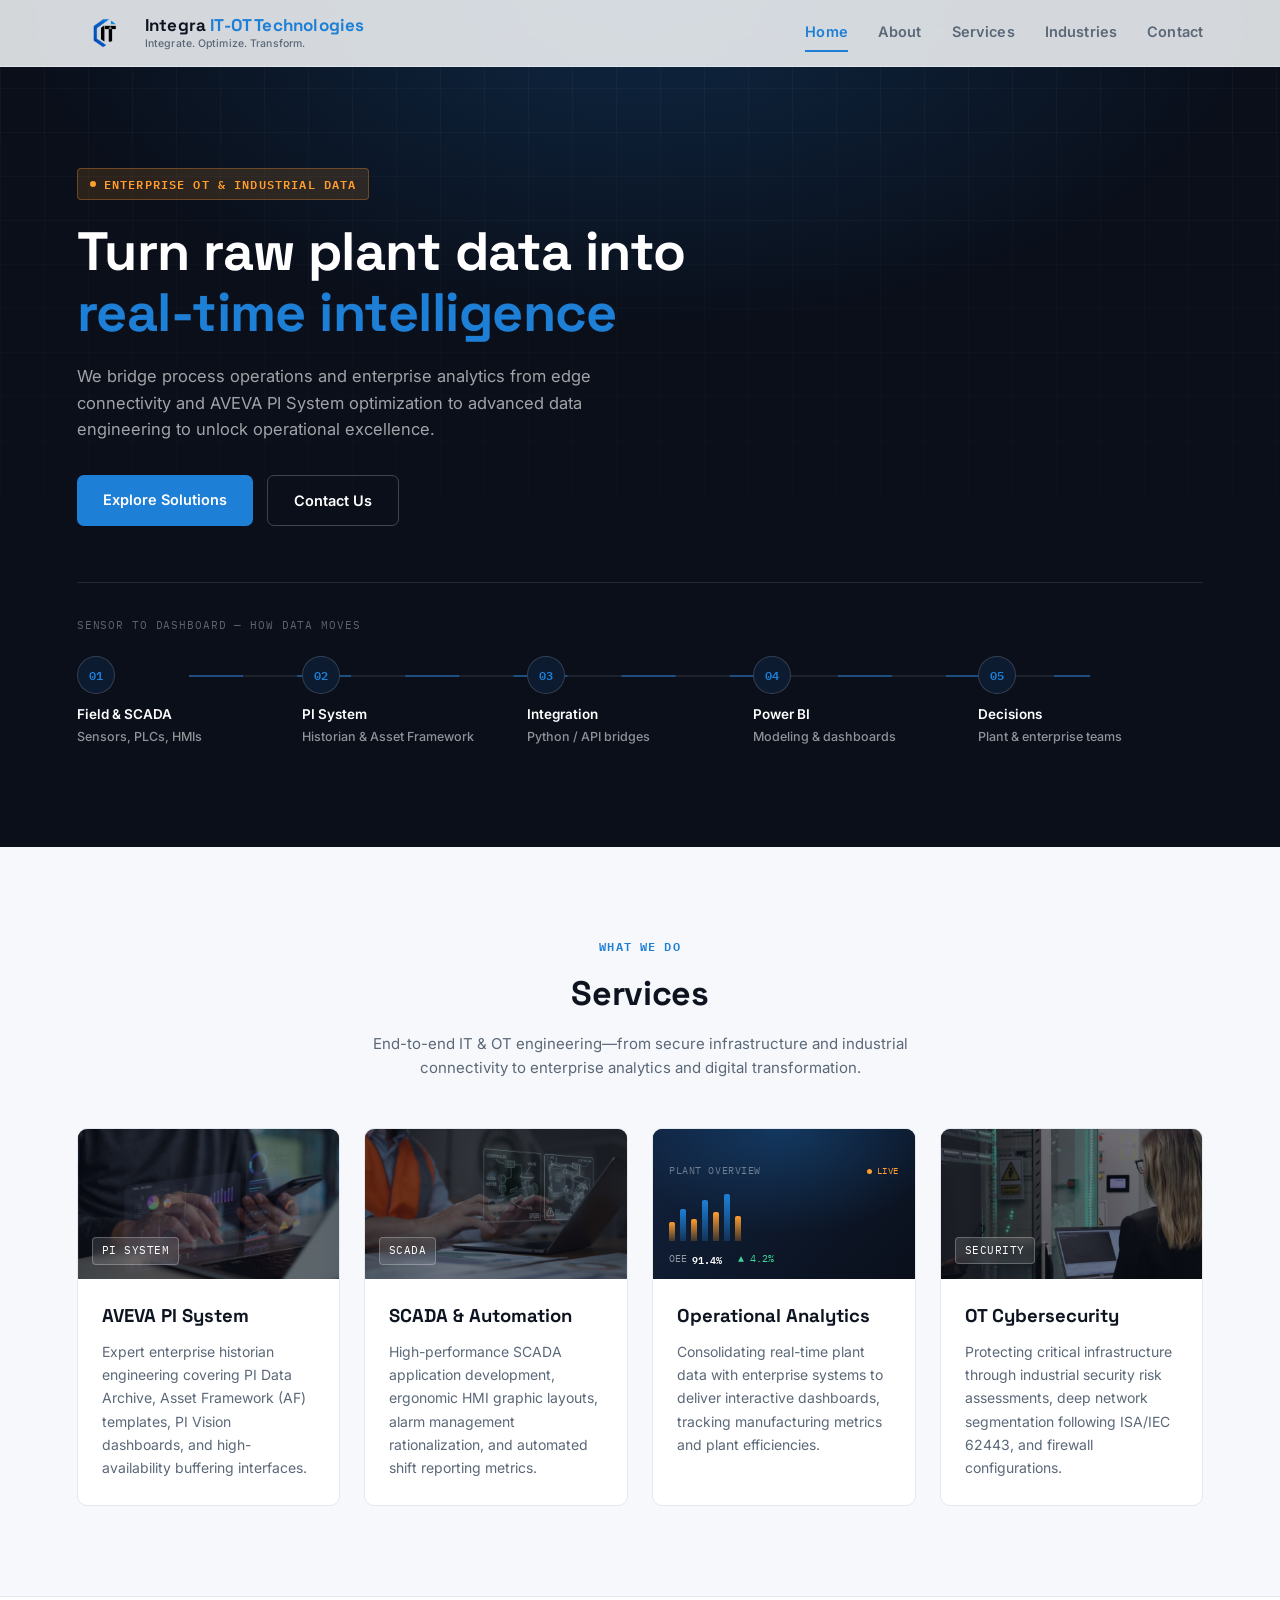
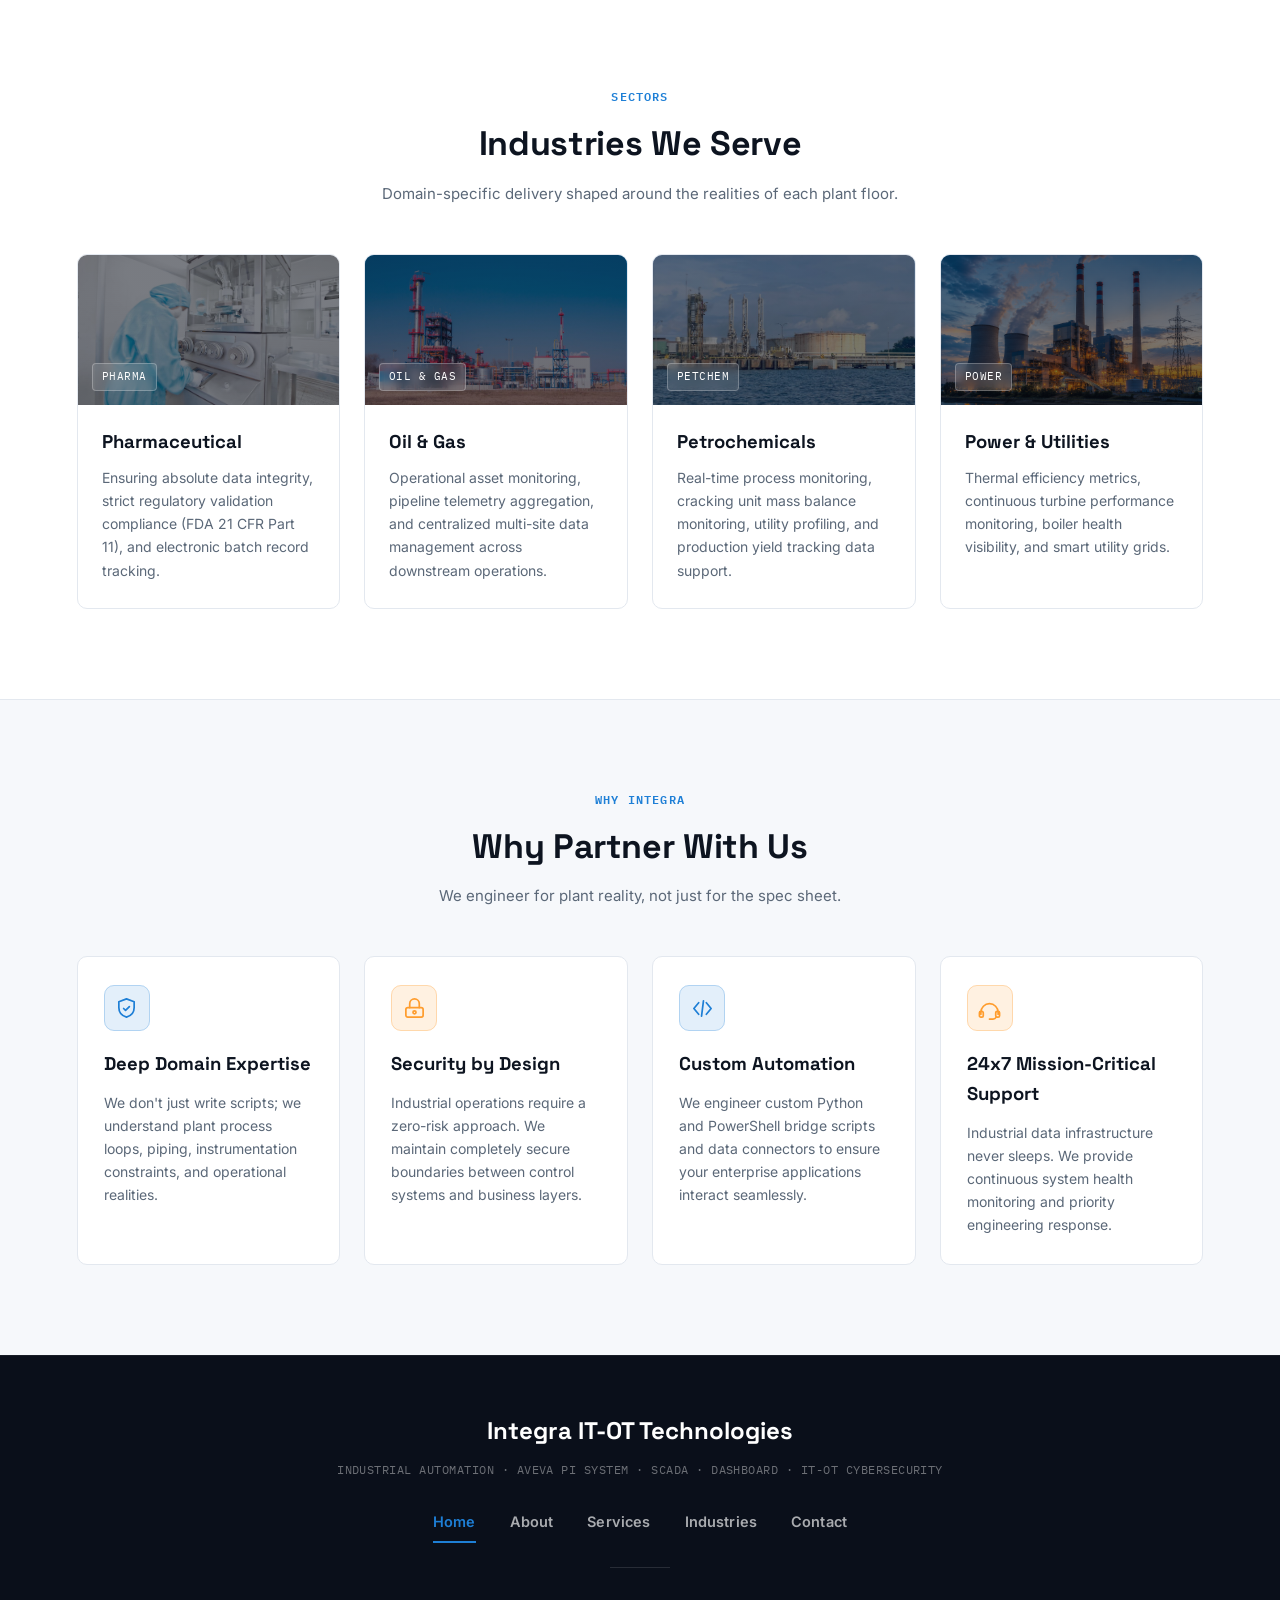
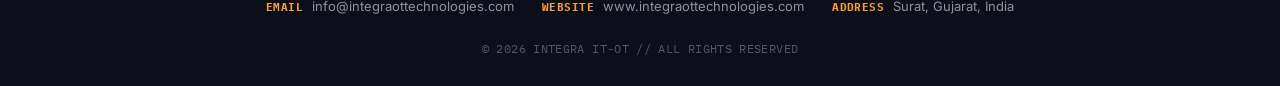
<file: index.html>
<!DOCTYPE html>
<html lang="en">
<head>
<meta charset="UTF-8">
<meta name="viewport" content="width=device-width, initial-scale=1.0">
<title>Integra OT Technologies | Industrial Intelligence &amp; Digital Transformation</title>
<meta name="description" content="Integra OT Technologies provides Industrial Automation, AVEVA PI System, SCADA, Power BI, OT Cybersecurity and Digital Transformation solutions.">

<!-- Favicon & Site Icons -->
<link rel="icon" type="image/png" sizes="180x180" href="https://integraottechnologies.com/images/favicon.png">
<link rel="icon" type="image/png" sizes="32x32" href="https://integraottechnologies.com/images/favicon.png">
<link rel="icon" type="image/png" sizes="48x48" href="https://integraottechnologies.com/images/favicon.png">
<link rel="icon" type="image/png" sizes="192x192" href="https://integraottechnologies.com/images/favicon.png">
<link rel="apple-touch-icon" sizes="180x180" href="https://integraottechnologies.com/images/favicon.png">
<link rel="icon" href="https://integraottechnologies.com/favicon.ico" sizes="any">

<link rel="preconnect" href="https://fonts.googleapis.com">
<link rel="preconnect" href="https://fonts.gstatic.com" crossorigin>
<link href="https://fonts.googleapis.com/css2?family=Space+Grotesk:wght@500;600;700&family=Inter:wght@400;500;600&family=IBM+Plex+Mono:wght@500;600&display=swap" rel="stylesheet">
<style>
/* ==========================================================================
   TOKENS
   ========================================================================== */
:root{
    --ink: #0d1420;
    --mist: #5b6878;
    --line: #e3e8ef;
    --paper: #f6f8fb;
    --deep: #0a0f1a;
    --deep-2: #0d1b30;
    --signal: #1e7fd6;
    --signal-soft: rgba(30,127,214,0.12);
    --amber: #ff9d2e;
    --amber-soft: rgba(255,157,46,0.14);
    --radius: 10px;
    --font-display: 'Space Grotesk', sans-serif;
    --font-body: 'Inter', sans-serif;
    --font-mono: 'IBM Plex Mono', monospace;
}
*{ margin:0; padding:0; box-sizing:border-box; }
html{ scroll-behavior:smooth; }
body{
    font-family: var(--font-body);
    background: var(--paper);
    color: var(--ink);
    line-height: 1.6;
    overflow-x: hidden;
}
img{ display:block; max-width:100%; }
a{ color:inherit; text-decoration:none; }

/* ==========================================================================
   HEADER
   ========================================================================== */
header{
    position: fixed; top:0; left:0; width:100%;
    padding: 16px 6%;
    display:flex; justify-content:space-between; align-items:center;
    background: rgba(246,248,251,0.86);
    backdrop-filter: blur(14px);
    border-bottom: 1px solid var(--line);
    z-index: 1000;
}
.logo{ display:flex; align-items:center; gap:11px; cursor: pointer; }
.logo img{ height: 34px; width:auto; border-radius: 7px; }
.logo .mark{
    width: 34px; height: 34px; border-radius: 7px;
    background: var(--deep);
    display:flex; align-items:center; justify-content:center;
    font-family: var(--font-mono); font-weight:600; font-size:13px; color: var(--amber);
    flex-shrink:0;
}
.logo-text{ display:flex; flex-direction:column; line-height:1.15; }
.logo-text .logo-main{
    font-family: var(--font-display); font-size:17px; font-weight:700;
    letter-spacing:0.01em; color: var(--ink);
}
.logo-text .logo-main .accent{ color: var(--signal); }
.logo-text .logo-tagline{
    font-family: var(--font-body); font-size:10.5px; font-weight:500;
    letter-spacing:0.01em; color: var(--mist); margin-top:2px;
}
nav{ display:flex; align-items:center; gap:30px; }
nav a{
    color: var(--mist); font-size:14.5px; font-weight:600; letter-spacing:0.01em;
    transition: color .2s ease, background-color .2s ease; position: relative; padding-bottom: 2px;
}
nav a:hover{ color: var(--ink); }
nav a.active{ color: var(--signal); }
nav a.active:hover{ color: var(--ink); }
nav a.active::after{
    content:''; position:absolute; left:0; right:0; bottom:-6px; height:2px; background: var(--signal);
}
.menu-toggle{
    display:none; background:none; border:none; font-size:24px; cursor:pointer; color: var(--ink);
}

/* ==========================================================================
   HERO
   ========================================================================== */
.hero{
    padding: 168px 6% 100px;
    background: var(--deep);
    background-image: radial-gradient(ellipse 70% 55% at 50% 0%, rgba(30,127,214,0.22) 0%, transparent 70%);
    position: relative;
    overflow: hidden;
    color: #fff;
}
.hero::before{
    content:''; position:absolute; inset:0;
    background-image:
        linear-gradient(rgba(255,255,255,0.035) 1px, transparent 1px),
        linear-gradient(90deg, rgba(255,255,255,0.035) 1px, transparent 1px);
    background-size: 44px 44px;
    mask-image: linear-gradient(180deg, rgba(0,0,0,0.9), transparent 85%);
    pointer-events:none;
}
.hero-inner{ position:relative; z-index:2; max-width: 1180px; margin:0 auto; }
.hero-top{ max-width: 720px; }
.eyebrow{
    display:inline-flex; align-items:center; gap:8px;
    font-family: var(--font-mono); font-size:11.5px; font-weight:600; letter-spacing:0.1em;
    text-transform:uppercase; color: var(--amber);
    background: var(--amber-soft); border:1px solid rgba(255,157,46,0.3);
    border-radius: 4px; padding:6px 12px; margin-bottom:22px;
}
.eyebrow .dot{ width:6px; height:6px; border-radius:50%; background: var(--amber); }
.hero h1{
    font-family: var(--font-display);
    font-size: clamp(32px, 4.6vw, 54px);
    font-weight:700; line-height:1.12; letter-spacing:-0.01em;
    margin-bottom:20px;
}
.hero h1 em{ font-style:normal; color: var(--signal); }
.hero p{
    font-size:16.5px; color: rgba(255,255,255,0.62); max-width:560px; margin-bottom:32px;
}
.hero-btn-group{ display:flex; gap:14px; flex-wrap:wrap; margin-bottom: 56px; }
.btn{
    padding:13px 26px; border-radius:7px; font-size:14.5px; font-weight:600;
    transition: all .2s ease; display:inline-block;
}
.btn-primary{ background: var(--signal); color:#fff; }
.btn-primary:hover{ background:#1a6fbb; transform: translateY(-1px); }
.btn-outline{ background:transparent; color:#fff; border:1px solid rgba(255,255,255,0.22); }
.btn-outline:hover{ border-color: rgba(255,255,255,0.5); }

/* pipeline schematic - Data stream logic aligned center-to-center */
.pipeline{
    border-top: 1px solid rgba(255,255,255,0.1);
    padding-top: 34px;
}
.pipeline-label{
    font-family: var(--font-mono); font-size:11px; letter-spacing:0.08em; text-transform:uppercase;
    color: rgba(255,255,255,0.35); margin-bottom:22px;
}
.pipeline-row{
    display:grid; grid-template-columns: repeat(5, 1fr);
    position: relative;
}
.pipeline-row svg.connector{
    position:absolute; top:19px; left:10%; width:80%; height:2px; z-index:0;
}

/* base wire - static, subtle */
.pipeline-row svg.connector .flow-line{
    stroke-dasharray: 6 6;
    animation: dashMove 1.4s linear infinite;
}
@keyframes dashMove{
    from{ stroke-dashoffset: 24; }
    to{ stroke-dashoffset: 0; }
}

/* ==========================================================================
   RELAY DATA FLOW — packet travels node-to-node, not straight across
   Total cycle: 4s. Each hop (01→02, 02→03, 03→04, 04→05) gets a ~1s window.
   ========================================================================== */
.data-flow{
    position:absolute; top:19px; height:0; z-index:1; pointer-events:none; width:20%;
}
.data-flow.seg1{ left:10%; }
.data-flow.seg2{ left:30%; }
.data-flow.seg3{ left:50%; }
.data-flow.seg4{ left:70%; }

.data-flow .packet{
    position:absolute;
    top:0;
    left:0;
    width:9px;
    height:9px;
    margin-left:-4.5px;
    margin-top:-4.5px;
    border-radius:50%;
    opacity:0;
}

.seg1 .packet{
    background: var(--signal);
    box-shadow: 0 0 8px 2px rgba(30,127,214,0.9), 0 0 20px 6px rgba(30,127,214,0.35);
    animation: flowSeg1 4s linear infinite;
}
.seg2 .packet{
    background: var(--amber);
    box-shadow: 0 0 8px 2px rgba(255,157,46,0.9), 0 0 20px 6px rgba(255,157,46,0.35);
    animation: flowSeg2 4s linear infinite;
}
.seg3 .packet{
    background: var(--signal);
    box-shadow: 0 0 8px 2px rgba(30,127,214,0.9), 0 0 20px 6px rgba(30,127,214,0.35);
    animation: flowSeg3 4s linear infinite;
}
.seg4 .packet{
    background: var(--amber);
    box-shadow: 0 0 8px 2px rgba(255,157,46,0.9), 0 0 20px 6px rgba(255,157,46,0.35);
    animation: flowSeg4 4s linear infinite;
}

@keyframes flowSeg1{
    0%{ left:0%; opacity:0; }
    2%{ opacity:1; }
    20%{ left:100%; opacity:1; }
    23%{ opacity:0; }
    100%{ opacity:0; }
}
@keyframes flowSeg2{
    0%, 24%{ left:0%; opacity:0; }
    27%{ opacity:1; }
    45%{ left:100%; opacity:1; }
    48%{ opacity:0; }
    100%{ opacity:0; }
}
@keyframes flowSeg3{
    0%, 49%{ left:0%; opacity:0; }
    52%{ opacity:1; }
    70%{ left:100%; opacity:1; }
    73%{ opacity:0; }
    100%{ opacity:0; }
}
@keyframes flowSeg4{
    0%, 74%{ left:0%; opacity:0; }
    77%{ opacity:1; }
    95%{ left:100%; opacity:1; }
    98%{ opacity:0; }
    100%{ opacity:0; }
}

.pipeline-node{ position:relative; z-index:1; display:flex; flex-direction:column; gap:10px; align-items:flex-start; }
.pipeline-node .node-dot{
    width:38px; height:38px; border-radius:50%; background: var(--deep-2);
    border:1px solid rgba(255,255,255,0.16);
    display:flex; align-items:center; justify-content:center;
    font-family: var(--font-mono); font-size:12px; color: var(--signal); font-weight:600;
    animation: nodePulse 4s ease-out infinite;
}

/* Node flashes are timed to match packet ARRIVAL from the relay animation above */
.pipeline-node:nth-child(3) .node-dot{ animation-delay: 0s;   } /* 01 — source */
.pipeline-node:nth-child(4) .node-dot{ animation-delay: 0.8s; } /* 02 — packet arrives at 20% of 4s */
.pipeline-node:nth-child(5) .node-dot{ animation-delay: 1.8s; } /* 03 — arrives at 45% of 4s */
.pipeline-node:nth-child(6) .node-dot{ animation-delay: 2.8s; } /* 04 — arrives at 70% of 4s */
.pipeline-node:nth-child(7) .node-dot{ animation-delay: 3.8s; } /* 05 — arrives at 95% of 4s */

@keyframes nodePulse{
    0%{
        border-color: rgba(30,127,214,0.9);
        box-shadow: 0 0 0 6px rgba(30,127,214,0.18), 0 0 16px 4px rgba(30,127,214,0.5);
        color:#fff;
    }
    12%, 100%{
        border-color: rgba(255,255,255,0.16);
        box-shadow: 0 0 0 0 rgba(30,127,214,0);
        color: var(--signal);
    }
}

.pipeline-node .node-label{ font-size:12.5px; color: rgba(255,255,255,0.55); font-weight:500; }
.pipeline-node .node-label b{ display:block; color:#fff; font-size:13.5px; font-weight:600; margin-bottom:1px; }

@media (prefers-reduced-motion: reduce){
    .data-flow .packet,
    .pipeline-row svg.connector .flow-line,
    .pipeline-node .node-dot{ animation: none !important; opacity:1; }
}

/* ==========================================================================
   SECTION SHELLS
   ========================================================================== */
.section{ padding: 90px 6%; }
.section-head{ max-width: 620px; margin: 0 auto 48px; text-align:center; }
.section-eyebrow{
    font-family: var(--font-mono); font-size:11.5px; font-weight:600; letter-spacing:0.1em;
    text-transform:uppercase; color: var(--signal); margin-bottom:12px;
}
.section h2{
    font-family: var(--font-display); font-size: clamp(26px, 3vw, 34px);
    font-weight:700; letter-spacing:-0.01em; color: var(--ink); margin-bottom:10px;
}
.section-head p{ color: var(--mist); font-size:15px; }

.cards{ display:grid; grid-template-columns: repeat(auto-fit, minmax(250px, 1fr)); gap:24px; max-width:1180px; margin:0 auto; }
.card{
    background:#fff; border:1px solid var(--line); border-radius: var(--radius);
    overflow: hidden; text-align:left; transition: border-color .2s ease, transform .2s ease;
    position: relative;
}
/* Gradient top accent line — matches About page's val-card hover treatment */
.card::before{
    content:''; position:absolute; top:0; left:0; right:0; height:3px;
    background: linear-gradient(90deg, var(--signal), var(--amber));
    transform: scaleX(0); transform-origin:left; transition: transform .3s ease;
    z-index: 2;
}
.card:hover{ border-color: rgba(30,127,214,0.3); transform: translateY(-2px); }
.card:hover::before{ transform: scaleX(1); }
.card .card-media{
    position: relative; height:150px; width:100%;
    background-color: var(--deep);
    background-image:
        linear-gradient(rgba(10,15,26,0.55), rgba(10,15,26,0.55)),
        var(--card-img),
        linear-gradient(135deg, #11223d 0%, #0a0f1a 100%);
    background-size: cover; background-position: center;
}
.card .card-media .tag{
    position:absolute; left:14px; bottom:14px;
    font-family: var(--font-mono); font-size:11px; color:#fff;
    background: rgba(255,255,255,0.12); backdrop-filter: blur(4px);
    border: 1px solid rgba(255,255,255,0.25);
    display:inline-block; padding:4px 9px; border-radius:4px; letter-spacing:0.04em;
}
.card .card-body{ padding:22px 24px 26px; }
.card.no-media .card-body{ padding:28px 26px; }
.card h3{ font-family: var(--font-display); font-size:18.5px; font-weight:700; margin-bottom:10px; color: var(--ink); }
.card p{ font-size:14px; color: var(--mist); line-height:1.65; }

.section.alt{ background:#fff; border-top:1px solid var(--line); border-bottom:1px solid var(--line); }

/* ==========================================================================
   LIVE DASHBOARD MOCKUP (Operational Analytics card)
   ========================================================================== */
.card-media.dashboard-media{
    background-color: var(--deep);
    background-image:
        radial-gradient(ellipse 90% 100% at 50% 0%, rgba(30,127,214,0.28) 0%, transparent 70%),
        linear-gradient(135deg, #11223d 0%, #0a0f1a 100%);
    display:flex; align-items:flex-end; padding:14px 16px 12px;
    overflow:hidden;
}
.dash-mock{ width:100%; }
.dash-mock-top{ display:flex; justify-content:space-between; align-items:center; margin-bottom:10px; }
.dash-mock-title{ font-family: var(--font-mono); font-size:9.5px; letter-spacing:0.06em; color: rgba(255,255,255,0.4); text-transform:uppercase; }
.dash-mock-live{ display:flex; align-items:center; gap:5px; font-family: var(--font-mono); font-size:9px; color: var(--amber); letter-spacing:0.05em; }
.dash-mock-live .live-dot{ width:5px; height:5px; border-radius:50%; background: var(--amber); animation: livePulse 1.6s ease-in-out infinite; }
@keyframes livePulse{
    0%, 100%{ opacity:1; box-shadow: 0 0 0 0 rgba(255,157,46,0.5); }
    50%{ opacity:0.5; box-shadow: 0 0 0 4px rgba(255,157,46,0); }
}
.dash-mock-body{ display:flex; align-items:flex-end; gap:14px; }
.dash-bars{ display:flex; align-items:flex-end; gap:5px; height:52px; flex-shrink:0; }
.dash-bars i{
    display:block; width:6px; border-radius:2px 2px 0 0;
    background: linear-gradient(180deg, var(--signal), rgba(30,127,214,0.25));
    animation: barGrow 3.2s ease-in-out infinite;
    transform-origin: bottom;
}
.dash-bars i:nth-child(odd){ background: linear-gradient(180deg, var(--amber), rgba(255,157,46,0.2)); }
.dash-bars i:nth-child(1){ height:35%; animation-delay:0s; }
.dash-bars i:nth-child(2){ height:60%; animation-delay:.2s; }
.dash-bars i:nth-child(3){ height:42%; animation-delay:.4s; }
.dash-bars i:nth-child(4){ height:78%; animation-delay:.6s; }
.dash-bars i:nth-child(5){ height:55%; animation-delay:.8s; }
.dash-bars i:nth-child(6){ height:90%; animation-delay:1s; }
.dash-bars i:nth-child(7){ height:48%; animation-delay:1.2s; }
@keyframes barGrow{
    0%, 100%{ transform: scaleY(1); }
    50%{ transform: scaleY(1.28); }
}
.dash-line{ flex:1; height:52px; }
.dash-line path.line-path{
    fill:none; stroke: var(--signal); stroke-width:1.6;
    stroke-dasharray: 220; stroke-dashoffset: 220;
    animation: lineDraw 3.2s ease-in-out infinite;
}
.dash-line path.line-fill{ fill: url(#lineGradient); opacity:0; animation: fillIn 3.2s ease-in-out infinite; }
@keyframes lineDraw{
    0%{ stroke-dashoffset: 220; }
    55%, 100%{ stroke-dashoffset: 0; }
}
@keyframes fillIn{
    0%, 40%{ opacity:0; }
    60%, 100%{ opacity:1; }
}
.dash-mock-stats{ display:flex; gap:16px; margin-top:10px; }
.dash-mock-stats span{ font-family: var(--font-mono); font-size:10px; color: rgba(255,255,255,0.55); display:flex; align-items:center; gap:5px; }
.dash-mock-stats b{ color:#fff; font-weight:600; }
.dash-mock-stats .up{ color:#3ed598; }

/* ==========================================================================
   WHY PARTNER — icon badges with motion
   ========================================================================== */
.card.no-media .card-body{ display:flex; flex-direction:column; gap:2px; }
.why-icon{
    width:46px; height:46px; border-radius:10px;
    background: var(--signal-soft);
    display:flex; align-items:center; justify-content:center;
    margin-bottom:16px;
    position:relative;
    transition: transform .3s ease, background .3s ease;
}
.why-icon svg{ width:23px; height:23px; stroke: var(--signal); fill:none; stroke-width:1.8; stroke-linecap:round; stroke-linejoin:round; position:relative; z-index:1; }
.why-icon::before{
    content:''; position:absolute; inset:0; border-radius:10px;
    border:1px solid rgba(30,127,214,0.25);
    animation: iconRing 2.6s ease-out infinite;
}
.card.no-media:nth-child(2) .why-icon{ background: var(--amber-soft); }
.card.no-media:nth-child(2) .why-icon svg{ stroke: var(--amber); }
.card.no-media:nth-child(2) .why-icon::before{ border-color: rgba(255,157,46,0.3); animation-delay:.6s; }
.card.no-media:nth-child(3) .why-icon::before{ animation-delay:1.2s; }
.card.no-media:nth-child(4) .why-icon{ background: var(--amber-soft); }
.card.no-media:nth-child(4) .why-icon svg{ stroke: var(--amber); }
.card.no-media:nth-child(4) .why-icon::before{ border-color: rgba(255,157,46,0.3); animation-delay:1.8s; }

@keyframes iconRing{
    0%{ transform: scale(1); opacity:0.9; }
    100%{ transform: scale(1.55); opacity:0; }
}
.card.no-media:hover .why-icon{ transform: translateY(-3px) rotate(-4deg); }
.card.no-media:hover .why-icon svg{ animation: iconWiggle .5s ease; }
@keyframes iconWiggle{
    0%, 100%{ transform: rotate(0deg); }
    50%{ transform: rotate(8deg); }
}
@media (prefers-reduced-motion: reduce){
    .why-icon::before, .dash-bars i, .dash-mock-live .live-dot, .dash-line path{ animation:none !important; }
}

/* ==========================================================================
   FOOTER STRUCTURE
   ========================================================================== */
footer{ background: var(--deep); padding:56px 6% 28px; text-align:center; border-top:1px solid rgba(255,255,255,0.06); }
.footer-brand{ font-family: var(--font-display); font-size:24px; font-weight:700; color:#fff; margin-bottom:10px; }
.footer-tagline{ font-family: var(--font-mono); font-size:12px; color: rgba(255,255,255,0.4); letter-spacing:0.04em; margin-bottom:30px; }
.footer-nav{ display:flex; gap:34px; justify-content:center; flex-wrap:wrap; margin-bottom:30px; }
.footer-nav a{
    color: rgba(255,255,255,0.65); font-size:14.5px; font-weight:600; transition: color .2s ease;
    position: relative; padding-bottom:4px;
}
.footer-nav a:hover{ color: var(--signal); }
.footer-nav a.active{ color: var(--signal); }
.footer-nav a.active:hover{ color: var(--signal); }
.footer-nav a.active::after{
    content:''; position:absolute; left:0; right:0; bottom:-6px; height:2px; background: var(--signal);
}
.footer-divider{ width:60px; height:1px; background: rgba(255,255,255,0.12); margin:0 auto 28px; }
.footer-details{ display:flex; gap:28px; justify-content:center; flex-wrap:wrap; margin-bottom:22px; }
.footer-details p{ color: rgba(255,255,255,0.55); font-size:13px; }
.footer-details strong{ color: var(--amber); margin-right:5px; font-family: var(--font-mono); font-size:11px; letter-spacing:0.04em; text-transform:uppercase; }
footer .copyright{ color: rgba(255,255,255,0.3); font-size:12px; font-family: var(--font-mono); letter-spacing:0.03em; }

footer a {
    visibility: visible !important;
    opacity: 1 !important;
    pointer-events: auto !important;
}

/* ==========================================================================
   SCROLL REVEAL
   ========================================================================== */
.reveal{ opacity:0; transform: translateY(24px); transition: opacity .7s ease, transform .7s ease; }
.reveal.is-visible{ opacity:1; transform: translateY(0); }
@media (prefers-reduced-motion: reduce){
    .reveal{ opacity:1; transform:none; transition:none; }
    html{ scroll-behavior:auto; }
}

/* ==========================================================================
   RESPONSIVE
   ========================================================================== */
@media(max-width:900px){
    .pipeline-row{ grid-template-columns: repeat(3, 1fr); row-gap:28px; }
    .pipeline-row svg.connector, .data-flow { display:none; }
}
@media(max-width:768px){
    header{ padding:14px 5%; }
    .menu-toggle{ display:block; }

    header nav{
        display:flex; visibility:hidden; opacity:0; pointer-events:none;
        position:absolute; top:100%; left:0; width:100%;
        flex-direction:column; align-items:flex-start; gap:0;
        background:#fff; border-top:1px solid var(--line);
        box-shadow: 0 16px 30px rgba(0,0,0,0.08);
        padding:10px 0; transform: translateY(-8px);
        transition: all .25s ease;
    }
    header nav.active{ visibility:visible; opacity:1; pointer-events:auto; transform: translateY(0); }
    header nav a{ width:100%; padding:13px 6%; border-bottom:1px solid var(--line); color: var(--mist); }
    header nav a:last-child{ border-bottom:none; }
    header nav a.active::after{ display:none; }

    /* FIX: active page link now stays highlighted inside the mobile menu */
    header nav a.active{
        color: var(--signal) !important;
        background: var(--signal-soft);
        font-weight: 700;
    }

    .hero{ padding:120px 6% 64px; }
    .hero-btn-group{ flex-direction:column; }
    .pipeline-row{ grid-template-columns: repeat(2, 1fr); }
    .footer-details{ flex-direction:column; gap:8px; }
    .footer-nav{ gap:18px; }
}
</style>
</head>

<body>

<header>
    <a href="./index.html" class="logo">
        <img src="images/logo.png" alt="Integra OT Technologies" onerror="this.replaceWith(Object.assign(document.createElement('div'),{className:'mark',textContent:'OT'}))">
        <div class="logo-text">
            <span class="logo-main">Integra <span class="accent">IT-OT Technologies</span></span>
            <span class="logo-tagline">Integrate. Optimize. Transform.</span>
        </div>
    </a>
    <button class="menu-toggle" id="mobile-menu" aria-label="Toggle navigation" aria-expanded="false">&#9776;</button>
    <nav id="navbar">
        <a href="./index.html" class="active">Home</a>
        <a href="about.html">About</a>
        <a href="services.html">Services</a>
        <a href="industries.html">Industries</a>
        <a href="contact.html">Contact</a>
    </nav>
</header>

<section class="hero">
    <div class="hero-inner">
        <div class="hero-top">
            <div class="eyebrow"><span class="dot"></span>Enterprise OT &amp; Industrial Data</div>
            <h1>Turn raw plant data into <em>real‑time intelligence</em></h1>
            <p>We bridge process operations and enterprise analytics from edge connectivity and AVEVA&nbsp;PI&nbsp;System optimization to advanced data engineering  to unlock operational excellence.</p>
            <div class="hero-btn-group">
                <a href="services.html" class="btn btn-primary">Explore Solutions</a>
                <a href="contact.html" class="btn btn-outline">Contact Us</a>
            </div>
        </div>

        <div class="pipeline">
            <div class="pipeline-label">Sensor to dashboard — how data moves</div>
            <div class="pipeline-row">

                <svg class="connector" preserveAspectRatio="none" viewBox="0 0 100 2">
                    <line x1="0" y1="1" x2="100" y2="1" stroke="rgba(255,255,255,0.16)" stroke-width="1"/>
                    <line class="flow-line" x1="0" y1="1" x2="100" y2="1" stroke="rgba(30,127,214,0.65)" stroke-width="1.4"/>
                </svg>

                <div class="data-flow seg1" aria-hidden="true"><span class="packet"></span></div>
                <div class="data-flow seg2" aria-hidden="true"><span class="packet"></span></div>
                <div class="data-flow seg3" aria-hidden="true"><span class="packet"></span></div>
                <div class="data-flow seg4" aria-hidden="true"><span class="packet"></span></div>

                <div class="pipeline-node"><div class="node-dot">01</div><div class="node-label"><b>Field &amp; SCADA</b>Sensors, PLCs, HMIs</div></div>
                <div class="pipeline-node"><div class="node-dot">02</div><div class="node-label"><b>PI System</b>Historian &amp; Asset Framework</div></div>
                <div class="pipeline-node"><div class="node-dot">03</div><div class="node-label"><b>Integration</b>Python / API bridges</div></div>
                <div class="pipeline-node"><div class="node-dot">04</div><div class="node-label"><b>Power BI</b>Modeling &amp; dashboards</div></div>
                <div class="pipeline-node"><div class="node-dot">05</div><div class="node-label"><b>Decisions</b>Plant &amp; enterprise teams</div></div>
            </div>
        </div>
    </div>
</section>

<section class="section reveal">
    <div class="section-head">
        <div class="section-eyebrow">What We Do</div>
        <h2>Services</h2>
        <p>End-to-end IT & OT engineering—from secure infrastructure and industrial connectivity to enterprise analytics and digital transformation.</p>
    </div>
    <div class="cards">
        <div class="card">
            <div class="card-media" style="--card-img:url('images/pi-system.jpg')"><span class="tag">PI SYSTEM</span></div>
            <div class="card-body">
                <h3>AVEVA PI System</h3>
                <p>Expert enterprise historian engineering covering PI Data Archive, Asset Framework (AF) templates, PI Vision dashboards, and high-availability buffering interfaces.</p>
            </div>
        </div>
        <div class="card">
            <div class="card-media" style="--card-img:url('images/scada.jpg')"><span class="tag">SCADA</span></div>
            <div class="card-body">
                <h3>SCADA &amp; Automation</h3>
                <p>High-performance SCADA application development, ergonomic HMI graphic layouts, alarm management rationalization, and automated shift reporting metrics.</p>
            </div>
        </div>
        <div class="card">
            <div class="card-media dashboard-media">
                <div class="dash-mock">
                    <div class="dash-mock-top">
                        <span class="dash-mock-title">Plant Overview</span>
                        <span class="dash-mock-live"><span class="live-dot"></span>LIVE</span>
                    </div>
                    <div class="dash-mock-body">
                        <div class="dash-bars">
                            <i></i><i></i><i></i><i></i><i></i><i></i><i></i>
                        </div>
                        <svg class="dash-line" viewBox="0 0 120 52" preserveAspectRatio="none">
                            <defs>
                                <linearGradient id="lineGradient" x1="0" y1="0" x2="0" y2="1">
                                    <stop offset="0%" stop-color="rgba(30,127,214,0.35)"/>
                                    <stop offset="100%" stop-color="rgba(30,127,214,0)"/>
                                </linearGradient>
                            </defs>
                            <path class="line-fill" d="M0,40 L15,28 L32,34 L48,14 L65,22 L82,8 L100,18 L120,10 L120,52 L0,52 Z"/>
                            <path class="line-path" d="M0,40 L15,28 L32,34 L48,14 L65,22 L82,8 L100,18 L120,10"/>
                        </svg>
                    </div>
                    <div class="dash-mock-stats">
                        <span>OEE <b>91.4%</b></span>
                        <span class="up">▲ 4.2%</span>
                    </div>
                </div>
            </div>
            <div class="card-body">
                <h3>Operational Analytics</h3>
                <p>Consolidating real-time plant data with enterprise systems to deliver interactive dashboards, tracking manufacturing metrics and plant efficiencies.</p>
            </div>
        </div>
        <div class="card">
            <div class="card-media" style="--card-img:url('images/cybersecurity.jpg')"><span class="tag">SECURITY</span></div>
            <div class="card-body">
                <h3>OT Cybersecurity</h3>
                <p>Protecting critical infrastructure through industrial security risk assessments, deep network segmentation following ISA/IEC 62443, and firewall configurations.</p>
            </div>
        </div>
    </div>
</section>

<section class="section alt reveal" id="industries-section">
    <div class="section-head">
        <div class="section-eyebrow">Sectors</div>
        <h2>Industries We Serve</h2>
        <p>Domain-specific delivery shaped around the realities of each plant floor.</p>
    </div>
    <div class="cards">
        <div class="card">
            <div class="card-media" style="--card-img:url('images/pharma.jpg')"><span class="tag">PHARMA</span></div>
            <div class="card-body">
                <h3>Pharmaceutical</h3>
                <p>Ensuring absolute data integrity, strict regulatory validation compliance (FDA 21 CFR Part 11), and electronic batch record tracking.</p>
            </div>
        </div>
        <div class="card">
            <div class="card-media" style="--card-img:url('images/oilgas.jpg')"><span class="tag">OIL &amp; GAS</span></div>
            <div class="card-body">
                <h3>Oil &amp; Gas</h3>
                <p>Operational asset monitoring, pipeline telemetry aggregation, and centralized multi-site data management across downstream operations.</p>
            </div>
        </div>
        <div class="card">
            <div class="card-media" style="--card-img:url('images/Petrochemicals.jpg')"><span class="tag">PETCHEM</span></div>
            <div class="card-body">
                <h3>Petrochemicals</h3>
                <p>Real-time process monitoring, cracking unit mass balance monitoring, utility profiling, and production yield tracking data support.</p>
            </div>
        </div>
        <div class="card">
            <div class="card-media" style="--card-img:url('images/power.jpg')"><span class="tag">POWER</span></div>
            <div class="card-body">
                <h3>Power &amp; Utilities</h3>
                <p>Thermal efficiency metrics, continuous turbine performance monitoring, boiler health visibility, and smart utility grids.</p>
            </div>
        </div>
    </div>
</section>

<section class="section reveal">
    <div class="section-head">
        <div class="section-eyebrow">Why Integra</div>
        <h2>Why Partner With Us</h2>
        <p>We engineer for plant reality, not just for the spec sheet.</p>
    </div>
    <div class="cards">
        <div class="card no-media">
            <div class="card-body">
            <div class="why-icon">
                <svg viewBox="0 0 24 24"><path d="M12 2 4 5v6c0 5 3.4 8.7 8 10 4.6-1.3 8-5 8-10V5l-8-3Z"/><path d="m9 12 2 2 4-4"/></svg>
            </div>
            <h3>Deep Domain Expertise</h3>
            <p>We don't just write scripts; we understand plant process loops, piping, instrumentation constraints, and operational realities.</p>
            </div>
        </div>
        <div class="card no-media">
            <div class="card-body">
            <div class="why-icon">
                <svg viewBox="0 0 24 24"><rect x="3" y="11" width="18" height="10" rx="2"/><path d="M7 11V7a5 5 0 0 1 10 0v4"/><circle cx="12" cy="16" r="1.6"/></svg>
            </div>
            <h3>Security by Design</h3>
            <p>Industrial operations require a zero-risk approach. We maintain completely secure boundaries between control systems and business layers.</p>
            </div>
        </div>
        <div class="card no-media">
            <div class="card-body">
            <div class="why-icon">
                <svg viewBox="0 0 24 24"><path d="m8 6-5 6 5 6"/><path d="m16 6 5 6-5 6"/><path d="m13 4-2 16"/></svg>
            </div>
            <h3>Custom Automation</h3>
            <p>We engineer custom Python and PowerShell bridge scripts and data connectors to ensure your enterprise applications interact seamlessly.</p>
            </div>
        </div>
        <div class="card no-media">
            <div class="card-body">
            <div class="why-icon">
                <svg viewBox="0 0 24 24"><path d="M3 18v-2a9 9 0 0 1 18 0v2"/><rect x="1.5" y="15" width="4" height="6" rx="1.5"/><rect x="18.5" y="15" width="4" height="6" rx="1.5"/><path d="M19 21a4 4 0 0 1-4 2h-3"/></svg>
            </div>
            <h3>24x7 Mission-Critical Support</h3>
            <p>Industrial data infrastructure never sleeps. We provide continuous system health monitoring and priority engineering response.</p>
            </div>
        </div>
    </div>
</section>
<footer>
    <div class="footer-brand">Integra IT-OT Technologies</div>
    <div class="footer-tagline">INDUSTRIAL AUTOMATION · AVEVA PI SYSTEM · SCADA · DASHBOARD · IT-OT CYBERSECURITY</div>
    <nav class="footer-nav">
        <a href="./index.html" class="active">Home</a>
        <a href="about.html">About</a>
        <a href="services.html">Services</a>
        <a href="industries.html">Industries</a>
        <a href="contact.html">Contact</a>
    </nav>
    <div class="footer-divider"></div>
    <div class="footer-details">
        <p><strong>Email</strong> info@integraottechnologies.com</p>
        <p><strong>Website</strong> www.integraottechnologies.com</p>
        <p><strong>Address</strong> Surat, Gujarat, India</p>
    </div>
    <p class="copyright">&copy; 2026 INTEGRA IT-OT // ALL RIGHTS RESERVED</p>
</footer>

<script>
(function(){
    var mobileMenu = document.getElementById('mobile-menu');
    var navbar = document.getElementById('navbar');

    mobileMenu.addEventListener('click', function(){
        var open = navbar.classList.toggle('active');
        mobileMenu.innerHTML = open ? '&times;' : '&#9776;';
        mobileMenu.setAttribute('aria-expanded', open);
    });

    navbar.querySelectorAll('a').forEach(function(link){
        link.addEventListener('click', function(){
            navbar.classList.remove('active');
            mobileMenu.innerHTML = '&#9776;';
            mobileMenu.setAttribute('aria-expanded', 'false');
        });
    });

    var revealEls = document.querySelectorAll('.reveal');
    if('IntersectionObserver' in window){
        var io = new IntersectionObserver(function(entries){
            entries.forEach(function(entry){
                if(entry.isIntersecting){
                    entry.target.classList.add('is-visible');
                    io.unobserve(entry.target);
                }
            });
        }, { threshold: 0.12 });
        revealEls.forEach(function(el){ io.observe(el); });
    } else {
        revealEls.forEach(function(el){ el.classList.add('is-visible'); });
    }
})();
</script>

</body>
</html>
</file>
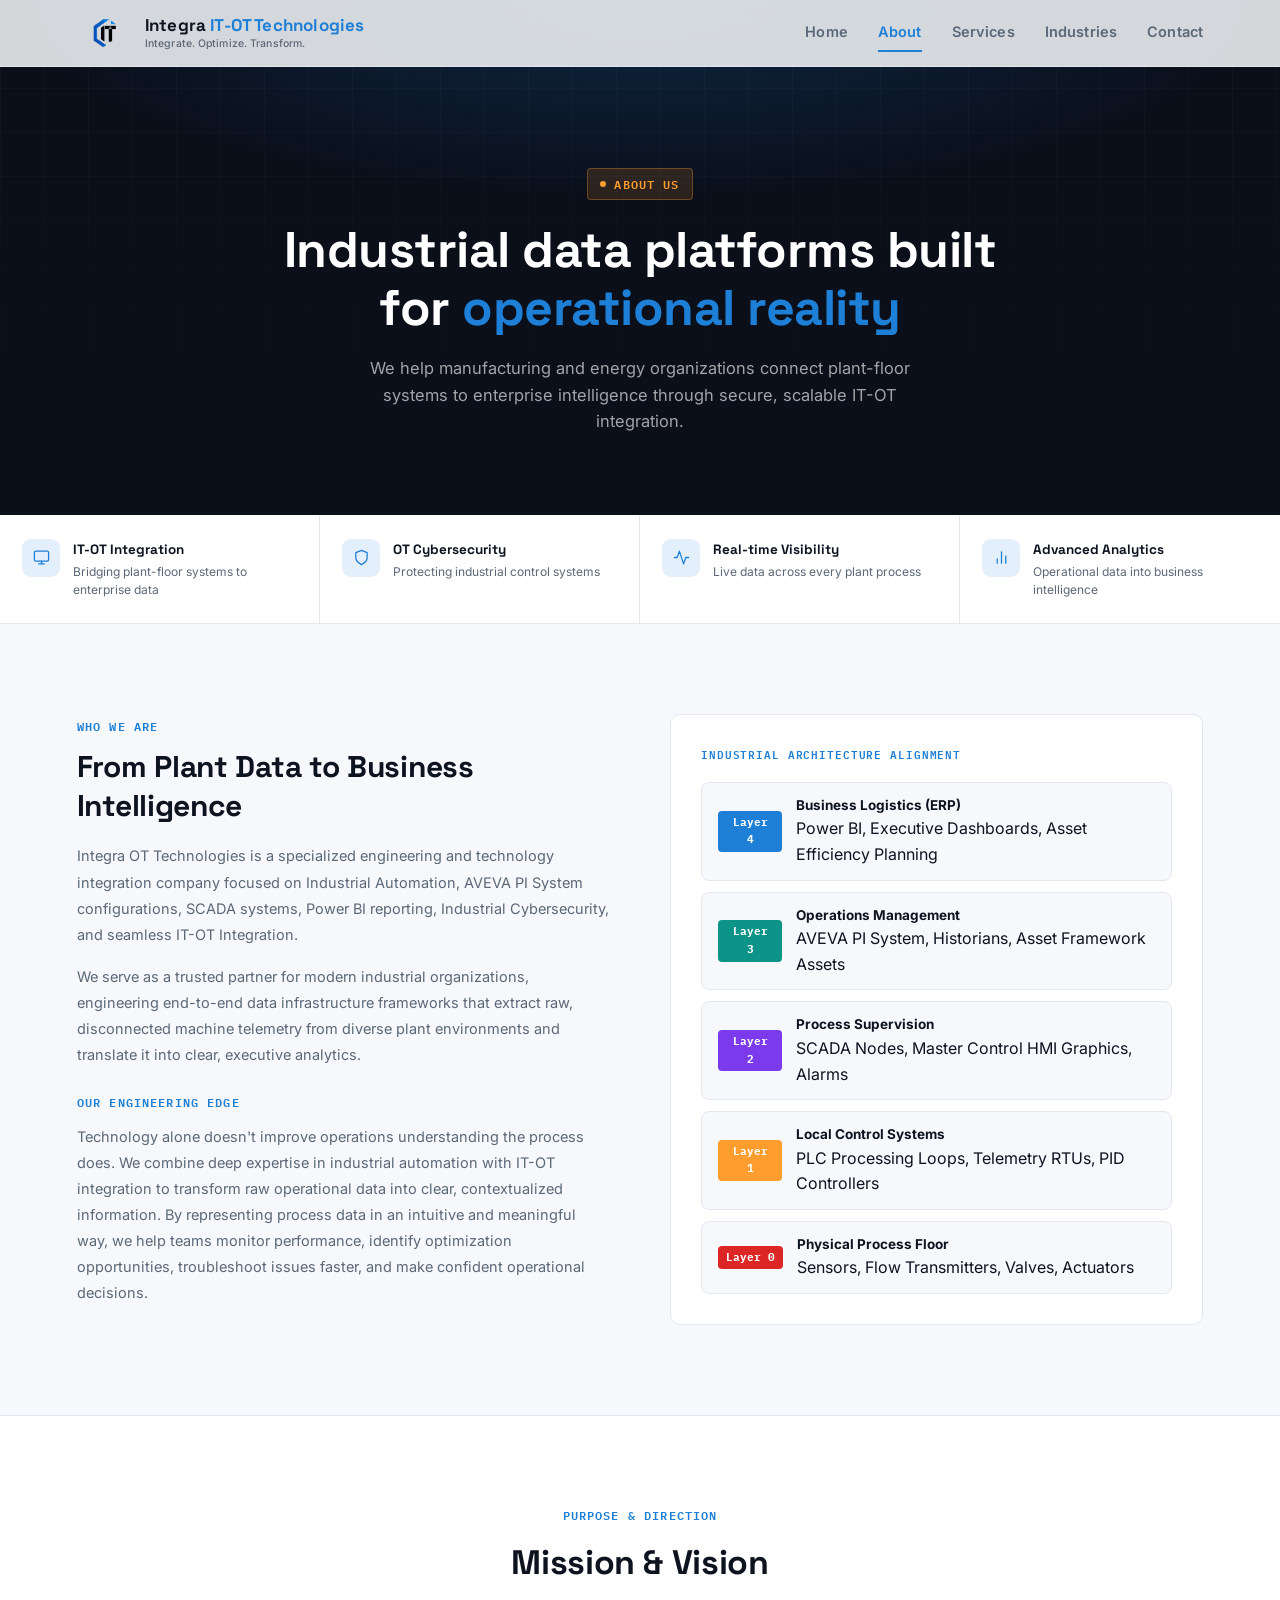
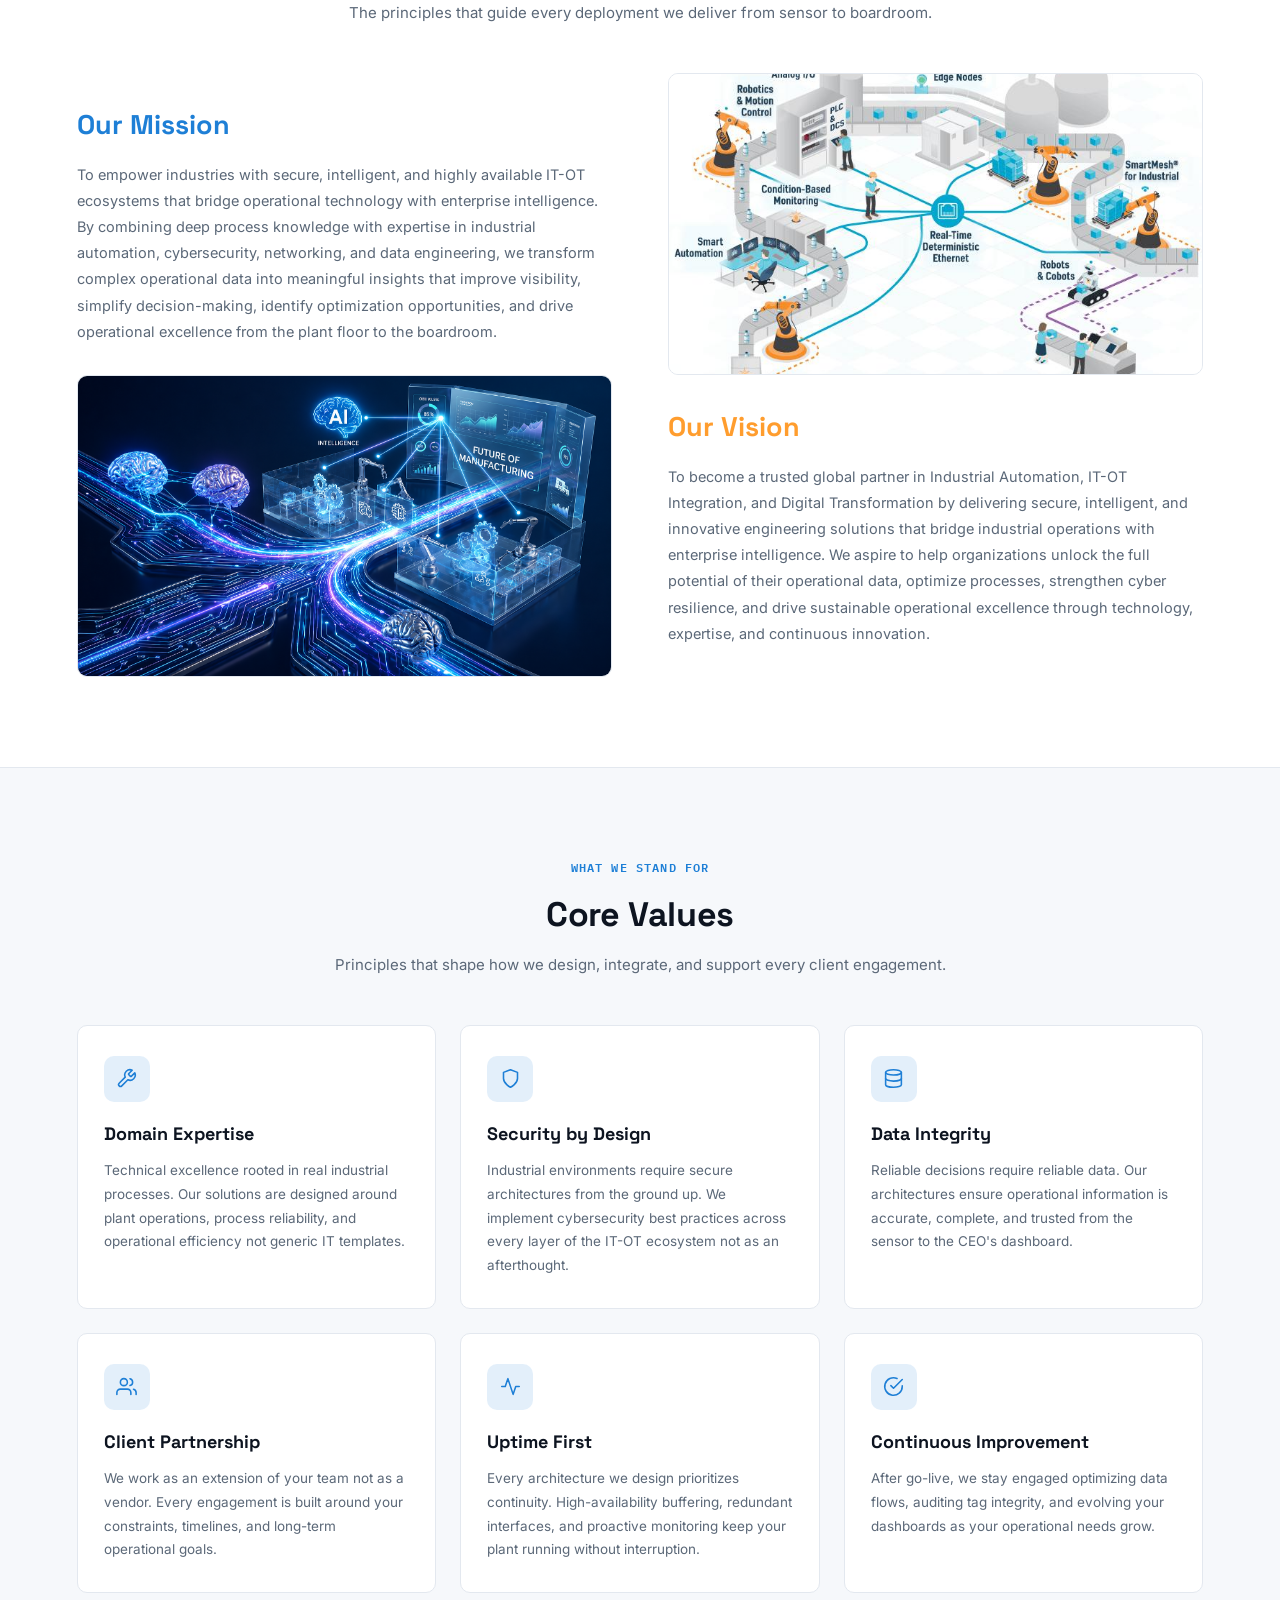
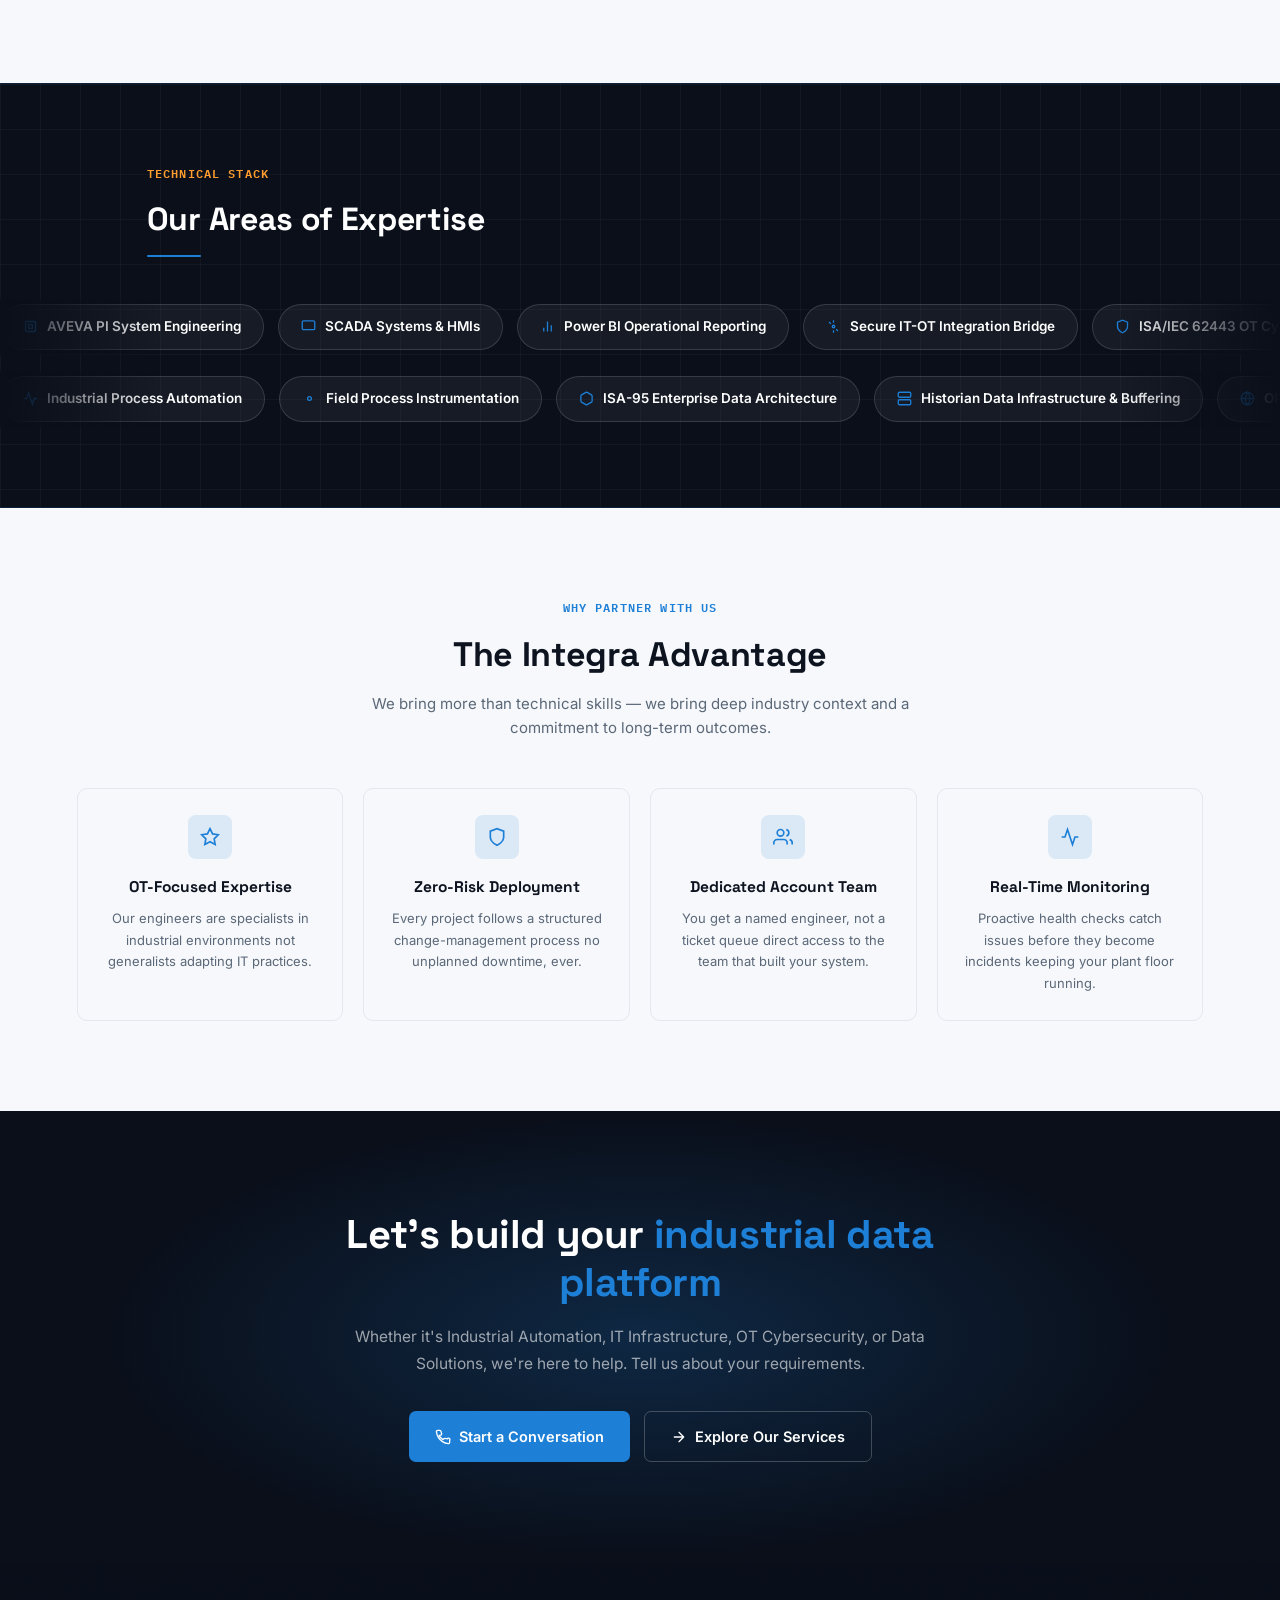
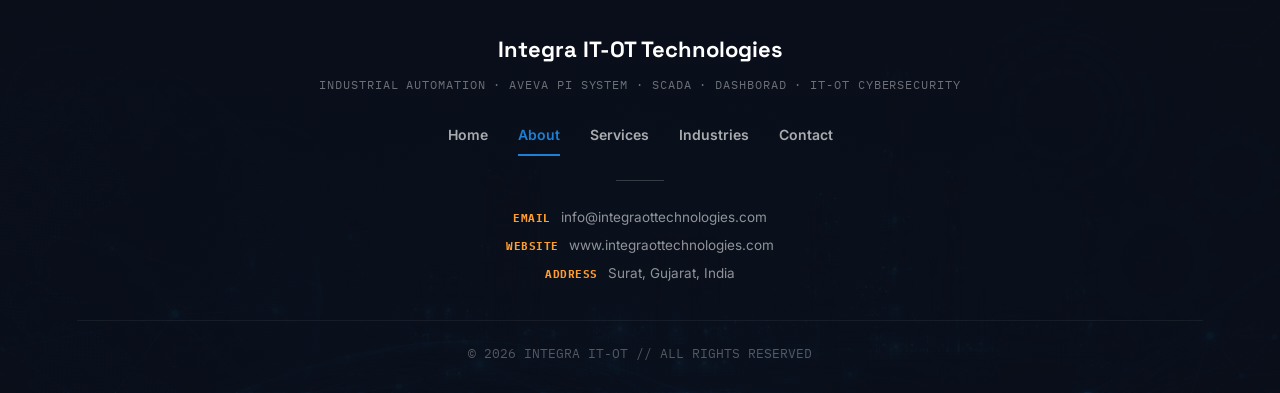
<file: about.html>
<!DOCTYPE html>
<html lang="en">
<head>
<meta charset="UTF-8">
<meta name="viewport" content="width=device-width, initial-scale=1.0">
<title>About Us | Integra OT Technologies</title>
<meta name="description" content="Discover our specialized engineering background in AVEVA PI System infrastructure, SCADA frameworks, and secure industrial IT-OT data integration.">

<link rel="icon" type="image/png" sizes="180x180" href="https://integraottechnologies.com/images/favicon.png">
<link rel="icon" type="image/png" sizes="32x32" href="https://integraottechnologies.com/images/favicon.png">
<link rel="icon" type="image/png" sizes="48x48" href="https://integraottechnologies.com/images/favicon.png">
<link rel="icon" type="image/png" sizes="192x192" href="https://integraottechnologies.com/images/favicon.png">
<link rel="apple-touch-icon" sizes="180x180" href="https://integraottechnologies.com/images/favicon.png">
<link rel="icon" href="https://integraottechnologies.com/favicon.ico" sizes="any">

<link rel="preconnect" href="https://fonts.googleapis.com">
<link rel="preconnect" href="https://fonts.gstatic.com" crossorigin>
<link href="https://fonts.googleapis.com/css2?family=Space+Grotesk:wght@500;600;700&family=Inter:wght@400;500;600&family=IBM+Plex+Mono:wght@500;600&display=swap" rel="stylesheet">
<style>
/* ==========================================================================
   TOKENS (shared with index.html / services.html)
   ========================================================================== */
:root{
    --ink: #0d1420;
    --mist: #5b6878;
    --line: #e3e8ef;
    --paper: #f6f8fb;
    --deep: #0a0f1a;
    --deep-2: #0d1b30;
    --signal: #1e7fd6;
    --signal-soft: rgba(30,127,214,0.12);
    --amber: #ff9d2e;
    --amber-soft: rgba(255,157,46,0.14);
    --radius: 10px;
    --font-display: 'Space Grotesk', sans-serif;
    --font-body: 'Inter', sans-serif;
    --font-mono: 'IBM Plex Mono', monospace;
}
*{ margin:0; padding:0; box-sizing:border-box; }
html{ scroll-behavior:smooth; }
body{
    font-family: var(--font-body);
    background: var(--paper);
    color: var(--ink);
    line-height: 1.6;
    overflow-x: hidden;
}
img{ display:block; max-width:100%; }
a{ text-decoration:none; color:inherit; }

/* ==========================================================================
   HEADER
   ========================================================================== */
header{
    position: fixed; top:0; left:0; width:100%;
    padding: 16px 6%;
    display:flex; justify-content:space-between; align-items:center;
    background: rgba(246,248,251,0.86);
    backdrop-filter: blur(14px);
    border-bottom: 1px solid var(--line);
    z-index: 1000;
}
.logo{ display:flex; align-items:center; gap:11px; cursor: pointer; }
.logo img{ height: 34px; width:auto; border-radius: 7px; }
.logo .mark{
    width: 34px; height: 34px; border-radius: 7px;
    background: var(--deep);
    display:flex; align-items:center; justify-content:center;
    font-family: var(--font-mono); font-weight:600; font-size:13px; color: var(--amber);
    flex-shrink:0;
}
.logo-text{ display:flex; flex-direction:column; line-height:1.15; }
.logo-text .logo-main{
    font-family: var(--font-display); font-size:17px; font-weight:700;
    letter-spacing:0.01em; color: var(--ink);
}
.logo-text .logo-main .accent{ color: var(--signal); }
.logo-text .logo-tagline{
    font-family: var(--font-body); font-size:10.5px; font-weight:500;
    letter-spacing:0.01em; color: var(--mist); margin-top:2px;
}
nav{ display:flex; align-items:center; gap:30px; }
nav a{
    color: var(--mist); font-size:14.5px; font-weight:600; letter-spacing:0.01em;
    transition: color .2s ease, background-color .2s ease; position: relative; padding-bottom: 2px;
}
nav a:hover{ color: var(--ink); }
nav a.active{ color: var(--signal); }
nav a.active::after{
    content:''; position:absolute; left:0; right:0; bottom:-6px; height:2px; background: var(--signal);
}
.menu-toggle{
    display:none; background:none; border:none; font-size:24px; cursor:pointer; color: var(--ink);
}

/* ==========================================================================
   HERO
   ========================================================================== */
.hero{
    padding: 168px 6% 80px;
    background: var(--deep);
    background-image: radial-gradient(ellipse 70% 55% at 50% 0%, rgba(30,127,214,0.22) 0%, transparent 70%);
    position: relative;
    overflow: hidden;
    color: #fff;
    text-align: center;
}
.hero::before{
    content:''; position:absolute; inset:0;
    background-image:
        linear-gradient(rgba(255,255,255,0.035) 1px, transparent 1px),
        linear-gradient(90deg, rgba(255,255,255,0.035) 1px, transparent 1px);
    background-size: 44px 44px;
    mask-image: linear-gradient(180deg, rgba(0,0,0,0.9), transparent 85%);
    pointer-events:none;
}
.hero-inner{ position:relative; z-index:2; max-width: 780px; margin:0 auto; }
.eyebrow{
    display:inline-flex; align-items:center; gap:8px;
    font-family: var(--font-mono); font-size:11.5px; font-weight:600; letter-spacing:0.1em;
    text-transform:uppercase; color: var(--amber);
    background: var(--amber-soft); border:1px solid rgba(255,157,46,0.3);
    border-radius: 4px; padding:6px 12px; margin-bottom:22px;
}
.eyebrow .dot{ width:6px; height:6px; border-radius:50%; background: var(--amber); }
.hero h1{
    font-family: var(--font-display);
    font-size: clamp(32px, 4.6vw, 50px);
    font-weight:700; line-height:1.15; letter-spacing:-0.01em;
    margin-bottom:18px;
}
.hero h1 em{ font-style:normal; color: var(--signal); }
.hero p{
    font-size:16.5px; color: rgba(255,255,255,0.62); max-width:600px; margin:0 auto;
}

/* ==========================================================================
   CAPABILITY STRIP
   ========================================================================== */
.capability-strip{ display:grid; grid-template-columns: repeat(4, 1fr); background:#fff; border-bottom:1px solid var(--line); }
.cap-item{ padding:24px 22px; border-right:1px solid var(--line); display:flex; align-items:flex-start; gap:13px; transition: background .2s ease; }
.cap-item:hover{ background: var(--paper); }
.cap-item:last-child{ border-right:none; }
.cap-icon{
    width:38px; height:38px; min-width:38px; border-radius:9px; background: var(--signal-soft);
    display:flex; align-items:center; justify-content:center;
}
.cap-icon svg{ width:17px; height:17px; stroke: var(--signal); fill:none; stroke-width:1.8; stroke-linecap:round; stroke-linejoin:round; }
.cap-text h4{ font-family: var(--font-display); font-size:13.5px; font-weight:700; color: var(--ink); margin-bottom:3px; }
.cap-text p{ font-size:12px; color: var(--mist); line-height:1.5; }

/* ==========================================================================
   SECTION SHELLS
   ========================================================================== */
.section{ padding: 90px 6%; }
.section-head{ max-width: 620px; margin: 0 auto 48px; text-align:center; }
.section-eyebrow{
    font-family: var(--font-mono); font-size:11.5px; font-weight:600; letter-spacing:0.1em;
    text-transform:uppercase; color: var(--signal); margin-bottom:12px; display:block;
}
.section h2{
    font-family: var(--font-display); font-size: clamp(26px, 3vw, 34px);
    font-weight:700; letter-spacing:-0.01em; color: var(--ink); margin-bottom:10px;
}
.section-head p{ color: var(--mist); font-size:15px; }
.section.alt{ background:#fff; border-top:1px solid var(--line); border-bottom:1px solid var(--line); }

/* ==========================================================================
   OVERVIEW & ARCHITECTURE STACK
   ========================================================================== */
.overview-grid{ display:grid; grid-template-columns: 1fr 1fr; gap:60px; align-items:center; max-width:1140px; margin:0 auto; }
.overview-text h2{
    font-family: var(--font-display); font-size: clamp(24px, 3vw, 30px); font-weight:700;
    color: var(--ink); line-height:1.3; margin-bottom:18px;
}
.overview-text p{ font-size:14.5px; color: var(--mist); line-height:1.8; margin-bottom:16px; }

.arch-visual{
    background:#fff; border:1px solid var(--line); border-radius: var(--radius);
    padding:30px; display:flex; flex-direction:column; gap:11px;
}
.arch-visual-label{
    font-family: var(--font-mono); font-size:11px; font-weight:600; letter-spacing:0.08em; text-transform:uppercase;
    color: var(--signal); margin-bottom:8px; display:block;
}
.arch-stack-layer{
    display:flex; align-items:center; gap:14px; background: var(--paper); 
    border:1px solid var(--line); border-radius:8px; padding:12px 16px;
    transition: all .2s ease;
}
.arch-stack-layer:hover{
    border-color: rgba(30,127,214,0.25);
    background: #fff;
    box-shadow: 0 4px 12px rgba(13,20,32,0.03);
}
.arch-level{
    font-family: var(--font-mono); font-size:11px; font-weight:700; color: #fff;
    padding:3px 8px; border-radius:4px; min-width:64px; text-align:center;
}
.arch-meta{ display:flex; flex-direction:column; }
.arch-title{ font-size:13.5px; font-weight:700; color: var(--ink); }
.arch-desc( font-size:11.5px; color: var(--mist); margin-top:1px; )

/* ==========================================================================
   MISSION & VISION
   ========================================================================== */
.mv-container{ max-width:1140px; margin:0 auto; display:flex; flex-direction:column; gap:60px; }
.mv-row{ display:grid; grid-template-columns: 1fr 1fr; gap:56px; align-items:center; }
.mv-row.reverse{ direction:rtl; }
.mv-row.reverse .mv-card{ direction:ltr; }
.mv-card h3{ font-family: var(--font-display); font-size: clamp(22px, 2.6vw, 27px); font-weight:700; margin-bottom:16px; }
.mv-card.mission h3{ color: var(--signal); }
.mv-card.vision h3{ color: var(--amber); }
.mv-card p{ font-size:14.5px; color: var(--mist); line-height:1.8; }
.mv-image-box{
    width:100%; display:flex; align-items:center; justify-content:center;
    background: var(--paper); border:1px solid var(--line); border-radius: var(--radius);
    min-height: 220px; overflow:hidden;
}
.mv-image-box img{ width:100%; height:auto; max-height:300px; object-fit:cover; }

/* ==========================================================================
   CORE VALUES
   ========================================================================== */
.values-grid{ display:grid; grid-template-columns: repeat(3, 1fr); gap:24px; max-width:1140px; margin:0 auto; }
.val-card{
    background:#fff; border:1px solid var(--line); border-radius: var(--radius);
    padding:30px 26px; position:relative; overflow:hidden; transition: border-color .2s ease, transform .2s ease;
}
.val-card::before{
    content:''; position:absolute; top:0; left:0; right:0; height:3px;
    background: linear-gradient(90deg, var(--signal), var(--amber));
    transform: scaleX(0); transform-origin:left; transition: transform .3s ease;
}
.val-card:hover{ transform: translateY(-3px); border-color: rgba(30,127,214,0.3); }
.val-card:hover::before{ transform: scaleX(1); }
.val-icon{
    width:46px; height:46px; background: var(--signal-soft); border-radius:10px;
    display:flex; align-items:center; justify-content:center; margin-bottom:18px; transition: background .2s ease;
}
.val-card:hover .val-icon{ background: var(--signal); }
.val-icon svg{ width:21px; height:21px; stroke: var(--signal); fill:none; stroke-width:1.8; stroke-linecap:round; stroke-linejoin:round; transition: stroke .2s ease; }
.val-card:hover .val-icon svg{ stroke:#fff; }
.val-card h3{ font-family: var(--font-display); font-size:18px; font-weight:700; color: var(--ink); margin-bottom:11px; }
.val-card p{ font-size:13.5px; color: var(--mist); line-height:1.75; }

/* ==========================================================================
   ANIMATED EXPERTISE TICKER
   ========================================================================== */
.expertise-section{
    padding: 80px 0; background: var(--deep); position:relative; overflow:hidden;
    border-top:1px solid rgba(30,127,214,0.18); border-bottom:1px solid rgba(30,127,214,0.18);
}
.expertise-section::before{
    content:''; position:absolute; inset:0;
    background-image:
        linear-gradient(rgba(255,255,255,0.03) 1px, transparent 1px),
        linear-gradient(90deg, rgba(255,255,255,0.03) 1px, transparent 1px);
    background-size: 40px 45px; pointer-events:none; z-index:1;
}
.expertise-header-box{ padding:0 6%; max-width:1140px; margin:0 auto 42px; text-align:left; position:relative; z-index:2; }
.expertise-section .section-eyebrow{ color: var(--amber); }
.expertise-section h2{
    font-family: var(--font-display); font-size: clamp(24px, 3vw, 32px); font-weight:700;
    color:#fff; letter-spacing:-0.01em; position:relative; display:inline-block; padding-bottom:12px;
}
.expertise-section h2::after{ content:''; position:absolute; left:0; bottom:0; width:54px; height:2px; background: var(--signal); border-radius:2px; }

.ticker-container{ display:flex; flex-direction:column; gap:16px; width:100%; position:relative; z-index:2; }
.ticker-wrapper{ width:100%; overflow:hidden; position:relative; padding:5px 0; }
.ticker-wrapper::before, .ticker-wrapper::after{ content:''; position:absolute; top:0; bottom:0; width:160px; z-index:3; pointer-events:none; }
.ticker-wrapper::before{ left:0; background: linear-gradient(90deg, var(--deep) 0%, transparent 100%); }
.ticker-wrapper::after{ right:0; background: linear-gradient(-90deg, var(--deep) 0%, transparent 100%); }

@keyframes scrollLeft{ 0%{ transform:translateX(0); } 100%{ transform:translateX(-50%); } }
@keyframes scrollRight{ 0%{ transform:translateX(-50%); } 100%{ transform:translateX(0); } }

.exp-ticker-track{ display:flex; width:max-content; gap:14px; will-change: transform; }
.track-left{ animation: scrollLeft 32s linear infinite; }
.track-right{ animation: scrollRight 32s linear infinite; }
.ticker-wrapper:hover .exp-ticker-track{ animation-play-state: paused; }

.exp-pill{
    display:inline-flex; align-items:center; gap:9px; font-size:13.5px; font-weight:600; color:#fff;
    background: rgba(255,255,255,0.05); border:1px solid rgba(255,255,255,0.14);
    border-radius: 30px; padding:11px 22px; white-space:nowrap; transition: all .25s ease;
    flex-shrink: 0;
}
.exp-pill:hover{ background: var(--signal); border-color: var(--signal); transform: translateY(-2px); }
.exp-pill svg{ width:15px; height:15px; stroke: var(--signal); fill:none; stroke-width:2.1; transition: stroke .2s ease; }
.exp-pill:hover svg{ stroke:#fff; }

@media (prefers-reduced-motion: reduce){
    .exp-ticker-track{ animation-duration: 90s; }
}

/* ==========================================================================
   TRUST GRID
   ========================================================================== */
.trust-grid{ display:grid; grid-template-columns: repeat(4, 1fr); gap:20px; max-width:1140px; margin:0 auto; }
.trust-card{
    background: var(--paper); border:1px solid var(--line); border-radius: var(--radius);
    padding:26px 22px; text-align:center; transition: all .2s ease;
}
.trust-card:hover{ background:#fff; border-color: rgba(30,127,214,0.3); transform: translateY(-3px); }
.trust-icon{
    width:50px; height:50px; background: var(--signal-soft); border-radius:11px;
    display:flex; align-items:center; justify-content:center; margin:0 auto 16px;
}
.trust-icon svg{ width:24px; height:24px; stroke: var(--signal); fill:none; stroke-width:1.8; stroke-linecap:round; stroke-linejoin:round; }
.trust-card h4{ font-family: var(--font-display); font-size:15.5px; font-weight:700; color: var(--ink); margin-bottom:8px; }
.trust-card p{ font-size:13px; color: var(--mist); line-height:1.65; }

/* ==========================================================================
   CTA
   ========================================================================== */
.cta-section{
    padding: 100px 6%;
    background-color: var(--deep);
    background-image: radial-gradient(ellipse 60% 70% at 50% 50%, rgba(30,127,214,0.22) 0%, transparent 70%);
    text-align:center; position:relative; overflow:hidden;
}
.cta-inner{ position:relative; z-index:1; max-width:640px; margin:0 auto; }
.cta-section h2{
    font-family: var(--font-display); font-size: clamp(26px, 4vw, 40px);
    font-weight:700; color:#fff; line-height:1.2; margin-bottom:16px; letter-spacing:-0.01em;
}
.cta-section h2 em{ font-style:normal; color: var(--signal); }
.cta-section p{ font-size:15.5px; color: rgba(255,255,255,0.6); line-height:1.75; margin-bottom:34px; }
.cta-buttons{ display:flex; gap:14px; justify-content:center; flex-wrap:wrap; }
.btn{
    padding:13px 26px; border-radius:7px; font-size:14.5px; font-weight:600;
    transition: all .2s ease; display:inline-flex; align-items:center; gap:8px;
}
.btn-primary{ background: var(--signal); color:#fff; }
.btn-primary:hover{ background:#1a6fbb; transform: translateY(-1px); }
.btn-outline{ background:transparent; color:#fff; border:1px solid rgba(255,255,255,0.22); }
.btn-outline:hover{ border-color: rgba(255,255,255,0.5); }

/* ==========================================================================
   FOOTER
   ========================================================================== */
footer{
    position:relative; padding: 70px 6% 30px;
    background-color: var(--deep);
    background-image: linear-gradient(rgba(10,15,26,0.92), rgba(10,15,26,0.92)), url('images/industrial-bg.jpg');
    background-size: cover; background-position: center;
    text-align:center;
}
.footer-logo{ font-family: var(--font-display); font-size:22px; font-weight:700; color:#fff; margin-bottom:8px; }
.footer-tagline{
    font-family: var(--font-mono); font-size:11.5px; color: rgba(255,255,255,0.4);
    letter-spacing:0.08em; text-transform:uppercase; margin-bottom:30px;
}
.footer-links{ display:flex; justify-content:center; gap:30px; margin-bottom:30px; flex-wrap:wrap; }
.footer-links a{
    color: rgba(255,255,255,0.65); font-size:14px; font-weight:600; transition: color .2s ease;
    position: relative; padding-bottom:4px;
}
.footer-links a:hover{ color: var(--signal); }
.footer-links a.active{ color: var(--signal); }
.footer-links a.active::after{
    content:''; position:absolute; left:0; right:0; bottom:-6px; height:2px; background: var(--signal);
}
.footer-divider{ width:48px; height:1px; background: rgba(255,255,255,0.18); margin:0 auto 26px; }
.footer-details p{ color: rgba(255,255,255,0.55); font-size:13.5px; margin:6px 0; }
.footer-details strong{ font-family: var(--font-mono); font-size:11px; letter-spacing:0.04em; text-transform:uppercase; color: var(--amber); margin-right:6px; }
.footer-base{ margin-top:36px; padding-top:22px; border-top:1px solid rgba(255,255,255,0.06); }
.footer-base p{ color: rgba(255,255,255,0.3); font-size:12.5px; font-family: var(--font-mono); }

footer a {
    visibility: visible !important;
    opacity: 1 !important;
    pointer-events: auto !important;
}

/* ==========================================================================
   SCROLL REVEAL
   ========================================================================== */
.reveal{ opacity:0; transform: translateY(24px); transition: opacity .7s ease, transform .7s ease; }
.reveal.is-visible{ opacity:1; transform: translateY(0); }
@media (prefers-reduced-motion: reduce){
    .reveal{ opacity:1; transform:none; transition:none; }
    html{ scroll-behavior:auto; }
}

/* ==========================================================================
   RESPONSIVE
   ========================================================================== */
@media(max-width:900px){
    .trust-grid{ grid-template-columns: 1fr 1fr; }
}
@media(max-width:768px){
    header{ padding:14px 5%; }
    .menu-toggle{ display:block; }

    header nav{
        display:flex; visibility:hidden; opacity:0; pointer-events:none;
        position:absolute; top:100%; left:0; width:100%;
        flex-direction:column; align-items:flex-start; gap:0;
        background:#fff; border-top:1px solid var(--line);
        box-shadow: 0 16px 30px rgba(0,0,0,0.08);
        padding:10px 0; transform: translateY(-8px);
        transition: all .25s ease;
    }
    header nav.active{ visibility:visible; opacity:1; pointer-events:auto; transform: translateY(0); }
    header nav a{ width:100%; padding:13px 6%; border-bottom:1px solid var(--line); color: var(--mist); }
    header nav a:last-child{ border-bottom:none; }
    header nav a.active::after{ display:none; }

    header nav a.active{
        color: var(--signal) !important;
        background: var(--signal-soft);
        font-weight: 700;
    }

    .hero{ padding:120px 6% 56px; }
    .capability-strip{ grid-template-columns: 1fr 1fr; }
    .cap-item{ border-right:none; border-bottom:1px solid var(--line); }
    .overview-grid{ grid-template-columns:1fr; gap:36px; }
    .mv-row, .mv-row.reverse{ grid-template-columns:1fr; direction:ltr; gap:22px; }
    .values-grid{ grid-template-columns:1fr; }
    .trust-grid{ grid-template-columns: 1fr 1fr; }
    .expertise-header-box{ text-align:center; }
    .expertise-section h2::after{ left:50%; transform:translateX(-50%); }
    .ticker-wrapper::before, .ticker-wrapper::after{ width:60px; }
    .section{ padding: 60px 5%; }
    .cta-section{ padding: 64px 5%; }
    footer{ padding: 56px 5% 26px; }
    .footer-links{ gap:18px; }
}
@media(max-width:480px){
    .capability-strip{ grid-template-columns: 1fr; }
    .cap-item:last-child{ border-bottom:none; }
    .trust-grid{ grid-template-columns: 1fr; }
}
</style>
</head>

<body>

<header>
    <a href="./index.html" class="logo">
        <img src="images/logo.png" alt="Integra OT Technologies" onerror="this.replaceWith(Object.assign(document.createElement('div'),{className:'mark',textContent:'OT'}))">
        <div class="logo-text">
            <span class="logo-main">Integra <span class="accent">IT-OT Technologies</span></span>
            <span class="logo-tagline">Integrate. Optimize. Transform.</span>
        </div>
    </a>
    <button class="menu-toggle" id="mobile-menu" aria-label="Toggle navigation" aria-expanded="false">&#9776;</button>
    <nav id="navbar">
        <a href="./index.html">Home</a>
        <a href="about.html" class="active">About</a>
        <a href="services.html">Services</a>
        <a href="industries.html">Industries</a>
        <a href="contact.html">Contact</a>
    </nav>
</header>

<section class="hero">
    <div class="hero-inner">
        <div class="eyebrow"><span class="dot"></span>About Us</div>
        <h1>Industrial data platforms built for <em>operational reality</em></h1>
        <p>We help manufacturing and energy organizations connect plant-floor systems to enterprise intelligence through secure, scalable IT-OT integration.</p>
    </div>
</section>

<div class="capability-strip reveal">
    <div class="cap-item">
        <div class="cap-icon"><svg viewBox="0 0 24 24"><rect x="2" y="3" width="20" height="14" rx="2"/><path d="M8 21h8M12 17v4"/></svg></div>
        <div class="cap-item-content">
            <div class="cap-text"><h4>IT-OT Integration</h4><p>Bridging plant-floor systems to enterprise data</p></div>
        </div>
    </div>
    <div class="cap-item">
        <div class="cap-icon"><svg viewBox="0 0 24 24"><path d="M12 22s8-4 8-10V5l-8-3-8 3v7c0 6 8 10 8 10z"/></svg></div>
        <div class="cap-item-content">
            <div class="cap-text"><h4>OT Cybersecurity</h4><p>Protecting industrial control systems</p></div>
        </div>
    </div>
    <div class="cap-item">
        <div class="cap-icon"><svg viewBox="0 0 24 24"><polyline points="22 12 18 12 15 21 9 3 6 12 2 12"/></svg></div>
        <div class="cap-item-content">
            <div class="cap-text"><h4>Real-time Visibility</h4><p>Live data across every plant process</p></div>
        </div>
    </div>
    <div class="cap-item">
        <div class="cap-icon"><svg viewBox="0 0 24 24"><line x1="18" y1="20" x2="18" y2="10"/><line x1="12" y1="20" x2="12" y2="4"/><line x1="6" y1="20" x2="6" y2="14"/></svg></div>
        <div class="cap-item-content">
            <div class="cap-text"><h4>Advanced Analytics</h4><p>Operational data into business intelligence</p></div>
        </div>
    </div>
</div>

<section class="section reveal">
    <div class="overview-grid">
        <div class="overview-text">
            <span class="section-eyebrow">Who We Are</span>
            <h2>From Plant Data to Business Intelligence</h2>
            <p>Integra OT Technologies is a specialized engineering and technology integration company focused on Industrial Automation, AVEVA PI System configurations, SCADA systems, Power BI reporting, Industrial Cybersecurity, and seamless IT-OT Integration.</p>
            <p>We serve as a trusted partner for modern industrial organizations, engineering end-to-end data infrastructure frameworks that extract raw, disconnected machine telemetry from diverse plant environments and translate it into clear, executive analytics.</p>
            <span class="section-eyebrow" style="margin-top:25px;">Our Engineering Edge</span>
            <p>Technology alone doesn't improve operations understanding the process does. We combine deep expertise in industrial automation with IT-OT integration to transform raw operational data into clear, contextualized information. By representing process data in an intuitive and meaningful way, we help teams monitor performance, identify optimization opportunities, troubleshoot issues faster, and make confident operational decisions.</p>
        </div>
        
        <div class="arch-visual">
            <span class="arch-visual-label">Industrial Architecture Alignment</span>
            
            <div class="arch-stack-layer">
                <span class="arch-level" style="background: #1e7fd6;">Layer 4</span>
                <div class="arch-meta">
                    <span class="arch-title">Business Logistics (ERP)</span>
                    <span class="arch-desc">Power BI, Executive Dashboards, Asset Efficiency Planning</span>
                </div>
            </div>
            
            <div class="arch-stack-layer">
                <span class="arch-level" style="background: #0d9488;">Layer 3</span>
                <div class="arch-meta">
                    <span class="arch-title">Operations Management</span>
                    <span class="arch-desc">AVEVA PI System, Historians, Asset Framework Assets</span>
                </div>
            </div>
            
            <div class="arch-stack-layer">
                <span class="arch-level" style="background: #7c3aed;">Layer 2</span>
                <div class="arch-meta">
                    <span class="arch-title">Process Supervision</span>
                    <span class="arch-desc">SCADA Nodes, Master Control HMI Graphics, Alarms</span>
                </div>
            </div>
            
            <div class="arch-stack-layer">
                <span class="arch-level" style="background: #ff9d2e;">Layer 1</span>
                <div class="arch-meta">
                    <span class="arch-title">Local Control Systems</span>
                    <span class="arch-desc">PLC Processing Loops, Telemetry RTUs, PID Controllers</span>
                </div>
            </div>
            
            <div class="arch-stack-layer">
                <span class="arch-level" style="background: #dc2626;">Layer 0</span>
                <div class="arch-meta">
                    <span class="arch-title">Physical Process Floor</span>
                    <span class="arch-desc">Sensors, Flow Transmitters, Valves, Actuators</span>
                </div>
            </div>
        </div>
    </div>
</section>

<section class="section alt reveal">
    <div class="section-head">
        <span class="section-eyebrow">Purpose &amp; Direction</span>
        <h2>Mission &amp; Vision</h2>
        <p>The principles that guide every deployment we deliver  from sensor to boardroom.</p>
    </div>
    <div class="mv-container">
        <div class="mv-row">
            <div class="mv-card mission">
                <h3>Our Mission</h3>
                <p>To empower industries with secure, intelligent, and highly available IT-OT ecosystems that bridge operational technology with enterprise intelligence. By combining deep process knowledge with expertise in industrial automation, cybersecurity, networking, and data engineering, we transform complex operational data into meaningful insights that improve visibility, simplify decision-making, identify optimization opportunities, and drive operational excellence from the plant floor to the boardroom.</p>
            </div>
            <div class="mv-image-box">
                <img src="images/mission-bg.png" alt="Mission Ecosystem Diagram" onerror="this.parentElement.style.display='none'">
            </div>
        </div>
        <div class="mv-row reverse">
            <div class="mv-card vision">
                <h3>Our Vision</h3>
                <p>To become a trusted global partner in Industrial Automation, IT-OT Integration, and Digital Transformation by delivering secure, intelligent, and innovative engineering solutions that bridge industrial operations with enterprise intelligence. We aspire to help organizations unlock the full potential of their operational data, optimize processes, strengthen cyber resilience, and drive sustainable operational excellence through technology, expertise, and continuous innovation.</p>
            </div>
            <div class="mv-image-box">
                <img src="images/vision-bg.png" alt="Vision Dashboard Preview" onerror="this.parentElement.style.display='none'">
            </div>
        </div>
    </div>
</section>

<section class="section reveal">
    <div class="section-head">
        <span class="section-eyebrow">What We Stand For</span>
        <h2>Core Values</h2>
        <p>Principles that shape how we design, integrate, and support every client engagement.</p>
    </div>
    <div class="values-grid">
        <div class="val-card">
            <div class="val-icon"><svg viewBox="0 0 24 24"><path d="M14.7 6.3a1 1 0 0 0 0 1.4l1.6 1.6a1 1 0 0 0 1.4 0l3.77-3.77a6 6 0 0 1-7.94 7.94l-6.91 6.91a2.12 2.12 0 0 1-3-3l6.91-6.91a6 6 0 0 1 7.94-7.94l-3.76 3.76z"/></svg></div>
            <h3>Domain Expertise</h3>
            <p>Technical excellence rooted in real industrial processes. Our solutions are designed around plant operations, process reliability, and operational efficiency not generic IT templates.</p>
        </div>
        <div class="val-card">
            <div class="val-icon"><svg viewBox="0 0 24 24"><path d="M12 22s8-4 8-10V5l-8-3-8 3v7c0 6 8 10 8 10z"/></svg></div>
            <h3>Security by Design</h3>
            <p>Industrial environments require secure architectures from the ground up. We implement cybersecurity best practices across every layer of the IT-OT ecosystem not as an afterthought.</p>
        </div>
        <div class="val-card">
            <div class="val-icon"><svg viewBox="0 0 24 24"><ellipse cx="12" cy="5" rx="9" ry="3"/><path d="M21 12c0 1.66-4 3-9 3s-9-1.34-9-3"/><path d="M3 5v14c0 1.66 4 3 9 3s9-1.34 9-3V5"/></svg></div>
            <h3>Data Integrity</h3>
            <p>Reliable decisions require reliable data. Our architectures ensure operational information is accurate, complete, and trusted  from the sensor to the CEO's dashboard.</p>
        </div>
        <div class="val-card">
            <div class="val-icon"><svg viewBox="0 0 24 24"><path d="M17 21v-2a4 4 0 00-4-4H5a4 4 0 00-4 4v2"/><circle cx="9" cy="7" r="4"/><path d="M23 21v-2a4 4 0 00-3-3.87M16 3.13a4 4 0 010 7.75"/></svg></div>
            <h3>Client Partnership</h3>
            <p>We work as an extension of your team not as a vendor. Every engagement is built around your constraints, timelines, and long-term operational goals.</p>
        </div>
        <div class="val-card">
            <div class="val-icon"><svg viewBox="0 0 24 24"><polyline points="22 12 18 12 15 21 9 3 6 12 2 12"/></svg></div>
            <h3>Uptime First</h3>
            <p>Every architecture we design prioritizes continuity. High-availability buffering, redundant interfaces, and proactive monitoring keep your plant running without interruption.</p>
        </div>
        <div class="val-card">
            <div class="val-icon"><svg viewBox="0 0 24 24"><path d="M22 11.08V12a10 10 0 1 1-5.93-9.14"/><polyline points="22 4 12 14.01 9 11.01"/></svg></div>
            <h3>Continuous Improvement</h3>
            <p>After go-live, we stay engaged optimizing data flows, auditing tag integrity, and evolving your dashboards as your operational needs grow.</p>
        </div>
    </div>
</section>

<section class="expertise-section reveal">
    <div class="expertise-header-box">
        <span class="section-eyebrow">Technical Stack</span>
        <h2>Our Areas of Expertise</h2>
    </div>
    <div class="ticker-container">
        <div class="ticker-wrapper">
            <div class="exp-ticker-track track-left">
                <span class="exp-pill"><svg viewBox="0 0 24 24"><rect x="4" y="4" width="16" height="16" rx="2"/><rect x="9" y="9" width="6" height="6"/></svg>AVEVA PI System Engineering</span>
                <span class="exp-pill"><svg viewBox="0 0 24 24"><rect x="2" y="3" width="20" height="14" rx="2"/></svg>SCADA Systems &amp; HMIs</span>
                <span class="exp-pill"><svg viewBox="0 0 24 24"><line x1="18" y1="20" x2="18" y2="10"/><line x1="12" y1="20" x2="12" y2="4"/><line x1="6" y1="20" x2="6" y2="14"/></svg>Power BI Operational Reporting</span>
                <span class="exp-pill"><svg viewBox="0 0 24 24"><circle cx="12" cy="12" r="2"/><path d="M12 2v4M12 18v4M4.93 4.93l2.83 2.83M16.24 16.24l2.83 2.83"/></svg>Secure IT-OT Integration Bridge</span>
                <span class="exp-pill"><svg viewBox="0 0 24 24"><path d="M12 22s8-4 8-10V5l-8-3-8 3v7c0 6 8 10 8 10z"/></svg>ISA/IEC 62443 OT Cybersecurity</span>

                <span class="exp-pill"><svg viewBox="0 0 24 24"><rect x="4" y="4" width="16" height="16" rx="2"/><rect x="9" y="9" width="6" height="6"/></svg>AVEVA PI System Engineering</span>
                <span class="exp-pill"><svg viewBox="0 0 24 24"><rect x="2" y="3" width="20" height="14" rx="2"/></svg>SCADA Systems &amp; HMIs</span>
                <span class="exp-pill"><svg viewBox="0 0 24 24"><line x1="18" y1="20" x2="18" y2="10"/><line x1="12" y1="20" x2="12" y2="4"/><line x1="6" y1="20" x2="6" y2="14"/></svg>Power BI Operational Reporting</span>
                <span class="exp-pill"><svg viewBox="0 0 24 24"><circle cx="12" cy="12" r="2"/><path d="M12 2v4M12 18v4M4.93 4.93l2.83 2.83M16.24 16.24l2.83 2.83"/></svg>Secure IT-OT Integration Bridge</span>
                <span class="exp-pill"><svg viewBox="0 0 24 24"><path d="M12 22s8-4 8-10V5l-8-3-8 3v7c0 6 8 10 8 10z"/></svg>ISA/IEC 62443 OT Cybersecurity</span>
            </div>
        </div>

        <div class="ticker-wrapper">
            <div class="exp-ticker-track track-right">
                <span class="exp-pill"><svg viewBox="0 0 24 24"><polyline points="22 12 18 12 15 21 9 3 6 12 2 12"/></svg>Industrial Process Automation</span>
                <span class="exp-pill"><svg viewBox="0 0 24 24"><circle cx="12" cy="12" r="3"/></svg>Field Process Instrumentation</span>
                <span class="exp-pill"><svg viewBox="0 0 24 24"><path d="M21 16V8a2 2 0 0 0-1-1.73l-7-4a2 2 0 0 0-2 0l-7 4A2 2 0 0 0 3 8v8a2 2 0 0 0 1 1.73l7 4a2 2 0 0 0 2 0l7-4A2 2 0 0 0 21 16z"/></svg>ISA-95 Enterprise Data Architecture</span>
                <span class="exp-pill"><svg viewBox="0 0 24 24"><rect x="2" y="2" width="20" height="8" rx="2"/><rect x="2" y="14" width="20" height="8" rx="2"/></svg>Historian Data Infrastructure &amp; Buffering</span>
                <span class="exp-pill"><svg viewBox="0 0 24 24"><circle cx="12" cy="12" r="10"/><line x1="2" y1="12" x2="22" y2="12"/><path d="M12 2a15.3 15.3 0 0 1 4 10 15.3 15.3 0 0 1-4 10 15.3 15.3 0 0 1-4-10z"/></svg>OPC UA / DA Interface Connectivity</span>

                <span class="exp-pill"><svg viewBox="0 0 24 24"><polyline points="22 12 18 12 15 21 9 3 6 12 2 12"/></svg>Industrial Process Automation</span>
                <span class="exp-pill"><svg viewBox="0 0 24 24"><circle cx="12" cy="12" r="3"/></svg>Field Process Instrumentation</span>
                <span class="exp-pill"><svg viewBox="0 0 24 24"><path d="M21 16V8a2 2 0 0 0-1-1.73l-7-4a2 2 0 0 0-2 0l-7 4A2 2 0 0 0 3 8v8a2 2 0 0 0 1 1.73l7 4a2 2 0 0 0 2 0l7-4A2 2 0 0 0 21 16z"/></svg>ISA-95 Enterprise Data Architecture</span>
                <span class="exp-pill"><svg viewBox="0 0 24 24"><rect x="2" y="2" width="20" height="8" rx="2"/></svg>Historian Data Infrastructure &amp; Buffering</span>
                <span class="exp-pill"><svg viewBox="0 0 24 24"><circle cx="12" cy="12" r="10"/></svg>OPC UA / DA Interface Connectivity</span>
            </div>
        </div>
    </div>
</section>

<section class="section reveal">
    <div class="section-head">
        <span class="section-eyebrow">Why Partner With Us</span>
        <h2>The Integra Advantage</h2>
        <p>We bring more than technical skills — we bring deep industry context and a commitment to long-term outcomes.</p>
    </div>
    <div class="trust-grid">
        <div class="trust-card">
            <div class="info-icon-box" style="margin:0 auto 16px; background:var(--signal-soft); width:44px; height:44px; border-radius:8px; display:flex; align-items:center; justify-content:center;">
                <svg viewBox="0 0 24 24" style="width:20px; height:20px; stroke:var(--signal); fill:none; stroke-width:2;"><polygon points="12 2 15.09 8.26 22 9.27 17 14.14 18.18 21.02 12 17.77 5.82 21.02 7 14.14 2 9.27 8.91 8.26 12 2"/></svg>
            </div>
            <h4>OT-Focused Expertise</h4>
            <p>Our engineers are specialists in industrial environments not generalists adapting IT practices.</p>
        </div>
        <div class="trust-card">
            <div class="info-icon-box" style="margin:0 auto 16px; background:var(--signal-soft); width:44px; height:44px; border-radius:8px; display:flex; align-items:center; justify-content:center;">
                <svg viewBox="0 0 24 24" style="width:20px; height:20px; stroke:var(--signal); fill:none; stroke-width:2;"><path d="M12 22s8-4 8-10V5l-8-3-8 3v7c0 6 8 10 8 10z"/></svg>
            </div>
            <h4>Zero-Risk Deployment</h4>
            <p>Every project follows a structured change-management process no unplanned downtime, ever.</p>
        </div>
        <div class="trust-card">
            <div class="info-icon-box" style="margin:0 auto 16px; background:var(--signal-soft); width:44px; height:44px; border-radius:8px; display:flex; align-items:center; justify-content:center;">
                <svg viewBox="0 0 24 24" style="width:20px; height:20px; stroke:var(--signal); fill:none; stroke-width:2;"><path d="M17 21v-2a4 4 0 00-4-4H5a4 4 0 00-4 4v2"/><circle cx="9" cy="7" r="4"/><path d="M23 21v-2a4 4 0 00-3-3.87M16 3.13a4 4 0 010 7.75"/></svg>
            </div>
            <h4>Dedicated Account Team</h4>
            <p>You get a named engineer, not a ticket queue direct access to the team that built your system.</p>
        </div>
        <div class="trust-card">
            <div class="info-icon-box" style="margin:0 auto 16px; background:var(--signal-soft); width:44px; height:44px; border-radius:8px; display:flex; align-items:center; justify-content:center;">
                <svg viewBox="0 0 24 24" style="width:20px; height:20px; stroke:var(--signal); fill:none; stroke-width:2;"><polyline points="22 12 18 12 15 21 9 3 6 12 2 12"/></svg>
            </div>
            <h4>Real-Time Monitoring</h4>
            <p>Proactive health checks catch issues before they become incidents keeping your plant floor running.</p>
        </div>
    </div>
</section>

<section class="cta-section reveal">
    <div class="cta-inner">
        <h2>Let's build your <em>industrial data platform</em></h2>
        <p>Whether it's Industrial Automation, IT Infrastructure, OT Cybersecurity, or Data Solutions, we're here to help. Tell us about your requirements.</p>
        <div class="cta-buttons">
            <a href="contact.html" class="btn btn-primary">
                <svg width="16" height="16" viewBox="0 0 24 24" fill="none" stroke="currentColor" stroke-width="2" stroke-linecap="round" stroke-linejoin="round"><path d="M22 16.92v3a2 2 0 0 1-2.18 2 19.79 19.79 0 0 1-8.63-3.07 19.5 19.5 0 0 1-6-6 19.79 19.79 0 0 1-3.07-8.67A2 2 0 0 1 4.11 2h3a2 2 0 0 1 2 1.72c.127.96.361 1.903.7 2.81a2 2 0 0 1-.45 2.11L6.09 9.91a16 16 0 0 0 6 6l1.27-1.27a2 2 0 0 1 2.11-.45c.907.339 1.85.573 2.81.7A2 2 0 0 1 22 16.92z"/></svg>
                Start a Conversation
            </a>
            <a href="services.html" class="btn btn-outline">
                <svg width="16" height="16" viewBox="0 0 24 24" fill="none" stroke="currentColor" stroke-width="2" stroke-linecap="round" stroke-linejoin="round"><path d="M5 12h14M12 5l7 7-7 7"/></svg>
                Explore Our Services
            </a>
        </div>
    </div>
</section>

<footer>
    <div class="footer-logo">Integra IT-OT Technologies</div>
    <div class="footer-tagline">Industrial Automation · AVEVA PI System · SCADA · DASHBORAD · IT-OT Cybersecurity</div>
    <div class="footer-links">
        <a href="./index.html">Home</a>
        <a href="about.html" class="active">About</a>
        <a href="services.html">Services</a>
        <a href="industries.html">Industries</a>
        <a href="contact.html">Contact</a>
    </div>
    <div class="footer-divider"></div>
    <div class="footer-details">
        <p><strong>Email</strong> info@integraottechnologies.com</p>
        <p><strong>Website</strong> www.integraottechnologies.com</p>
        <p><strong>Address</strong> Surat, Gujarat, India</p>
    </div>
    <div class="footer-base">
        <p>&copy; 2026 INTEGRA IT-OT // ALL RIGHTS RESERVED</p>
    </div>
</footer>

<script>
(function(){
    var mobileMenu = document.getElementById('mobile-menu');
    var navbar = document.getElementById('navbar');

    mobileMenu.addEventListener('click', function(){
        var open = navbar.classList.toggle('active');
        mobileMenu.innerHTML = open ? '&times;' : '&#9776;';
        mobileMenu.setAttribute('aria-expanded', open);
    });

    navbar.querySelectorAll('a').forEach(function(link){
        link.addEventListener('click', function(){
            navbar.classList.remove('active');
            mobileMenu.innerHTML = '&#9776;';
            mobileMenu.setAttribute('aria-expanded', 'false');
        });
    });

    var revealEls = document.querySelectorAll('.reveal');
    if('IntersectionObserver' in window){
        var io = new IntersectionObserver(function(entries){
            entries.forEach(function(entry){
                if(entry.isIntersecting){
                    entry.target.classList.add('is-visible');
                    io.unobserve(entry.target);
                }
            });
        }, { threshold: 0.1 });
        revealEls.forEach(function(el){ io.observe(el); });
    } else {
        revealEls.forEach(function(el){ el.classList.add('is-visible'); });
    }
})();
</script>

</body>
</html>
</file>
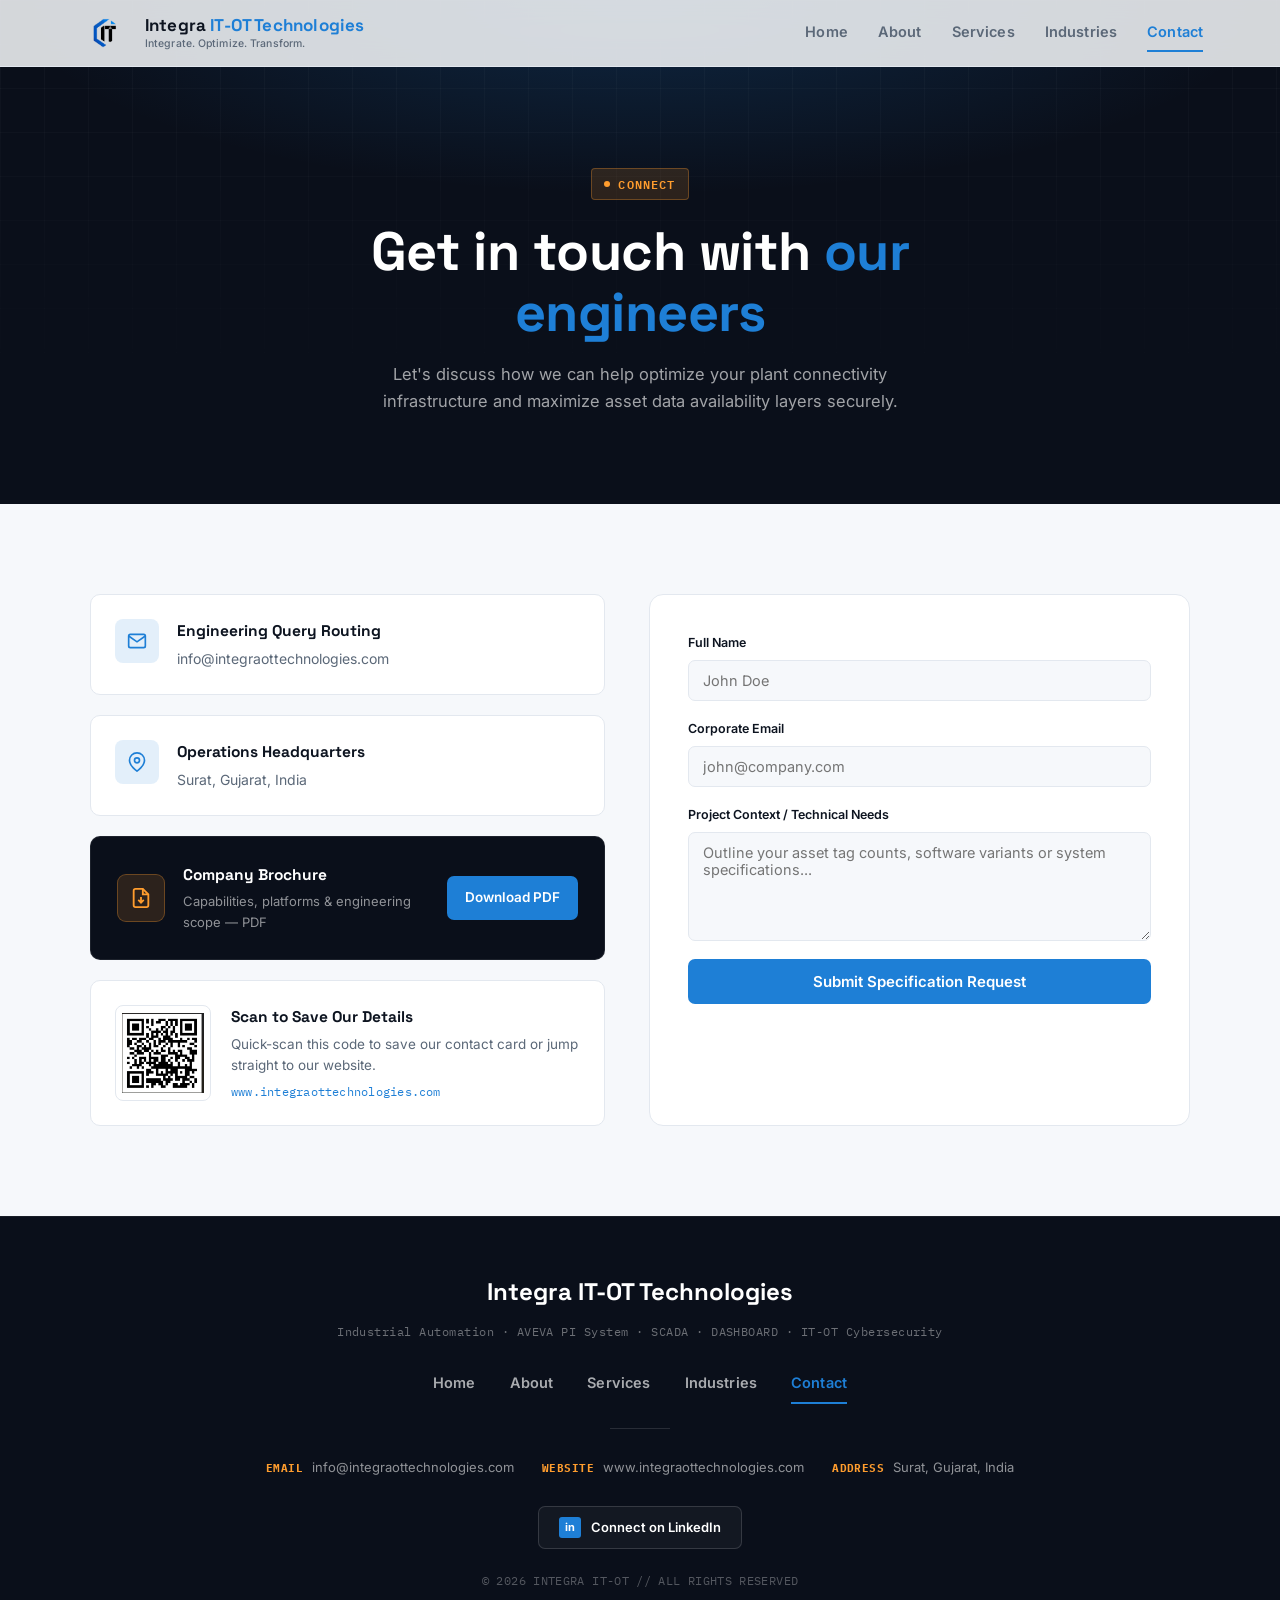
<file: contact.html>
<!DOCTYPE html>
<html lang="en">
<head>
<meta charset="UTF-8">
<meta name="viewport" content="width=device-width, initial-scale=1.0">
<title>Contact Us | Integra OT Technologies</title>
<meta name="description" content="Get in touch with Integra OT Technologies for industrial automation engineering queries and IT-OT data platform consultation.">

<link rel="icon" type="image/png" sizes="180x180" href="https://integraottechnologies.com/images/favicon.png">
<link rel="icon" type="image/png" sizes="32x32" href="https://integraottechnologies.com/images/favicon.png">
<link rel="icon" type="image/png" sizes="48x48" href="https://integraottechnologies.com/images/favicon.png">
<link rel="icon" type="image/png" sizes="192x192" href="https://integraottechnologies.com/images/favicon.png">
<link rel="apple-touch-icon" sizes="180x180" href="https://integraottechnologies.com/images/favicon.png">
<link rel="icon" href="https://integraottechnologies.com/favicon.ico" sizes="any">

<link rel="preconnect" href="https://fonts.googleapis.com">
<link rel="preconnect" href="https://fonts.gstatic.com" crossorigin>
<link href="https://fonts.googleapis.com/css2?family=Space+Grotesk:wght@500;600;700&family=Inter:wght@400;500;600&family=IBM+Plex+Mono:wght@500;600&display=swap" rel="stylesheet">
<style>
/* ==========================================================================
   TOKENS (shared with index.html)
   ========================================================================== */
:root{
    --ink: #0d1420;
    --mist: #5b6878;
    --line: #e3e8ef;
    --paper: #f6f8fb;
    --deep: #0a0f1a;
    --deep-2: #0d1b30;
    --signal: #1e7fd6;
    --signal-soft: rgba(30,127,214,0.12);
    --amber: #ff9d2e;
    --amber-soft: rgba(255,157,46,0.14);
    --radius: 10px;
    --font-display: 'Space Grotesk', sans-serif;
    --font-body: 'Inter', sans-serif;
    --font-mono: 'IBM Plex Mono', monospace;
}
*{ margin:0; padding:0; box-sizing:border-box; }
html{ scroll-behavior:smooth; }
body{
    font-family: var(--font-body);
    background: var(--paper);
    color: var(--ink);
    line-height: 1.6;
    overflow-x: hidden;
}
img{ display:block; max-width:100%; }
a{ color:inherit; text-decoration:none; }

/* ==========================================================================
   HEADER
   ========================================================================== */
header{
    position: fixed; top:0; left:0; width:100%;
    padding: 16px 6%;
    display:flex; justify-content:space-between; align-items:center;
    background: rgba(246,248,251,0.86);
    backdrop-filter: blur(14px);
    border-bottom: 1px solid var(--line);
    z-index: 1000;
}
.logo{ display:flex; align-items:center; gap:11px; cursor: pointer; }
.logo img{ height: 34px; width:auto; border-radius: 7px; }
.logo .mark{
    width: 34px; height: 34px; border-radius: 7px;
    background: var(--deep);
    display:flex; align-items:center; justify-content:center;
    font-family: var(--font-mono); font-weight:600; font-size:13px; color: var(--amber);
    flex-shrink:0;
}
.logo-text{ display:flex; flex-direction:column; line-height:1.15; }
.logo-text .logo-main{
    font-family: var(--font-display); font-size:17px; font-weight:700;
    letter-spacing:0.01em; color: var(--ink);
}
.logo-text .logo-main .accent{ color: var(--signal); }
.logo-text .logo-tagline{
    font-family: var(--font-body); font-size:10.5px; font-weight:500;
    letter-spacing:0.01em; color: var(--mist); margin-top:2px;
}
nav{ display:flex; align-items:center; gap:30px; }
nav a{
    color: var(--mist); font-size:14.5px; font-weight:600; letter-spacing:0.01em;
    transition: color .2s ease, background-color .2s ease; position: relative; padding-bottom: 2px;
}
nav a:hover{ color: var(--ink); }
nav a.active{ color: var(--signal); }
nav a.active::after{
    content:''; position:absolute; left:0; right:0; bottom:-6px; height:2px; background: var(--signal);
}
.menu-toggle{
    display:none; background:none; border:none; font-size:24px; cursor:pointer; color: var(--ink);
}

/* ==========================================================================
   PAGE HERO
   ========================================================================== */
.page-hero{
    padding: 168px 6% 90px;
    background: var(--deep);
    background-image: radial-gradient(ellipse 70% 55% at 50% 0%, rgba(30,127,214,0.22) 0%, transparent 70%);
    position: relative;
    overflow: hidden;
    color: #fff;
    text-align: center;
}
.page-hero::before{
    content:''; position:absolute; inset:0;
    background-image:
        linear-gradient(rgba(255,255,255,0.035) 1px, transparent 1px),
        linear-gradient(90deg, rgba(255,255,255,0.035) 1px, transparent 1px);
    background-size: 44px 44px;
    mask-image: linear-gradient(180deg, rgba(0,0,0,0.9), transparent 85%);
    pointer-events:none;
}
.page-hero-inner{ position:relative; z-index:2; max-width: 720px; margin:0 auto; }
.eyebrow{
    display:inline-flex; align-items:center; gap:8px;
    font-family: var(--font-mono); font-size:11.5px; font-weight:600; letter-spacing:0.1em;
    text-transform:uppercase; color: var(--amber);
    background: var(--amber-soft); border:1px solid rgba(255,157,46,0.3);
    border-radius: 4px; padding:6px 12px; margin-bottom:22px;
}
.eyebrow .dot{ width:6px; height:6px; border-radius:50%; background: var(--amber); }
.page-hero h1{
    font-family: var(--font-display);
    font-size: clamp(32px, 4.6vw, 54px);
    font-weight:700; line-height:1.12; letter-spacing:-0.01em;
    margin-bottom:18px;
}
.page-hero h1 em{ font-style:normal; color: var(--signal); }
.page-hero p{
    font-size:16.5px; color: rgba(255,255,255,0.62); max-width:600px; margin:0 auto;
}

/* ==========================================================================
   SECTION SHELLS
   ========================================================================== */
.section{ padding: 90px 6%; }
.section-head{ max-width: 620px; margin: 0 auto 48px; text-align:center; }
.section-eyebrow{
    font-family: var(--font-mono); font-size:11.5px; font-weight:600; letter-spacing:0.1em;
    text-transform:uppercase; color: var(--signal); margin-bottom:12px;
}
.section h2{
    font-family: var(--font-display); font-size: clamp(26px, 3vw, 34px);
    font-weight:700; letter-spacing:-0.01em; color: var(--ink); margin-bottom:10px;
}
.section-head p{ color: var(--mist); font-size:15px; }

/* ==========================================================================
   CONTACT GRID
   ========================================================================== */
.contact-grid{
    display:grid; grid-template-columns: 1fr 1.05fr; gap:44px;
    max-width: 1100px; margin: 0 auto;
}
.contact-info-panel{ display:flex; flex-direction:column; gap:20px; }

.info-card{
    background:#fff; border:1px solid var(--line); border-radius: var(--radius);
    padding:24px; display:flex; align-items:flex-start; gap:18px;
    transition: border-color .2s ease, transform .2s ease;
}
.info-card:hover{ border-color: rgba(30,127,214,0.3); transform: translateY(-2px); }
.info-icon-box{
    width:44px; height:44px; border-radius:8px; flex-shrink:0;
    background: var(--signal-soft);
    display:flex; align-items:center; justify-content:center;
}
.info-icon-box svg{ width:20px; height:20px; stroke: var(--signal); fill:none; stroke-width:2; }
.info-card h4{ font-family: var(--font-display); font-size:15.5px; font-weight:700; color: var(--ink); margin-bottom:4px; }
.info-card p{ font-size:14px; color: var(--mist); }

/* Brochure download card */
.brochure-card{
    background: var(--deep); border:1px solid rgba(255,255,255,0.08); border-radius: var(--radius);
    padding:26px; display:flex; align-items:center; gap:18px; color:#fff;
}
.brochure-icon{
    width:48px; height:48px; border-radius:9px; flex-shrink:0;
    background: var(--amber-soft); border:1px solid rgba(255,157,46,0.3);
    display:flex; align-items:center; justify-content:center;
}
.brochure-icon svg{ width:22px; height:22px; stroke: var(--amber); fill:none; stroke-width:2; }
.brochure-text{ flex:1; }
.brochure-text h4{ font-family: var(--font-display); font-size:15.5px; font-weight:700; margin-bottom:3px; }
.brochure-text p{ font-size:13px; color: rgba(255,255,255,0.55); }
.brochure-btn{
    flex-shrink:0; background: var(--signal); color:#fff; text-decoration:none;
    font-size:13.5px; font-weight:600; padding:11px 18px; border-radius:7px;
    transition: background .2s ease; white-space:nowrap;
}
.brochure-btn:hover{ background:#1a6fbb; }

/* QR card */
.qr-card{
    background:#fff; border:1px solid var(--line); border-radius: var(--radius);
    padding:24px; display:flex; align-items:center; gap:20px;
}
.qr-box{
    width:96px; height:96px; flex-shrink:0; border-radius:8px;
    background:#fff; border:1px solid var(--line); padding:6px;
    display:flex; align-items:center; justify-content:center;
}
.qr-box img{ width:100%; height:100%; object-fit:contain; }
.qr-text h4{ font-family: var(--font-display); font-size:15.5px; font-weight:700; color: var(--ink); margin-bottom:4px; }
.qr-text p{ font-size:13.5px; color: var(--mist); }
.qr-text .qr-mono{ font-family: var(--font-mono); font-size:11.5px; color: var(--signal); margin-top:6px; display:block; letter-spacing:0.02em; }

/* Contact form */
.contact-form-holder{
    background:#fff; border:1px solid var(--line); border-radius: 14px; padding:38px;
}
.form-group{ margin-bottom:18px; display:flex; flex-direction:column; gap:7px; text-align:left; }
.form-group label{ font-size:12.5px; font-weight:600; color: var(--ink); }
.form-group input, .form-group textarea{
    padding:11px 14px; font-size:14.5px; border:1px solid var(--line); border-radius:7px;
    background: var(--paper); color: var(--ink); transition: all .2s ease; width:100%;
    font-family: var(--font-body);
}
.form-group input:focus, .form-group textarea:focus{
    outline: 2px solid transparent; border-color: var(--signal); background:#fff;
    box-shadow: 0 0 0 3px var(--signal-soft);
}
.submit-btn{
    background: var(--signal); color:#fff; border:none; padding:13px 28px;
    font-size:15px; font-weight:600; border-radius:7px; cursor:pointer;
    transition: background .2s ease; width:100%; font-family: var(--font-body);
}
.submit-btn:hover{ background:#1a6fbb; }

/* ==========================================================================
   FOOTER
   ========================================================================== */
footer{ background: var(--deep); padding:56px 6% 28px; text-align:center; border-top:1px solid rgba(255,255,255,0.06); }
.footer-brand{ font-family: var(--font-display); font-size:24px; font-weight:700; color:#fff; margin-bottom:10px; }
.footer-brand a{ color: inherit; text-decoration: none; }
.footer-tagline{ font-family: var(--font-mono); font-size:12px; color: rgba(255,255,255,0.4); letter-spacing:0.04em; margin-bottom:30px; }
.footer-nav{ display:flex; gap:34px; justify-content:center; flex-wrap:wrap; margin-bottom:30px; }
.footer-nav a{ 
    color: rgba(255,255,255,0.65); font-size:14.5px; font-weight:600; transition: color .2s ease; 
    position: relative; padding-bottom:4px;
}
.footer-nav a:hover{ color:#fff; }

.footer-nav a.active{ color: var(--signal); }
.footer-nav a.active::after{
    content:''; position:absolute; left:0; right:0; bottom:-6px; height:2px; background: var(--signal);
}

.footer-divider{ width:60px; height:1px; background: rgba(255,255,255,0.12); margin:0 auto 28px; }
.footer-details{ display:flex; gap:28px; justify-content:center; flex-wrap:wrap; margin-bottom:22px; }
.footer-details p{ color: rgba(255,255,255,0.55); font-size:13px; }
.footer-details strong{ color: var(--amber); margin-right:5px; font-family: var(--font-mono); font-size:11px; letter-spacing:0.04em; text-transform:uppercase; }
.social-link.linkedin{
    display:inline-flex; align-items:center; gap:10px;
    background: rgba(255,255,255,0.04); border:1px solid rgba(255,255,255,0.14);
    color:#fff; padding:10px 20px; border-radius:7px;
    font-size:13px; font-weight:600; transition: all .2s ease; margin-top: 6px; margin-bottom: 22px;
}
.social-link.linkedin span{ background: var(--signal); color:#fff; font-weight:700; padding:2px 6px; border-radius:3px; font-size:11px; }
.social-link.linkedin:hover{ border-color: rgba(255,255,255,0.32); background: rgba(255,255,255,0.07); }
footer .copyright{ color: rgba(255,255,255,0.3); font-size:12px; font-family: var(--font-mono); letter-spacing:0.03em; }

footer a {
    visibility: visible !important;
    opacity: 1 !important;
    pointer-events: auto !important;
}

/* ==========================================================================
   SCROLL REVEAL
   ========================================================================== */
.reveal{ opacity:0; transform: translateY(24px); transition: opacity .7s ease, transform .7s ease; }
.reveal.is-visible{ opacity:1; transform: translateY(0); }
@media (prefers-reduced-motion: reduce){
    .reveal{ opacity:1; transform:none; transition:none; }
    html{ scroll-behavior:auto; }
}

/* ==========================================================================
   RESPONSIVE
   ========================================================================== */
@media(max-width:768px){
    header{ padding:14px 5%; }
    .menu-toggle{ display:block; }
    
    header nav{
        display:flex; visibility:hidden; opacity:0; pointer-events:none;
        position:absolute; top:100%; left:0; width:100%;
        flex-direction:column; align-items:flex-start; gap:0;
        background:#fff; border-top:1px solid var(--line);
        box-shadow: 0 16px 30px rgba(0,0,0,0.08);
        padding:10px 0; transform: translateY(-8px);
        transition: all .25s ease;
    }
    header nav.active{ visibility:visible; opacity:1; pointer-events:auto; transform: translateY(0); }
    header nav a{ width:100%; padding:13px 6%; border-bottom:1px solid var(--line); color: var(--mist) !important; }
    header nav a:last-child{ border-bottom:none; }
    header nav a.active::after{ display:none; }

    header nav a.active{
        color: var(--signal) !important;
        background: var(--signal-soft);
        font-weight: 700;
    }

    .page-hero{ padding:120px 6% 64px; }
    .contact-grid{ grid-template-columns:1fr; gap:34px; }
    .contact-form-holder{ padding:26px 22px; }
    .brochure-card, .qr-card{ flex-direction:column; text-align:center; }
    .footer-details{ flex-direction:column; gap:8px; }
    .footer-nav{ gap:18px; }
}
</style>
</head>
<body>

<header>
    <a href="./index.html" class="logo">
        <img src="images/logo.png" alt="Integra OT Technologies" onerror="this.replaceWith(Object.assign(document.createElement('div'),{className:'mark',textContent:'OT'}))">
        <div class="logo-text">
            <span class="logo-main">Integra <span class="accent">IT-OT Technologies</span></span>
            <span class="logo-tagline">Integrate. Optimize. Transform.</span>
        </div>
    </a>
    <button class="menu-toggle" id="mobile-menu" aria-label="Toggle navigation" aria-expanded="false">&#9776;</button>
    <nav id="navbar">
        <a href="./index.html">Home</a>
        <a href="about.html">About</a>
        <a href="services.html">Services</a>
        <a href="industries.html">Industries</a>
        <a href="contact.html" class="active">Contact</a>
    </nav>
</header>

<section class="page-hero">
    <div class="page-hero-inner">
        <div class="eyebrow"><span class="dot"></span>Connect</div>
        <h1>Get in touch with <em>our engineers</em></h1>
        <p>Let's discuss how we can help optimize your plant connectivity infrastructure and maximize asset data availability layers securely.</p>
    </div>
</section>

<section class="section reveal">
    <div class="contact-grid">
        <div class="contact-info-panel">

            <div class="info-card">
                <div class="info-icon-box">
                    <svg viewBox="0 0 24 24"><path d="M4 4h16c1.1 0 2 .9 2 2v12c0 1.1-.9 2-2 2H4c-1.1 0-2-.9-2-2V6c0-1.1.9-2 2-2z"/><polyline points="22,6 12,13 2,6"/></svg>
                </div>
                <div>
                    <h4>Engineering Query Routing</h4>
                    <p>info@integraottechnologies.com</p>
                </div>
            </div>

            <div class="info-card">
                <div class="info-icon-box">
                    <svg viewBox="0 0 24 24"><path d="M21 10c0 7-9 13-9 13s-9-6-9-13a9 9 0 0 1 18 0z"/><circle cx="12" cy="10" r="3"/></svg>
                </div>
                <div>
                    <h4>Operations Headquarters</h4>
                    <p>Surat, Gujarat, India</p>
                </div>
            </div>

            <div class="brochure-card">
                <div class="brochure-icon">
                    <svg viewBox="0 0 24 24"><path d="M14 2H6a2 2 0 0 0-2 2v16a2 2 0 0 0 2 2h12a2 2 0 0 0 2-2V8z"/><polyline points="14 2 14 8 20 8"/><line x1="12" y1="11" x2="12" y2="17"/><polyline points="9 14 12 17 15 14"/></svg>
                </div>
                <div class="brochure-text">
                    <h4>Company Brochure</h4>
                    <p>Capabilities, platforms &amp; engineering scope — PDF</p>
                </div>
                <a href="documents/Integra-OT-Technologies-Brochure.pdf" class="brochure-btn" download>Download PDF</a>
            </div>

            <div class="qr-card">
                <div class="qr-box">
                    <img src="images/qr-code.png" alt="Scan to save Integra OT Technologies contact" onerror="this.style.display='none'">
                </div>
                <div class="qr-text">
                    <h4>Scan to Save Our Details</h4>
                    <p>Quick-scan this code to save our contact card or jump straight to our website.</p>
                    <span class="qr-mono">www.integraottechnologies.com</span>
                </div>
            </div>

        </div>

        <div class="contact-form-holder">
            <form action="https://api.web3forms.com/submit" method="POST">
                
                <!-- Updated Access Key linked to info@integraottechnologies.com -->
                <input type="hidden" name="access_key" value="315455bd-8be2-4eb6-892a-83c1bdb44317">
                <input type="hidden" name="redirect" value="https://integraottechnologies.com/contact.html">

                <div class="form-group">
                    <label for="name">Full Name</label>
                    <input type="text" id="name" name="name" required placeholder="John Doe">
                </div>
                <div class="form-group">
                    <label for="email">Corporate Email</label>
                    <input type="email" id="email" name="email" required placeholder="john@company.com">
                </div>
                <div class="form-group">
                    <label for="msg">Project Context / Technical Needs</label>
                    <textarea id="msg" name="message" rows="5" required placeholder="Outline your asset tag counts, software variants or system specifications..."></textarea>
                </div>

                <button type="submit" class="submit-btn">Submit Specification Request</button>
            </form>
        </div>
    </div>
</section>

<footer>
    <div class="footer-brand"><a href="./index.html">Integra IT-OT Technologies</a></div>
    <div class="footer-tagline">Industrial Automation · AVEVA PI System · SCADA · DASHBOARD · IT-OT Cybersecurity</div>
    <nav class="footer-nav">
        <a href="./index.html">Home</a>
        <a href="about.html">About</a>
        <a href="services.html">Services</a>
        <a href="industries.html">Industries</a>
        <a href="contact.html" class="active">Contact</a>
    </nav>
    <div class="footer-divider"></div>
    <div class="footer-details">
        <p><strong>Email</strong> info@integraottechnologies.com</p>
        <p><strong>Website</strong> www.integraottechnologies.com</p>
        <p><strong>Address</strong> Surat, Gujarat, India</p>
    </div>
    <a href="https://www.linkedin.com/company/integra-ot-technologies" target="_blank" rel="noopener" class="social-link linkedin">
        <span>in</span> Connect on LinkedIn
    </a>
    <p class="copyright">&copy; 2026 INTEGRA IT-OT // ALL RIGHTS RESERVED</p>
</footer>

<script>
(function(){
    var mobileMenu = document.getElementById('mobile-menu');
    var navbar = document.getElementById('navbar');

    mobileMenu.addEventListener('click', function(){
        var open = navbar.classList.toggle('active');
        mobileMenu.innerHTML = open ? '&times;' : '&#9776;';
        mobileMenu.setAttribute('aria-expanded', open);
    });

    navbar.querySelectorAll('a').forEach(function(link){
        link.addEventListener('click', function(){
            navbar.classList.remove('active');
            mobileMenu.innerHTML = '&#9776;';
            mobileMenu.setAttribute('aria-expanded', 'false');
        });
    });

    var revealEls = document.querySelectorAll('.reveal');
    if('IntersectionObserver' in window){
        var io = new IntersectionObserver(function(entries){
            entries.forEach(function(entry){
                if(entry.isIntersecting){
                    entry.target.classList.add('is-visible');
                    io.unobserve(entry.target);
                }
            });
        }, { threshold: 0.12 });
        revealEls.forEach(function(el){ io.observe(el); });
    } else {
        revealEls.forEach(function(el){ el.classList.add('is-visible'); });
    }
})();
</script>

</body>
</html>
</file>
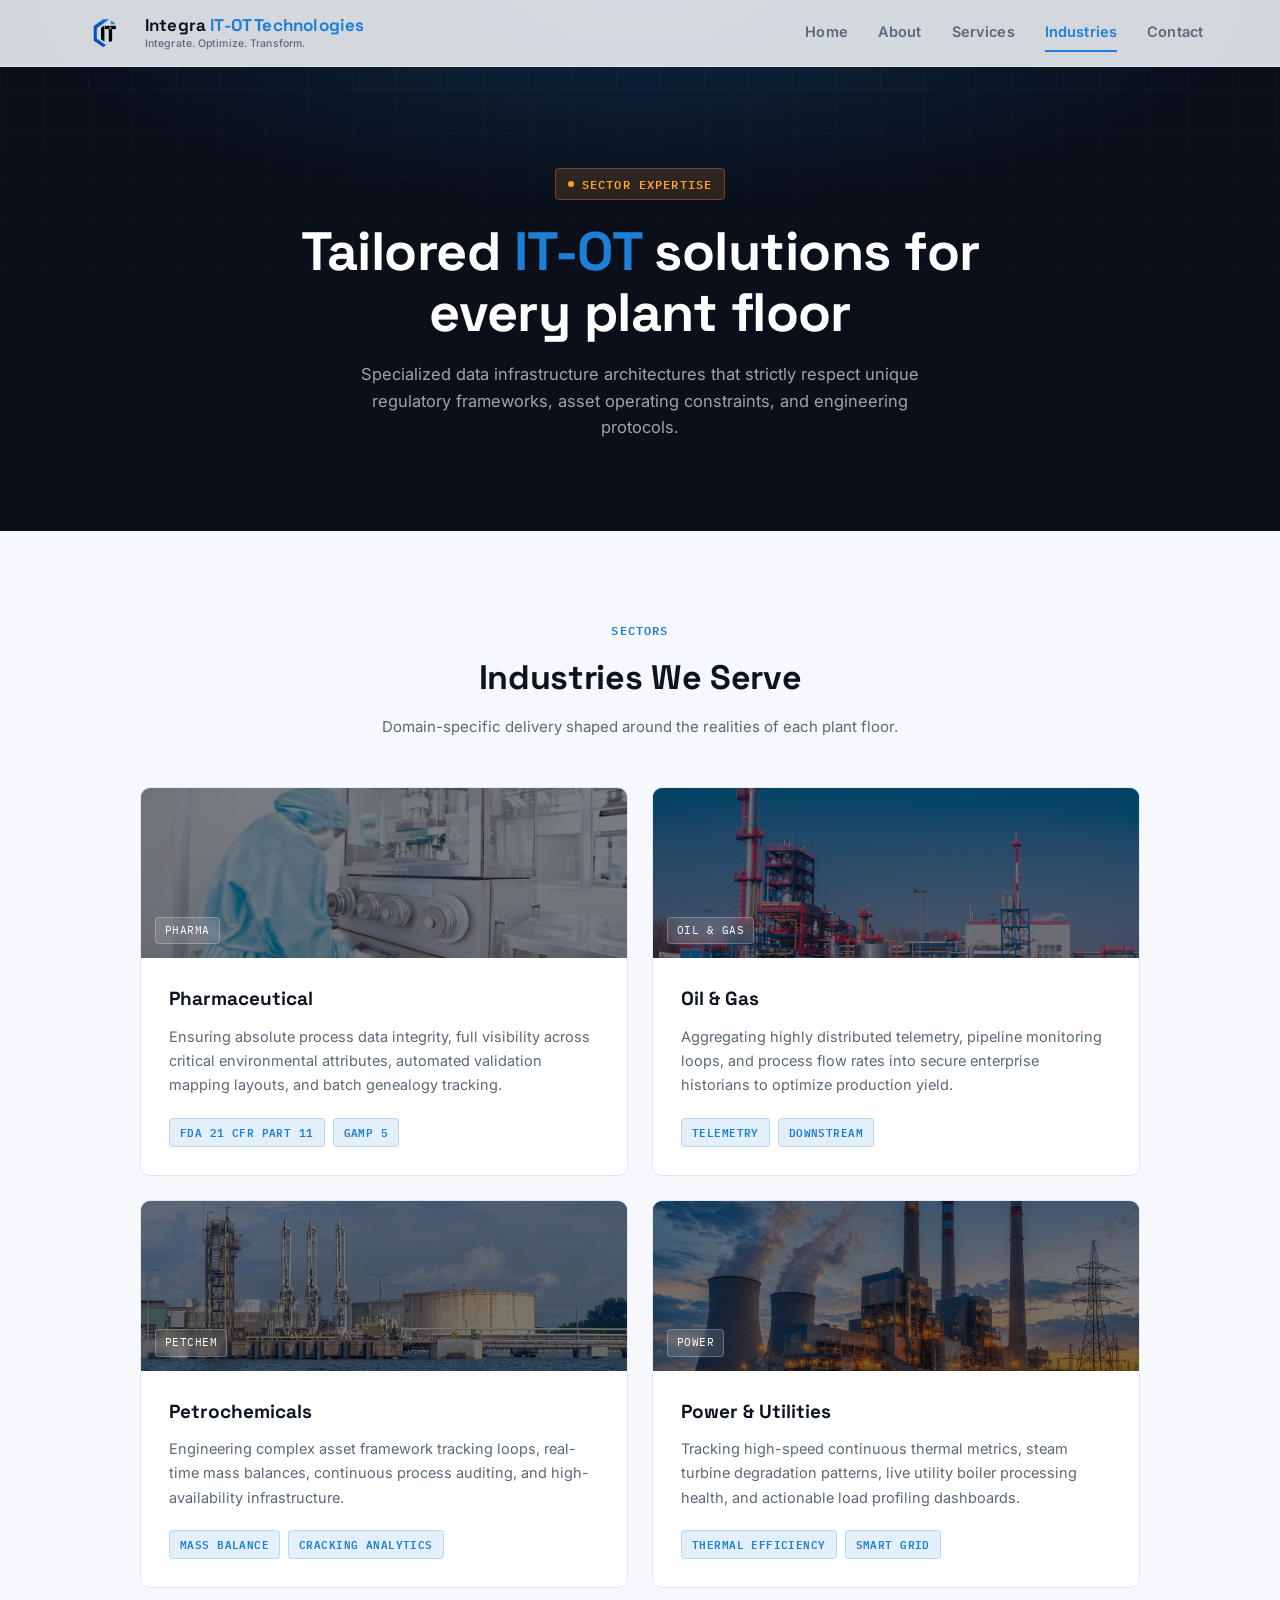
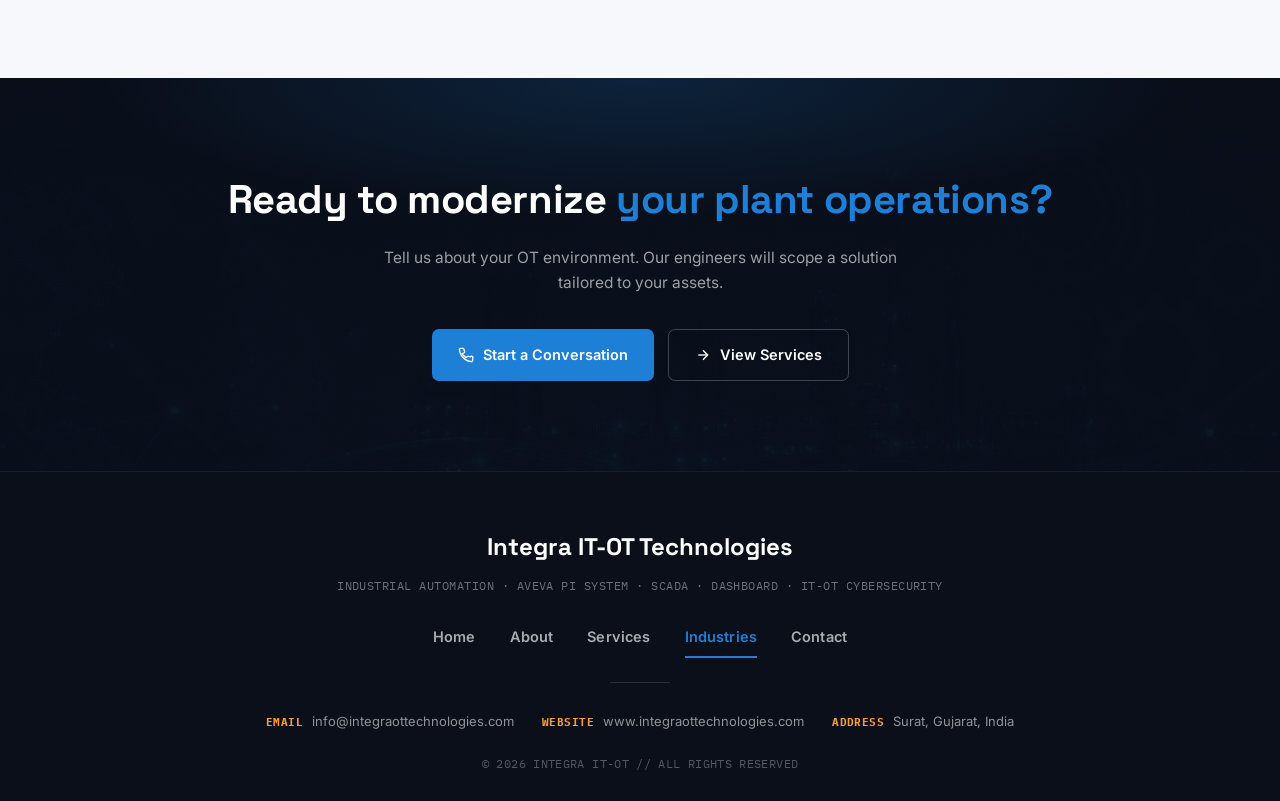
<file: industries.html>
<!DOCTYPE html>
<html lang="en">
<head>
<meta charset="UTF-8">
<meta name="viewport" content="width=device-width, initial-scale=1.0">
<title>Industries We Serve | Integra OT Technologies</title>
<meta name="description" content="Discover the industrial sectors we serve, including Pharmaceutical, Oil & Gas, Petrochemicals, and Power Utilities with specialized IT-OT data platforms.">

<link rel="icon" type="image/png" sizes="180x180" href="https://integraottechnologies.com/images/favicon.png">
<link rel="icon" type="image/png" sizes="32x32" href="https://integraottechnologies.com/images/favicon.png">
<link rel="icon" type="image/png" sizes="48x48" href="https://integraottechnologies.com/images/favicon.png">
<link rel="icon" type="image/png" sizes="192x192" href="https://integraottechnologies.com/images/favicon.png">
<link rel="apple-touch-icon" sizes="180x180" href="https://integraottechnologies.com/images/favicon.png">
<link rel="icon" href="https://integraottechnologies.com/favicon.ico" sizes="any">

<link rel="preconnect" href="https://fonts.googleapis.com">
<link rel="preconnect" href="https://fonts.gstatic.com" crossorigin>
<link href="https://fonts.googleapis.com/css2?family=Space+Grotesk:wght@500;600;700&family=Inter:wght@400;500;600&family=IBM+Plex+Mono:wght@500;600&display=swap" rel="stylesheet">
<style>
/* ==========================================================================
   TOKENS (shared with index.html)
   ========================================================================== */
:root{
    --ink: #0d1420;
    --mist: #5b6878;
    --line: #e3e8ef;
    --paper: #f6f8fb;
    --deep: #0a0f1a;
    --deep-2: #0d1b30;
    --signal: #1e7fd6;
    --signal-soft: rgba(30,127,214,0.12);
    --amber: #ff9d2e;
    --amber-soft: rgba(255,157,46,0.14);
    --radius: 10px;
    --font-display: 'Space Grotesk', sans-serif;
    --font-body: 'Inter', sans-serif;
    --font-mono: 'IBM Plex Mono', monospace;
}
*{ margin:0; padding:0; box-sizing:border-box; }
html{ scroll-behavior:smooth; }
body{
    font-family: var(--font-body);
    background: var(--paper);
    color: var(--ink);
    line-height: 1.6;
    overflow-x: hidden;
}
img{ display:block; max-width:100%; }
a{ color:inherit; text-decoration:none; }

/* ==========================================================================
   HEADER
   ========================================================================== */
header{
    position: fixed; top:0; left:0; width:100%;
    padding: 16px 6%;
    display:flex; justify-content:space-between; align-items:center;
    background: rgba(246,248,251,0.86);
    backdrop-filter: blur(14px);
    border-bottom: 1px solid var(--line);
    z-index: 1000;
}
.logo{ display:flex; align-items:center; gap:11px; cursor: pointer; }
.logo img{ height: 34px; width:auto; border-radius: 7px; }
.logo .mark{
    width: 34px; height: 34px; border-radius: 7px;
    background: var(--deep);
    display:flex; align-items:center; justify-content:center;
    font-family: var(--font-mono); font-weight:600; font-size:13px; color: var(--amber);
    flex-shrink:0;
}
.logo-text{ display:flex; flex-direction:column; line-height:1.15; }
.logo-text .logo-main{
    font-family: var(--font-display); font-size:17px; font-weight:700;
    letter-spacing:0.01em; color: var(--ink);
}
.logo-text .logo-main .accent{ color: var(--signal); }
.logo-text .logo-tagline{
    font-family: var(--font-body); font-size:10.5px; font-weight:500;
    letter-spacing:0.01em; color: var(--mist); margin-top:2px;
}
nav{ display:flex; align-items:center; gap:30px; }
nav a{
    color: var(--mist); font-size:14.5px; font-weight:600; letter-spacing:0.01em;
    transition: color .2s ease, background-color .2s ease; position: relative; padding-bottom: 2px;
}
nav a:hover{ color: var(--ink); }
nav a.active{ color: var(--signal); }
nav a.active::after{
    content:''; position:absolute; left:0; right:0; bottom:-6px; height:2px; background: var(--signal);
}
.menu-toggle{
    display:none; background:none; border:none; font-size:24px; cursor:pointer; color: var(--ink);
}

/* ==========================================================================
   PAGE HERO (industries variant of .hero)
   ========================================================================== */
.page-hero{
    padding: 168px 6% 90px;
    background: var(--deep);
    background-image: radial-gradient(ellipse 70% 55% at 50% 0%, rgba(30,127,214,0.22) 0%, transparent 70%);
    position: relative;
    overflow: hidden;
    color: #fff;
    text-align: center;
}
.page-hero::before{
    content:''; position:absolute; inset:0;
    background-image:
        linear-gradient(rgba(255,255,255,0.035) 1px, transparent 1px),
        linear-gradient(90deg, rgba(255,255,255,0.035) 1px, transparent 1px);
    background-size: 44px 44px;
    mask-image: linear-gradient(180deg, rgba(0,0,0,0.9), transparent 85%);
    pointer-events:none;
}
.page-hero-inner{ position:relative; z-index:2; max-width: 720px; margin:0 auto; }
.eyebrow{
    display:inline-flex; align-items:center; gap:8px;
    font-family: var(--font-mono); font-size:11.5px; font-weight:600; letter-spacing:0.1em;
    text-transform:uppercase; color: var(--amber);
    background: var(--amber-soft); border:1px solid rgba(255,157,46,0.3);
    border-radius: 4px; padding:6px 12px; margin-bottom:22px;
}
.eyebrow .dot{ width:6px; height:6px; border-radius:50%; background: var(--amber); }
.page-hero h1{
    font-family: var(--font-display);
    font-size: clamp(32px, 4.6vw, 54px);
    font-weight:700; line-height:1.12; letter-spacing:-0.01em;
    margin-bottom:18px;
}
.page-hero h1 em{ font-style:normal; color: var(--signal); }
.page-hero p{
    font-size:16.5px; color: rgba(255,255,255,0.62); max-width:600px; margin:0 auto;
}

/* ==========================================================================
   SECTION SHELLS (shared)
   ========================================================================== */
.section{ padding: 90px 6%; }
.section-head{ max-width: 620px; margin: 0 auto 48px; text-align:center; }
.section-eyebrow{
    font-family: var(--font-mono); font-size:11.5px; font-weight:600; letter-spacing:0.1em;
    text-transform:uppercase; color: var(--signal); margin-bottom:12px;
}
.section h2{
    font-family: var(--font-display); font-size: clamp(26px, 3vw, 34px);
    font-weight:700; letter-spacing:-0.01em; color: var(--ink); margin-bottom:10px;
}
.section-head p{ color: var(--mist); font-size:15px; }

/* ==========================================================================
   DETAILED INDUSTRY CARDS (extends index.html .card)
   ========================================================================== */
.cards{ display:grid; grid-template-columns: repeat(auto-fit, minmax(250px, 1fr)); gap:24px; max-width:1180px; margin:0 auto; }
.detailed-ind-grid{ grid-template-columns: repeat(2, 1fr); max-width: 1000px; }

.card{
    background:#fff; border:1px solid var(--line); border-radius: var(--radius);
    overflow: hidden; text-align:left; transition: border-color .2s ease, transform .2s ease;
    display:flex; flex-direction:column;
    position: relative;
}
/* Gradient top accent line — matches service-card / val-card hover treatment */
.card::before{
    content:''; position:absolute; top:0; left:0; right:0; height:3px;
    background: linear-gradient(90deg, var(--signal), var(--amber));
    transform: scaleX(0); transform-origin:left; transition: transform .3s ease;
    z-index: 2;
}
.card:hover{ border-color: rgba(30,127,214,0.3); transform: translateY(-2px); }
.card:hover::before{ transform: scaleX(1); }
.card .card-media{
    position: relative; height:170px; width:100%;
    background-color: var(--deep);
    background-image:
        linear-gradient(rgba(10,15,26,0.55), rgba(10,15,26,0.55)),
        var(--card-img),
        linear-gradient(135deg, #11223d 0%, #0a0f1a 100%);
    background-size: cover; background-position: center;
}
.card .card-media .tag{
    position:absolute; left:14px; bottom:14px;
    font-family: var(--font-mono); font-size:11px; color:#fff;
    background: rgba(255,255,255,0.12); backdrop-filter: blur(4px);
    border: 1px solid rgba(255,255,255,0.25);
    display:inline-block; padding:4px 9px; border-radius:4px; letter-spacing:0.04em;
}
.card .card-body{ padding:26px 28px 28px; display:flex; flex-direction:column; flex:1; }
.card h3{ font-family: var(--font-display); font-size:19px; font-weight:700; margin-bottom:10px; color: var(--ink); }
.card p{ font-size:14.5px; color: var(--mist); line-height:1.68; }

.compliance-tags{ display:flex; flex-wrap:wrap; gap:8px; margin-top:auto; padding-top:20px; }
.comp-tag{
    font-family: var(--font-mono); font-size:10.5px; font-weight:600; letter-spacing:0.04em;
    text-transform:uppercase; padding:5px 10px; border-radius:4px;
    background: var(--signal-soft); color: var(--signal); border:1px solid rgba(30,127,214,0.2);
}

/* ==========================================================================
   CTA SECTION (deep panel, consistent with index bottom-split)
   ========================================================================== */
.cta-section{
    position:relative; padding: 90px 6%;
    background-color: var(--deep);
    background-image: linear-gradient(rgba(10,15,26,0.92), rgba(10,15,26,0.92)), url('images/industrial-bg.jpg');
    background-size: cover; background-position: center;
    text-align:center; overflow:hidden;
}
.cta-section::before{
    content:''; position:absolute; inset:0;
    background-image: radial-gradient(ellipse 60% 50% at 50% 0%, rgba(30,127,214,0.18) 0%, transparent 70%);
    pointer-events:none;
}
.cta-inner{ position:relative; z-index:2; }
.cta-section h2{
    font-family: var(--font-display); font-size: clamp(28px,3.6vw,40px);
    font-weight:700; color:#fff; margin-bottom:14px; letter-spacing:-0.01em;
}
.cta-section h2 em{ font-style:normal; color: var(--signal); }
.cta-section p{ font-size:15.5px; color: rgba(255,255,255,0.6); margin-bottom:34px; max-width:520px; margin-left:auto; margin-right:auto; }
.cta-buttons{ display:flex; gap:14px; justify-content:center; flex-wrap:wrap; }
.btn{
    padding:13px 26px; border-radius:7px; font-size:14.5px; font-weight:600;
    transition: all .2s ease; display:inline-flex; align-items:center; gap:9px;
}
.btn-icon{ width:16px; height:16px; stroke: currentColor; fill:none; stroke-width:2; flex-shrink:0; }
.btn-primary{ background: var(--signal); color:#fff; }
.btn-primary:hover{ background:#1a6fbb; transform: translateY(-1px); }
.btn-outline{ background:transparent; color:#fff; border:1px solid rgba(255,255,255,0.22); }
.btn-outline:hover{ border-color: rgba(255,255,255,0.5); }

/* ==========================================================================
   FOOTER
   ========================================================================== */
footer{ background: var(--deep); padding:56px 6% 28px; text-align:center; border-top:1px solid rgba(255,255,255,0.06); }
.footer-brand{ font-family: var(--font-display); font-size:24px; font-weight:700; color:#fff; margin-bottom:10px; }
.footer-tagline{ font-family: var(--font-mono); font-size:12px; color: rgba(255,255,255,0.4); letter-spacing:0.04em; margin-bottom:30px; }
.footer-nav{ display:flex; gap:34px; justify-content:center; flex-wrap:wrap; margin-bottom:30px; }
.footer-nav a{ 
    color: rgba(255,255,255,0.65); font-size:14.5px; font-weight:600; transition: color .2s ease; 
    position: relative; padding-bottom:4px;
}
.footer-nav a:hover{ color:#fff; }

/* FIXED: Active footer configuration link matching layout features from index */
.footer-nav a.active{ color: var(--signal); }
.footer-nav a.active::after{
    content:''; position:absolute; left:0; right:0; bottom:-6px; height:2px; background: var(--signal);
}

.footer-divider{ width:60px; height:1px; background: rgba(255,255,255,0.12); margin:0 auto 28px; }
.footer-details{ display:flex; gap:28px; justify-content:center; flex-wrap:wrap; margin-bottom:22px; }
.footer-details p{ color: rgba(255,255,255,0.55); font-size:13px; }
.footer-details strong{ color: var(--amber); margin-right:5px; font-family: var(--font-mono); font-size:11px; letter-spacing:0.04em; text-transform:uppercase; }
footer .copyright{ color: rgba(255,255,255,0.3); font-size:12px; font-family: var(--font-mono); letter-spacing:0.03em; }

footer a {
    visibility: visible !important;
    opacity: 1 !important;
    pointer-events: auto !important;
}

/* ==========================================================================
   SCROLL REVEAL
   ========================================================================== */
.reveal{ opacity:0; transform: translateY(24px); transition: opacity .7s ease, transform .7s ease; }
.reveal.is-visible{ opacity:1; transform: translateY(0); }
@media (prefers-reduced-motion: reduce){
    .reveal{ opacity:1; transform:none; transition:none; }
    html{ scroll-behavior:auto; }
}

/* ==========================================================================
   RESPONSIVE
   ========================================================================== */
@media(max-width:768px){
    header{ padding:14px 5%; }
    .menu-toggle{ display:block; }
    header nav{
        display:flex; visibility:hidden; opacity:0; pointer-events:none;
        position:absolute; top:100%; left:0; width:100%;
        flex-direction:column; align-items:flex-start; gap:0;
        background:#fff; border-top:1px solid var(--line);
        box-shadow: 0 16px 30px rgba(0,0,0,0.08);
        padding:10px 0; transform: translateY(-8px);
        transition: all .25s ease;
    }
    header nav.active{ visibility:visible; opacity:1; pointer-events:auto; transform: translateY(0); }
    header nav a{ width:100%; padding:13px 6%; border-bottom:1px solid var(--line); color: var(--mist) !important; }
    header nav a:last-child{ border-bottom:none; }
    header nav a.active::after{ display:none; }

    /* Active tracking highlights within hamburger expansion loops */
    header nav a.active{
        color: var(--signal) !important;
        background: var(--signal-soft);
        font-weight: 700;
    }

    .page-hero{ padding:120px 6% 64px; }
    .detailed-ind-grid{ grid-template-columns: 1fr; }
    .footer-details{ flex-direction:column; gap:8px; }
    .footer-nav{ gap:18px; }
}
</style>
</head>

<body>

<header>
    <a href="./index.html" class="logo">
        <img src="images/logo.png" alt="Integra OT Technologies" onerror="this.replaceWith(Object.assign(document.createElement('div'),{className:'mark',textContent:'OT'}))">
        <div class="logo-text">
            <span class="logo-main">Integra <span class="accent">IT-OT Technologies</span></span>
            <span class="logo-tagline">Integrate. Optimize. Transform.</span>
        </div>
    </a>
    <button class="menu-toggle" id="mobile-menu" aria-label="Toggle navigation" aria-expanded="false">&#9776;</button>
    <nav id="navbar">
        <a href="./index.html">Home</a>
        <a href="about.html">About</a>
        <a href="services.html">Services</a>
        <a href="industries.html" class="active">Industries</a>
        <a href="contact.html">Contact</a>
    </nav>
</header>

<section class="page-hero">
    <div class="page-hero-inner">
        <div class="eyebrow"><span class="dot"></span>Sector Expertise</div>
        <h1>Tailored <em>IT‑OT</em> solutions for every plant floor</h1>
        <p>Specialized data infrastructure architectures that strictly respect unique regulatory frameworks, asset operating constraints, and engineering protocols.</p>
    </div>
</section>

<section class="section reveal">
    <div class="section-head">
        <div class="section-eyebrow">Sectors</div>
        <h2>Industries We Serve</h2>
        <p>Domain-specific delivery shaped around the realities of each plant floor.</p>
    </div>
    <div class="cards detailed-ind-grid">
        <div class="card">
            <div class="card-media" style="--card-img:url('images/pharma.jpg')"><span class="tag">PHARMA</span></div>
            <div class="card-body">
                <h3>Pharmaceutical</h3>
                <p>Ensuring absolute process data integrity, full visibility across critical environmental attributes, automated validation mapping layouts, and batch genealogy tracking.</p>
                <div class="compliance-tags"><span class="comp-tag">FDA 21 CFR Part 11</span><span class="comp-tag">GAMP 5</span></div>
            </div>
        </div>
        <div class="card">
            <div class="card-media" style="--card-img:url('images/oilgas.jpg')"><span class="tag">OIL &amp; GAS</span></div>
            <div class="card-body">
                <h3>Oil &amp; Gas</h3>
                <p>Aggregating highly distributed telemetry, pipeline monitoring loops, and process flow rates into secure enterprise historians to optimize production yield.</p>
                <div class="compliance-tags"><span class="comp-tag">Telemetry</span><span class="comp-tag">Downstream</span></div>
            </div>
        </div>
        <div class="card">
            <div class="card-media" style="--card-img:url('images/Petrochemicals.jpg')"><span class="tag">PETCHEM</span></div>
            <div class="card-body">
                <h3>Petrochemicals</h3>
                <p>Engineering complex asset framework tracking loops, real-time mass balances, continuous process auditing, and high-availability infrastructure.</p>
                <div class="compliance-tags"><span class="comp-tag">Mass Balance</span><span class="comp-tag">Cracking Analytics</span></div>
            </div>
        </div>
        <div class="card">
            <div class="card-media" style="--card-img:url('images/power.jpg')"><span class="tag">POWER</span></div>
            <div class="card-body">
                <h3>Power &amp; Utilities</h3>
                <p>Tracking high-speed continuous thermal metrics, steam turbine degradation patterns, live utility boiler processing health, and actionable load profiling dashboards.</p>
                <div class="compliance-tags"><span class="comp-tag">Thermal Efficiency</span><span class="comp-tag">Smart Grid</span></div>
            </div>
        </div>
    </div>
</section>

<section class="cta-section reveal">
    <div class="cta-inner">
        <h2>Ready to modernize <em>your plant operations?</em></h2>
        <p>Tell us about your OT environment. Our engineers will scope a solution tailored to your assets.</p>
        <div class="cta-buttons">
            <a href="contact.html" class="btn btn-primary"><svg class="btn-icon" viewBox="0 0 24 24"><path d="M22 16.92v3a2 2 0 0 1-2.18 2 19.79 19.79 0 0 1-8.63-3.07 19.5 19.5 0 0 1-6-6 19.79 19.79 0 0 1-3.07-8.67A2 2 0 0 1 4.11 2h3a2 2 0 0 1 2 1.72c.127.96.361 1.903.7 2.81a2 2 0 0 1-.45 2.11L6.09 9.91a16 16 0 0 0 6 6l1.27-1.27a2 2 0 0 1 2.11-.45c.907.339 1.85.573 2.81.7A2 2 0 0 1 22 16.92z"/></svg>Start a Conversation</a>
            <a href="services.html" class="btn btn-outline"><svg class="btn-icon" viewBox="0 0 24 24"><line x1="5" y1="12" x2="19" y2="12"/><polyline points="12 5 19 12 12 19"/></svg>View Services</a>
        </div>
    </div>
</section>

<footer>
    <div class="footer-brand">Integra IT-OT Technologies</div>
    <div class="footer-tagline">INDUSTRIAL AUTOMATION · AVEVA PI SYSTEM · SCADA · DASHBOARD · IT-OT CYBERSECURITY</div>
    <nav class="footer-nav">
        <a href="./index.html">Home</a>
        <a href="about.html">About</a>
        <a href="services.html">Services</a>
        <a href="industries.html" class="active">Industries</a>
        <a href="contact.html">Contact</a>
    </nav>
    <div class="footer-divider"></div>
    <div class="footer-details">
        <p><strong>Email</strong> info@integraottechnologies.com</p>
        <p><strong>Website</strong> www.integraottechnologies.com</p>
        <p><strong>Address</strong> Surat, Gujarat, India</p>
    </div>
    <p class="copyright">&copy; 2026 INTEGRA IT-OT // ALL RIGHTS RESERVED</p>
</footer>

<script>
(function(){
    var mobileMenu = document.getElementById('mobile-menu');
    var navbar = document.getElementById('navbar');

    mobileMenu.addEventListener('click', function(){
        var open = navbar.classList.toggle('active');
        mobileMenu.innerHTML = open ? '&times;' : '&#9776;';
        mobileMenu.setAttribute('aria-expanded', open);
    });

    navbar.querySelectorAll('a').forEach(function(link){
        link.addEventListener('click', function(){
            navbar.classList.remove('active');
            mobileMenu.innerHTML = '&#9776;';
            mobileMenu.setAttribute('aria-expanded', 'false');
        });
    });

    var revealEls = document.querySelectorAll('.reveal');
    if('IntersectionObserver' in window){
        var io = new IntersectionObserver(function(entries){
            entries.forEach(function(entry){
                if(entry.isIntersecting){
                    entry.target.classList.add('is-visible');
                    io.unobserve(entry.target);
                }
            });
        }, { threshold: 0.12 });
        revealEls.forEach(function(el){ io.observe(el); });
    } else {
        revealEls.forEach(function(el){ el.classList.add('is-visible'); });
    }
})();
</script>

</body>
</html>
</file>
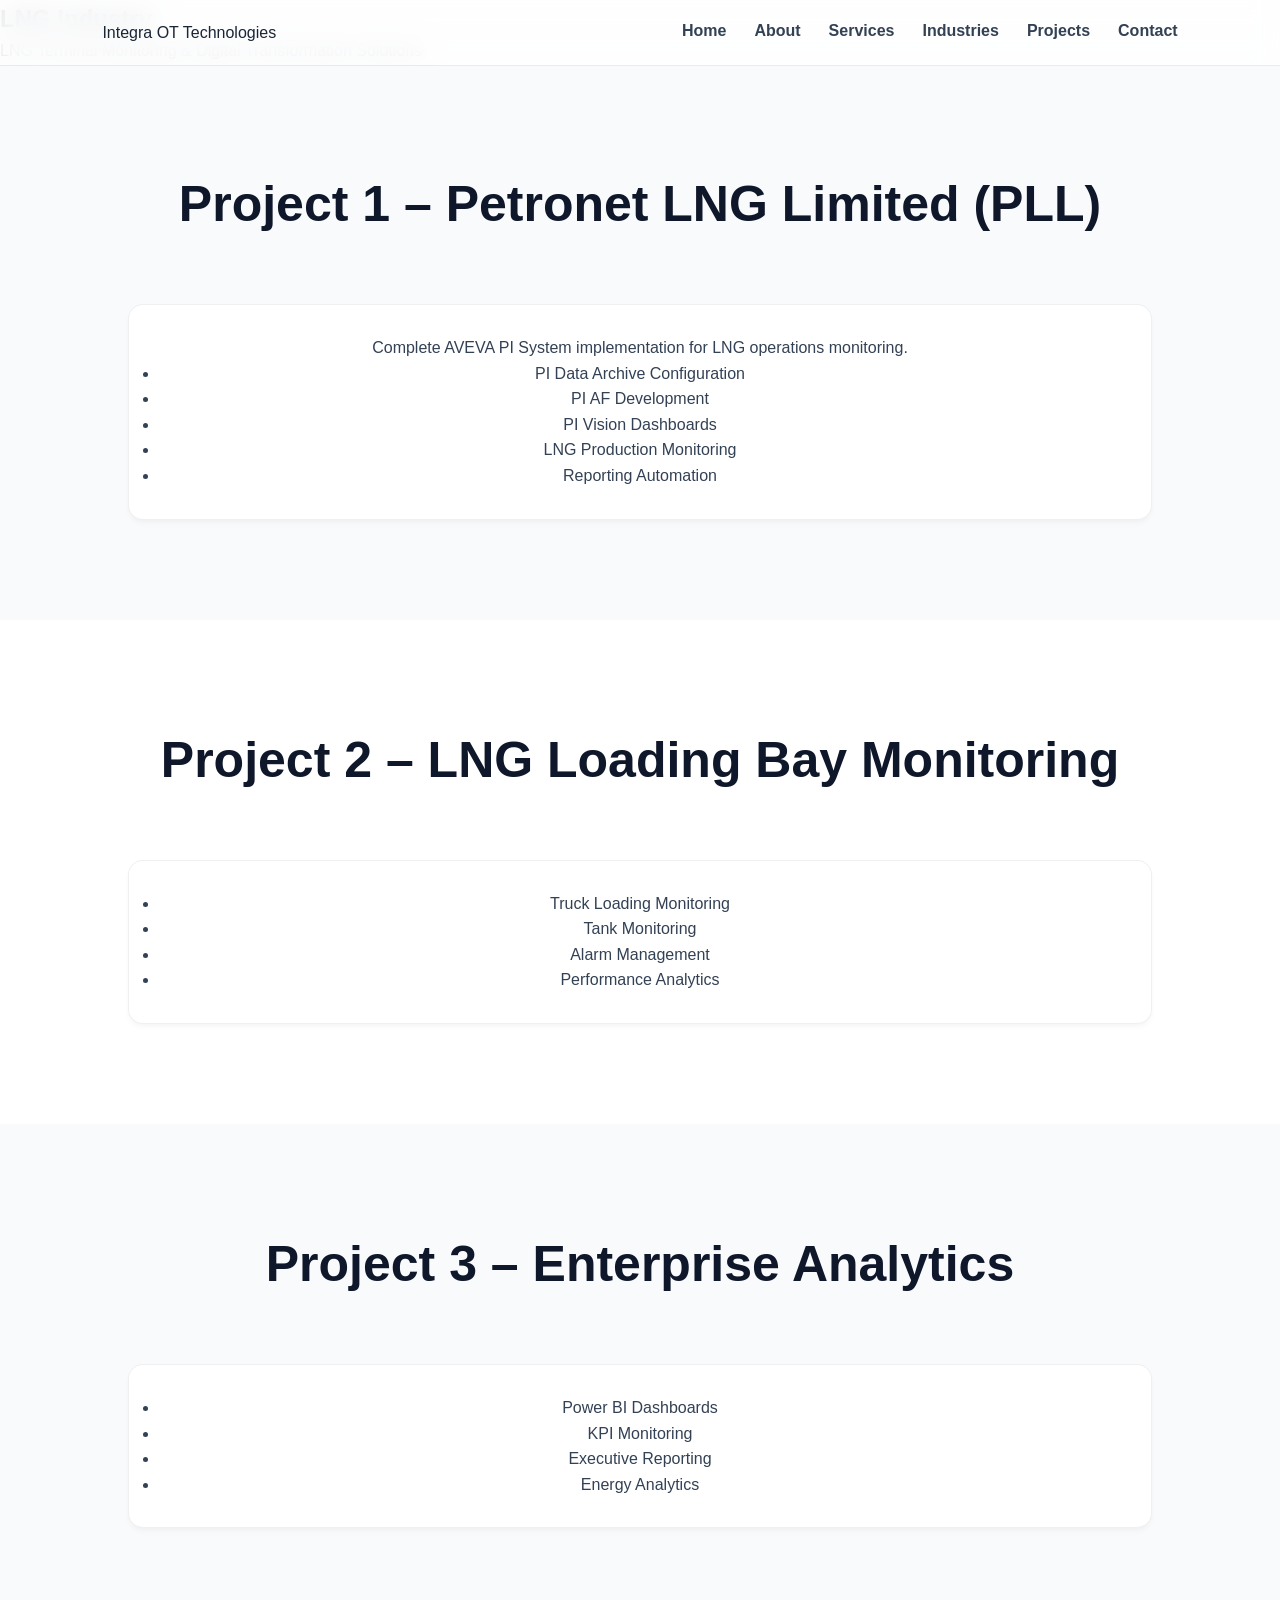
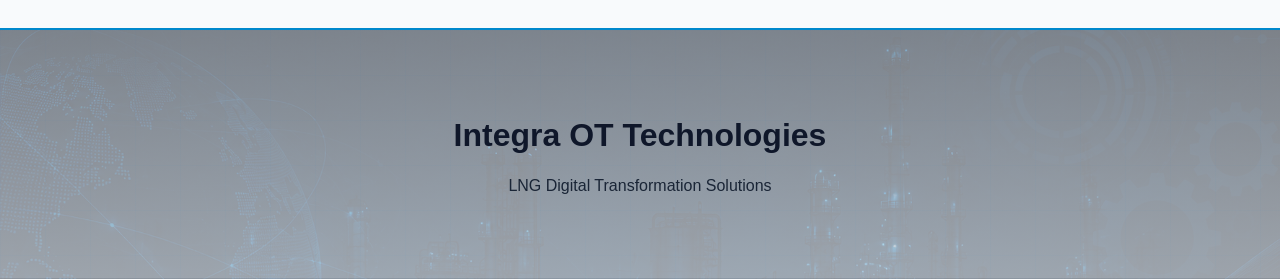
<file: lng.html>
<!DOCTYPE html>

<html lang="en">
<head>
<meta charset="UTF-8">
<meta name="viewport" content="width=device-width, initial-scale=1.0">
<title>LNG Projects</title>
<link rel="stylesheet" href="css/style.css">
</head>

<body>

<header>
<div class="logo">Integra OT Technologies</div>

<nav>
<a href="index.html">Home</a>
<a href="about.html">About</a>
<a href="services.html">Services</a>
<a href="industries.html">Industries</a>
<a href="projects.html">Projects</a>
<a href="contact.html">Contact</a>
</nav>
</header>

<section class="page-banner">
<h1>LNG Industry</h1>
<p>LNG Terminal Monitoring & Digital Transformation Solutions</p>
</section>

<section class="section">

<h2>Project 1 – Petronet LNG Limited (PLL)</h2>

<div class="card">

<p>
Complete AVEVA PI System implementation for LNG operations monitoring.
</p>

<ul>
<li>PI Data Archive Configuration</li>
<li>PI AF Development</li>
<li>PI Vision Dashboards</li>
<li>LNG Production Monitoring</li>
<li>Reporting Automation</li>
</ul>

</div>

</section>

<section class="section">

<h2>Project 2 – LNG Loading Bay Monitoring</h2>

<div class="card">

<ul>
<li>Truck Loading Monitoring</li>
<li>Tank Monitoring</li>
<li>Alarm Management</li>
<li>Performance Analytics</li>
</ul>

</div>

</section>

<section class="section">

<h2>Project 3 – Enterprise Analytics</h2>

<div class="card">

<ul>
<li>Power BI Dashboards</li>
<li>KPI Monitoring</li>
<li>Executive Reporting</li>
<li>Energy Analytics</li>
</ul>

</div>

</section>

<footer>
<h3>Integra OT Technologies</h3>
<p>LNG Digital Transformation Solutions</p>
</footer>

</body>
</html>
</file>
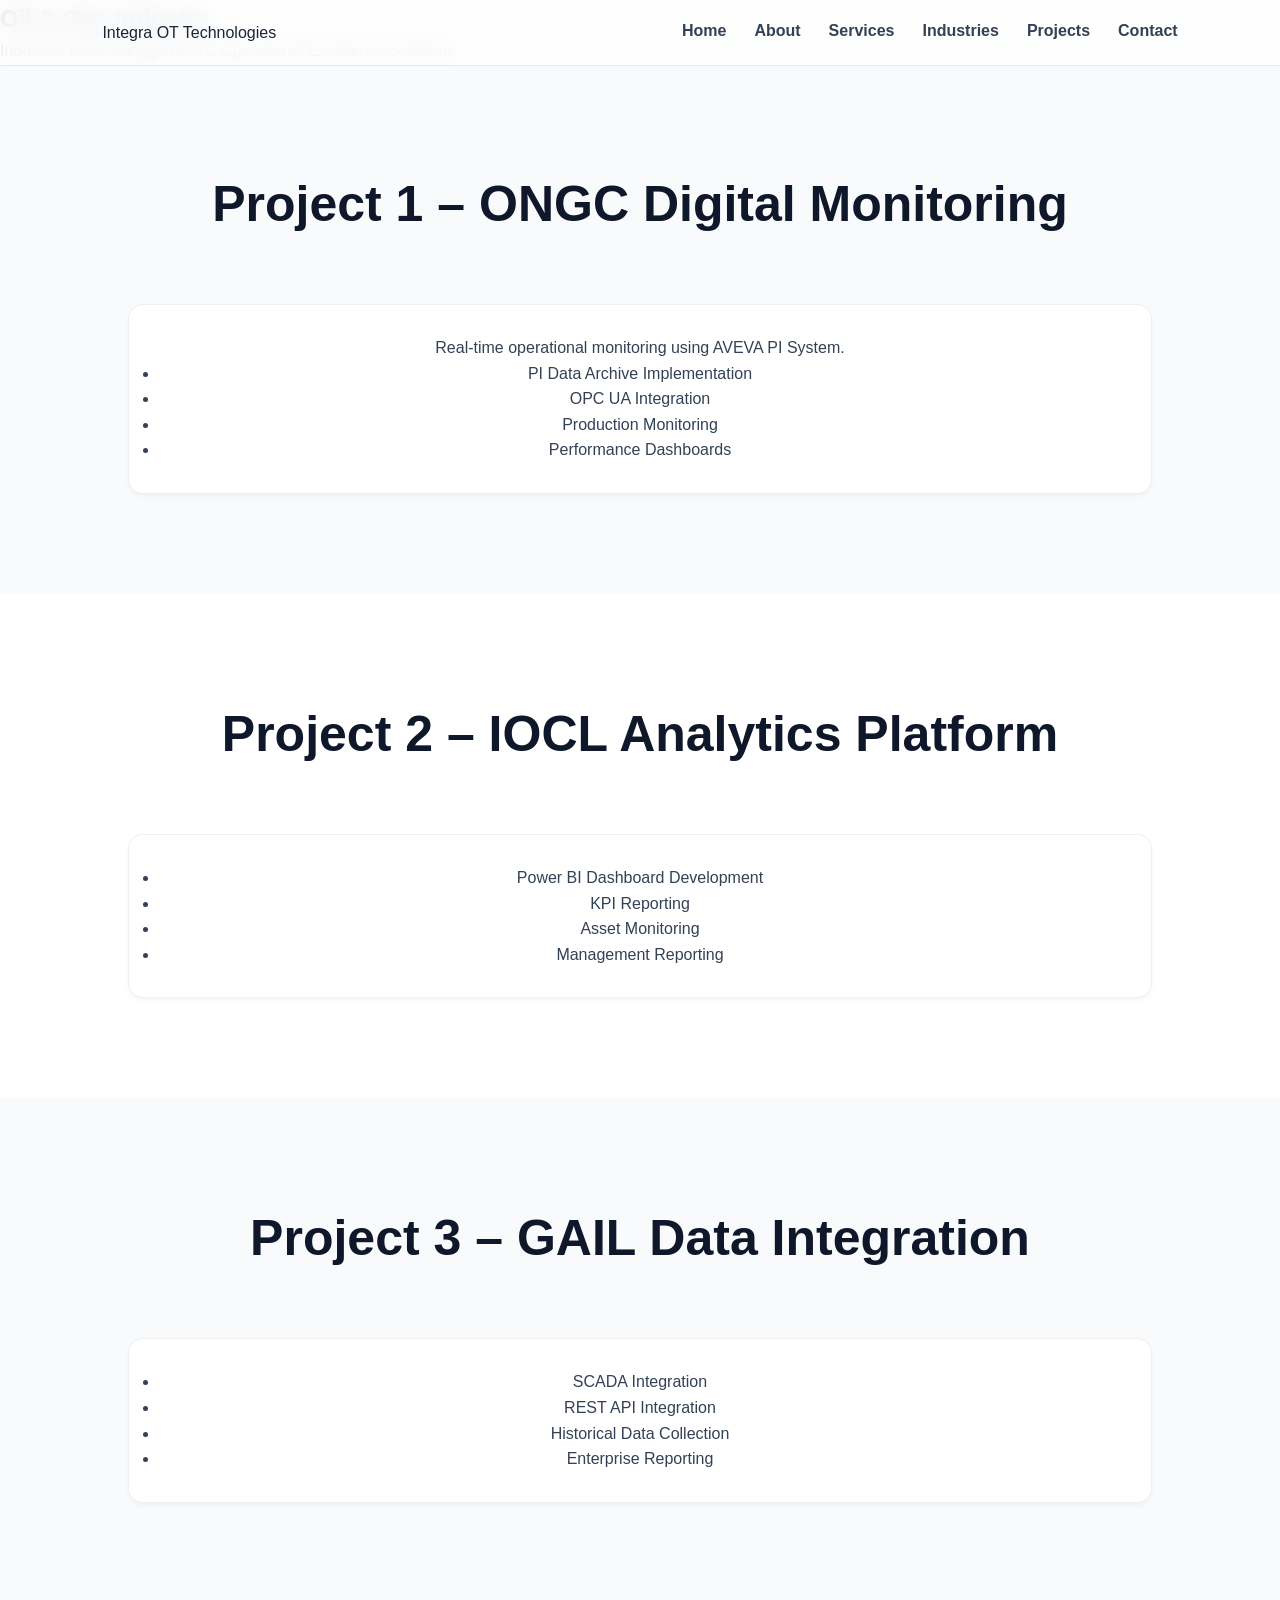
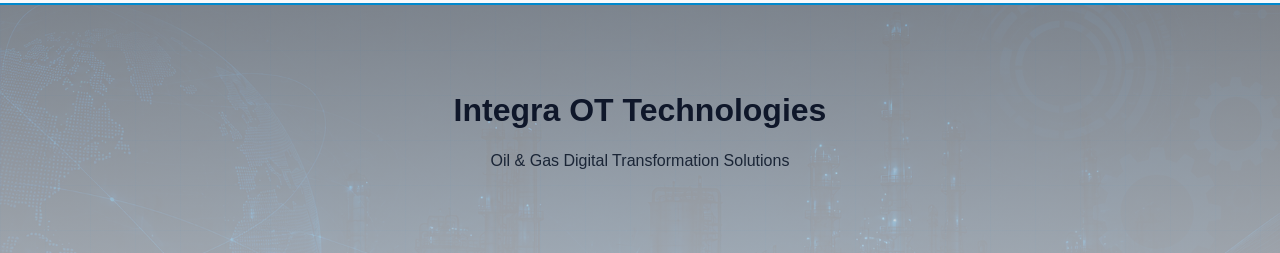
<file: oilgas.html>
<!DOCTYPE html>
<html lang="en">
<head>
<meta charset="UTF-8">
<meta name="viewport" content="width=device-width, initial-scale=1.0">
<title>Oil & Gas Projects</title>
<link rel="stylesheet" href="css/style.css">
</head>

<body>

<header>
<div class="logo">Integra OT Technologies</div>

<nav>
<a href="index.html">Home</a>
<a href="about.html">About</a>
<a href="services.html">Services</a>
<a href="industries.html">Industries</a>
<a href="projects.html">Projects</a>
<a href="contact.html">Contact</a>
</nav>
</header>

<section class="page-banner">
<h1>Oil & Gas Industry</h1>
<p>Industrial Data Management & Operational Excellence Solutions</p>
</section>

<section class="section">

<h2>Project 1 – ONGC Digital Monitoring</h2>

<div class="card">
<p>
Real-time operational monitoring using AVEVA PI System.
</p>

<ul>
<li>PI Data Archive Implementation</li>
<li>OPC UA Integration</li>
<li>Production Monitoring</li>
<li>Performance Dashboards</li>
</ul>
</div>

</section>

<section class="section">

<h2>Project 2 – IOCL Analytics Platform</h2>

<div class="card">

<ul>
<li>Power BI Dashboard Development</li>
<li>KPI Reporting</li>
<li>Asset Monitoring</li>
<li>Management Reporting</li>
</ul>

</div>

</section>

<section class="section">

<h2>Project 3 – GAIL Data Integration</h2>

<div class="card">

<ul>
<li>SCADA Integration</li>
<li>REST API Integration</li>
<li>Historical Data Collection</li>
<li>Enterprise Reporting</li>
</ul>

</div>

</section>

<footer>
<h3>Integra OT Technologies</h3>
<p>Oil & Gas Digital Transformation Solutions</p>
</footer>

</body>
</html>
</file>
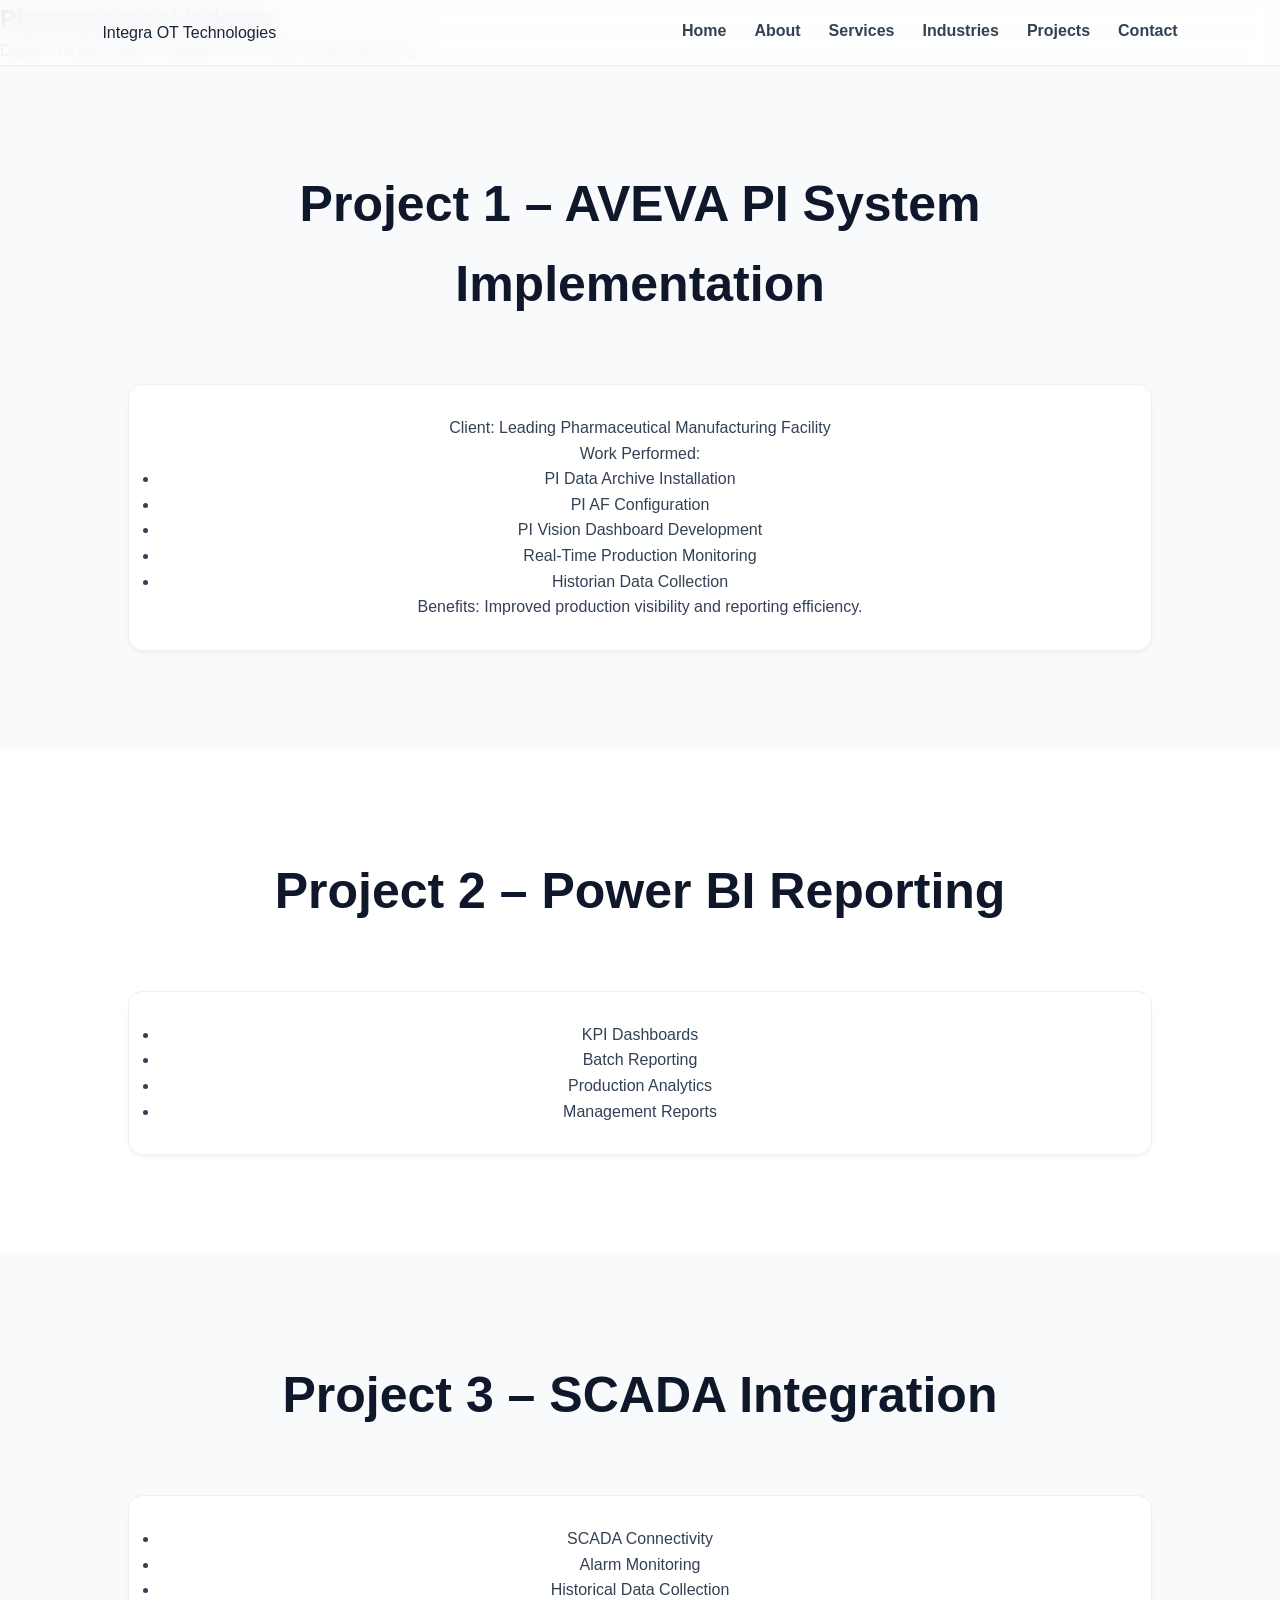
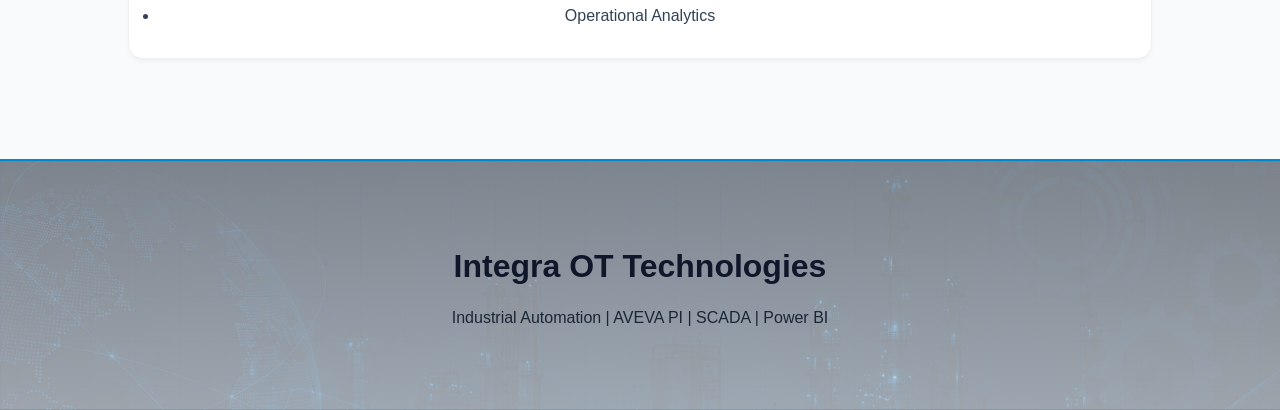
<file: pharma.html>
<!DOCTYPE html>
<html lang="en">
<head>
<meta charset="UTF-8">
<meta name="viewport" content="width=device-width, initial-scale=1.0">
<title>Pharmaceutical Projects</title>
<link rel="stylesheet" href="css/style.css">
</head>

<body>

<header>
<div class="logo">Integra OT Technologies</div>

<nav>
<a href="index.html">Home</a>
<a href="about.html">About</a>
<a href="services.html">Services</a>
<a href="industries.html">Industries</a>
<a href="projects.html">Projects</a>
<a href="contact.html">Contact</a>
</nav>
</header>

<section class="page-banner">
<h1>Pharmaceutical Industry</h1>
<p>Digital Transformation Solutions for Pharma Manufacturing</p>
</section>

<section class="section">

<h2>Project 1 – AVEVA PI System Implementation</h2>

<div class="card">

<p>
Client: Leading Pharmaceutical Manufacturing Facility
</p>

<p>
Work Performed:
</p>

<ul>
<li>PI Data Archive Installation</li>
<li>PI AF Configuration</li>
<li>PI Vision Dashboard Development</li>
<li>Real-Time Production Monitoring</li>
<li>Historian Data Collection</li>
</ul>

<p>
Benefits:
Improved production visibility and reporting efficiency.
</p>

</div>

</section>

<section class="section">

<h2>Project 2 – Power BI Reporting</h2>

<div class="card">

<ul>
<li>KPI Dashboards</li>
<li>Batch Reporting</li>
<li>Production Analytics</li>
<li>Management Reports</li>
</ul>

</div>

</section>

<section class="section">

<h2>Project 3 – SCADA Integration</h2>

<div class="card">

<ul>
<li>SCADA Connectivity</li>
<li>Alarm Monitoring</li>
<li>Historical Data Collection</li>
<li>Operational Analytics</li>
</ul>

</div>

</section>

<footer>

<h3>Integra OT Technologies</h3>

<p>
Industrial Automation | AVEVA PI | SCADA | Power BI
</p>

</footer>

</body>
</html>
</file>
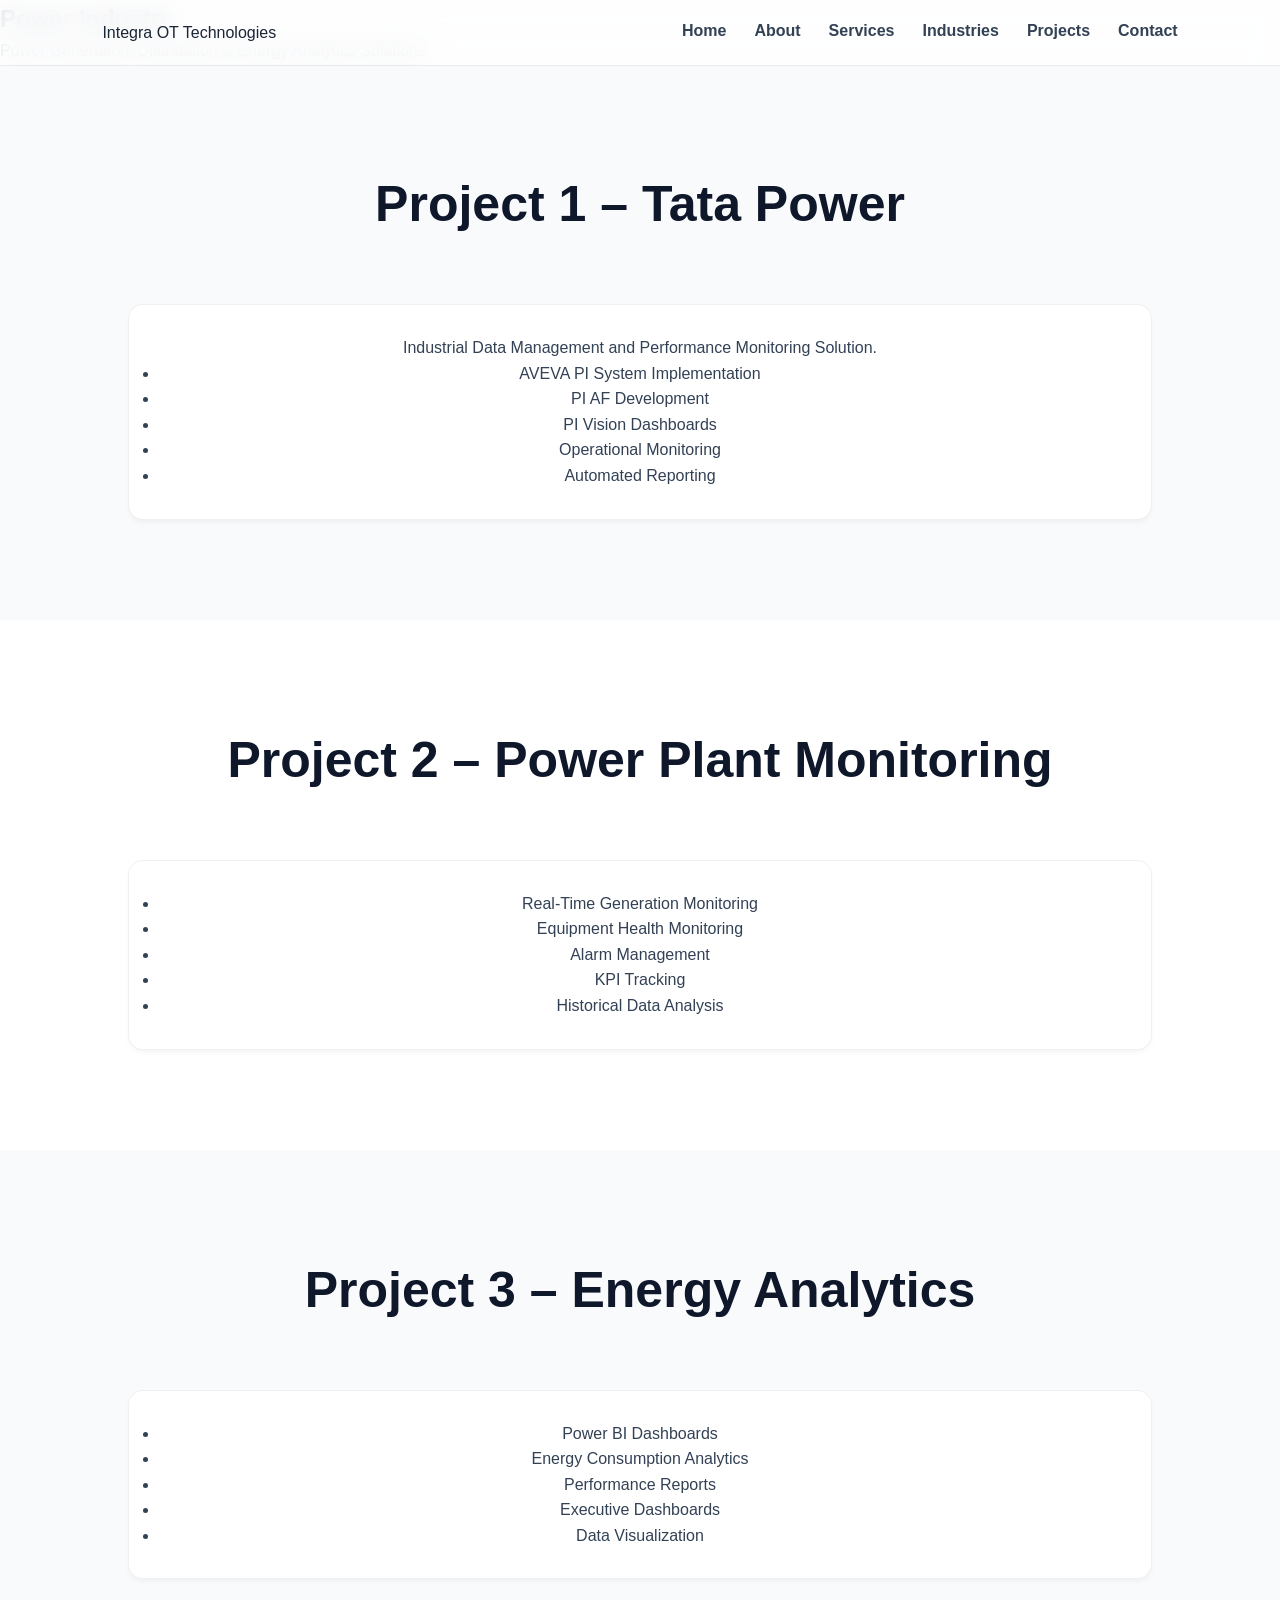
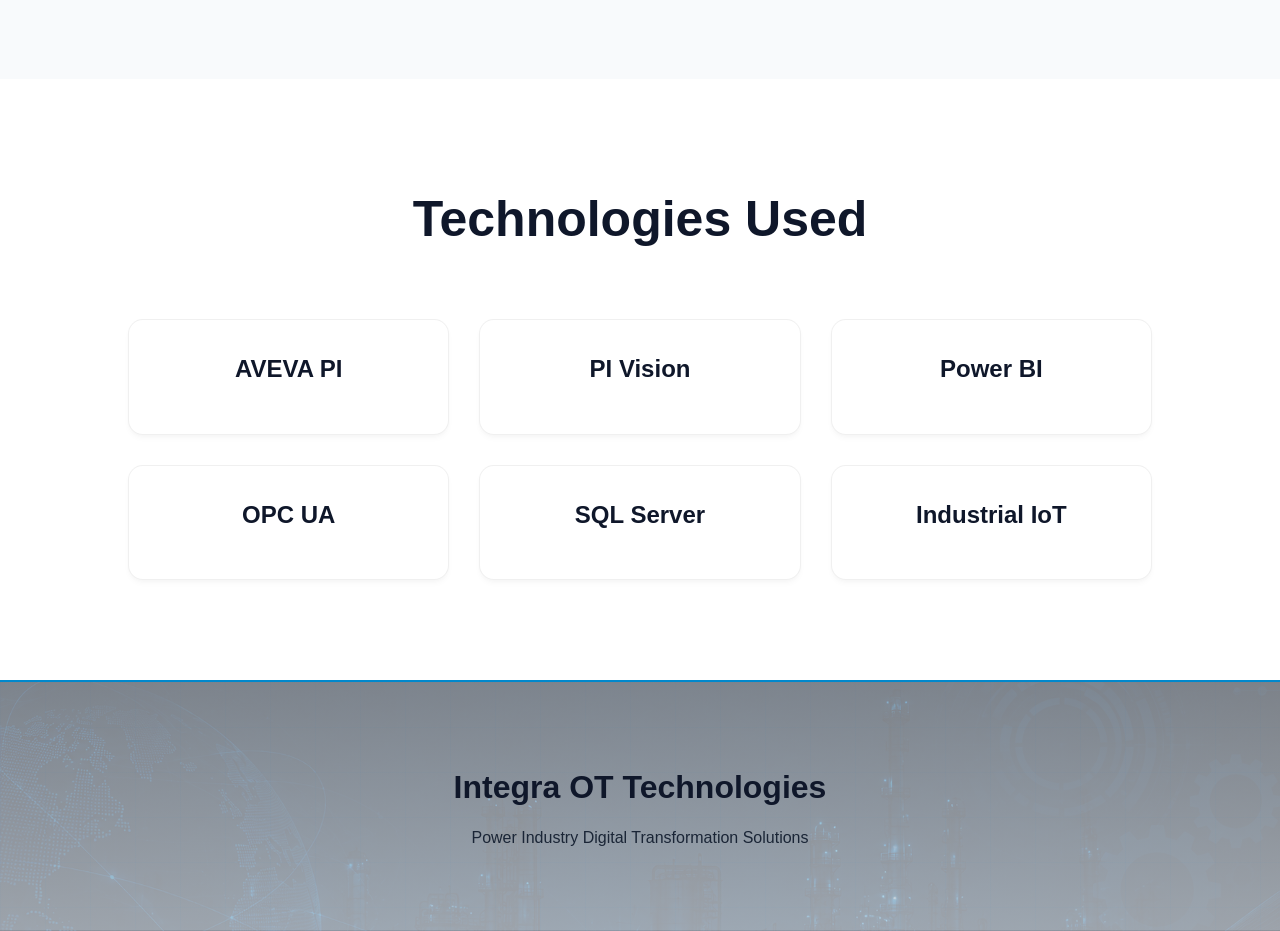
<file: power.html>
<!DOCTYPE html>

<html lang="en">

<head>
<meta charset="UTF-8">
<meta name="viewport" content="width=device-width, initial-scale=1.0">
<title>Power Industry | Integra OT Technologies</title>
<link rel="stylesheet" href="css/style.css">
</head>

<body>

<header>

<div class="logo">Integra OT Technologies</div>

<nav>
<a href="index.html">Home</a>
<a href="about.html">About</a>
<a href="services.html">Services</a>
<a href="industries.html">Industries</a>
<a href="projects.html">Projects</a>
<a href="contact.html">Contact</a>
</nav>

</header>

<section class="page-banner">

<h1>Power Industry</h1>

<p>
Power Generation, Distribution & Energy Analytics Solutions
</p>

</section>

<section class="section">

<h2>Project 1 – Tata Power</h2>

<div class="card">

<p>
Industrial Data Management and Performance Monitoring Solution.
</p>

<ul>
<li>AVEVA PI System Implementation</li>
<li>PI AF Development</li>
<li>PI Vision Dashboards</li>
<li>Operational Monitoring</li>
<li>Automated Reporting</li>
</ul>

</div>

</section>

<section class="section">

<h2>Project 2 – Power Plant Monitoring</h2>

<div class="card">

<ul>
<li>Real-Time Generation Monitoring</li>
<li>Equipment Health Monitoring</li>
<li>Alarm Management</li>
<li>KPI Tracking</li>
<li>Historical Data Analysis</li>
</ul>

</div>

</section>

<section class="section">

<h2>Project 3 – Energy Analytics</h2>

<div class="card">

<ul>
<li>Power BI Dashboards</li>
<li>Energy Consumption Analytics</li>
<li>Performance Reports</li>
<li>Executive Dashboards</li>
<li>Data Visualization</li>
</ul>

</div>

</section>

<section class="section">

<h2>Technologies Used</h2>

<div class="cards">

<div class="card">
<h3>AVEVA PI</h3>
</div>

<div class="card">
<h3>PI Vision</h3>
</div>

<div class="card">
<h3>Power BI</h3>
</div>

<div class="card">
<h3>OPC UA</h3>
</div>

<div class="card">
<h3>SQL Server</h3>
</div>

<div class="card">
<h3>Industrial IoT</h3>
</div>

</div>

</section>

<footer>

<h3>Integra OT Technologies</h3>

<p>
Power Industry Digital Transformation Solutions
</p>

</footer>

</body>
</html>
</file>
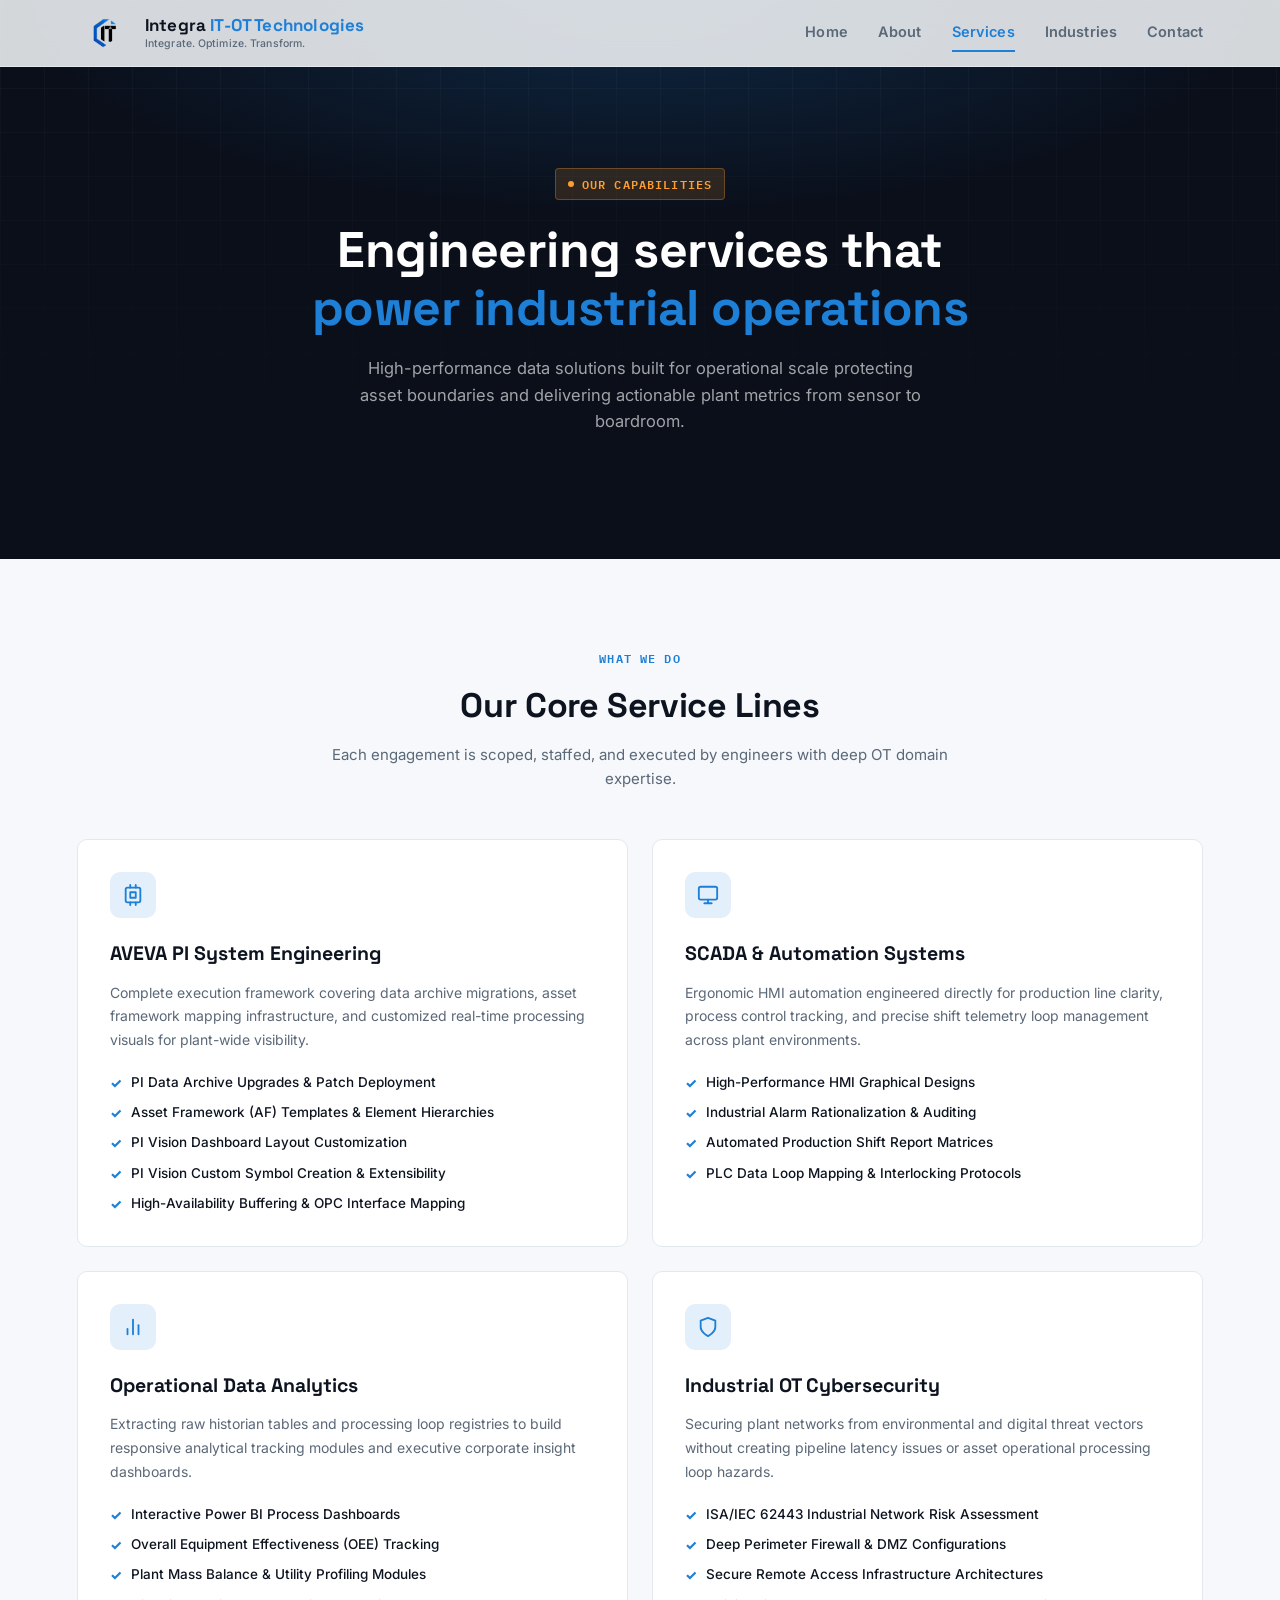
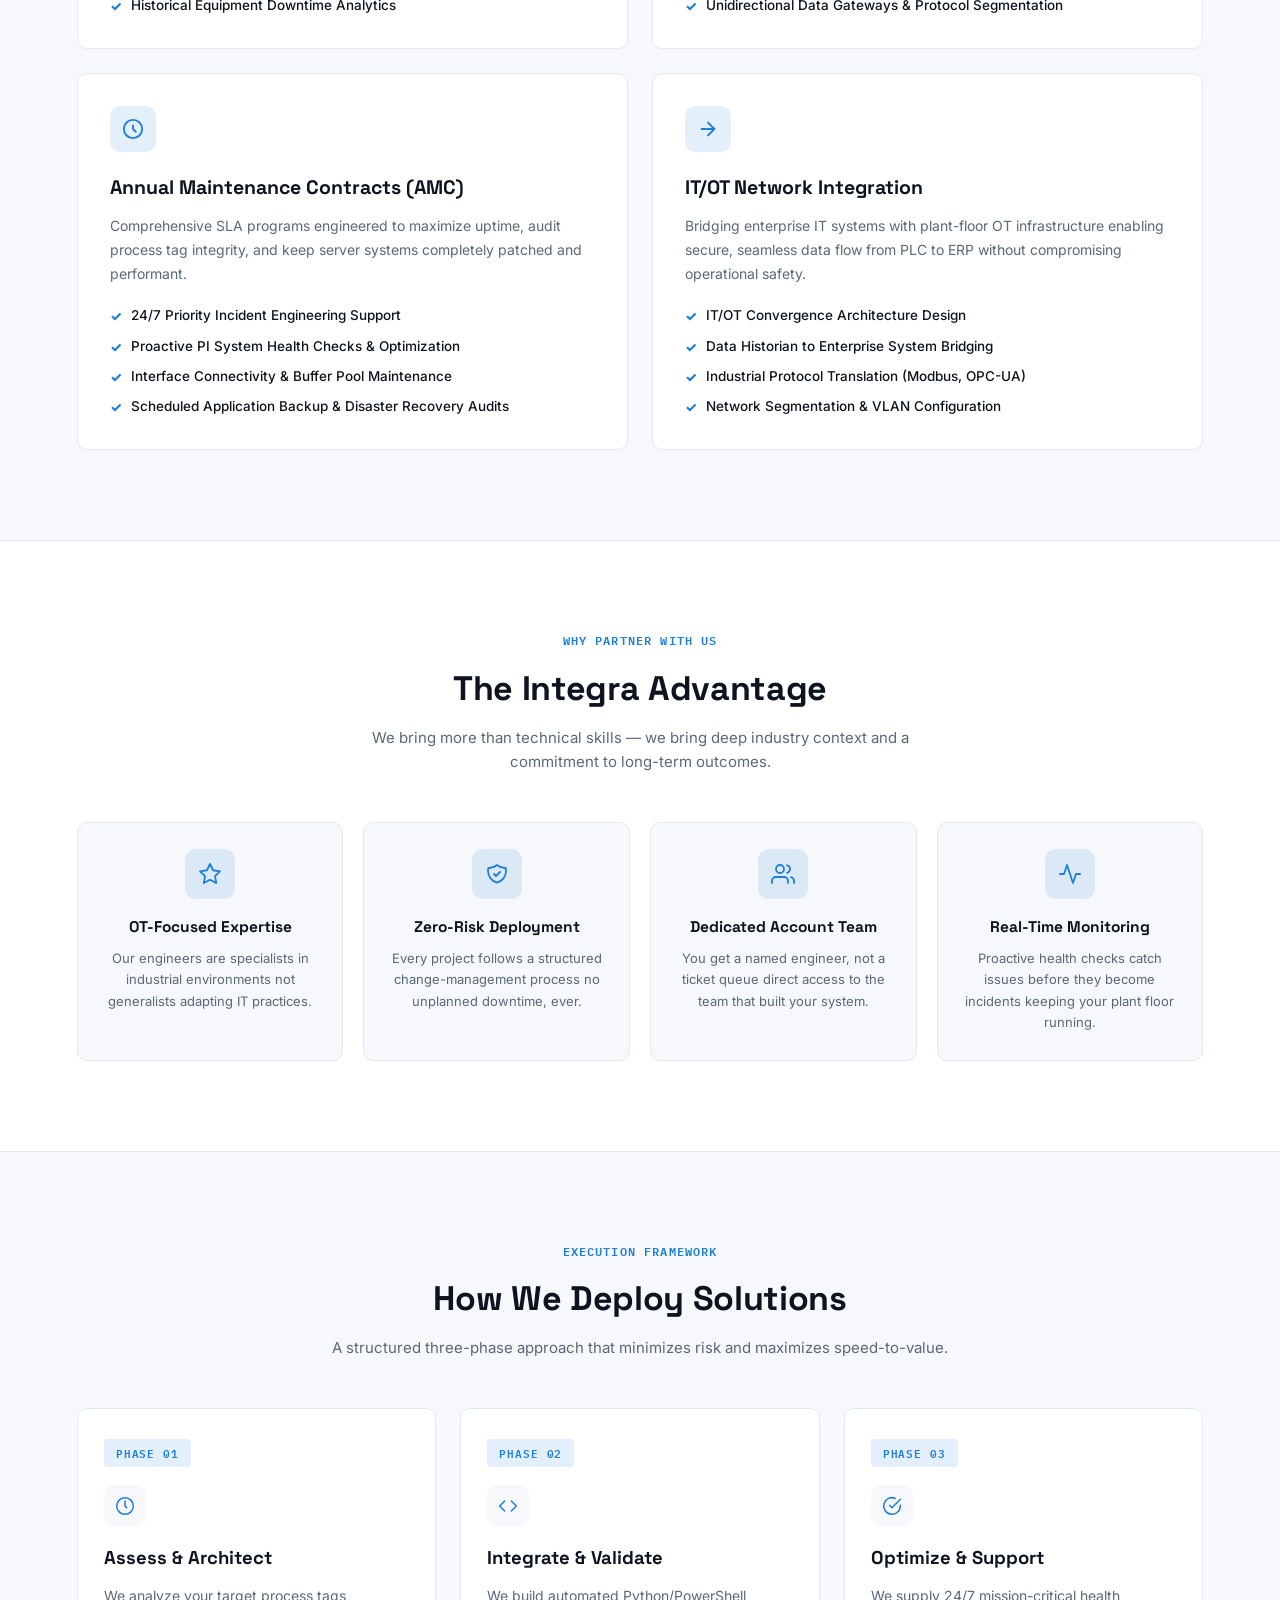
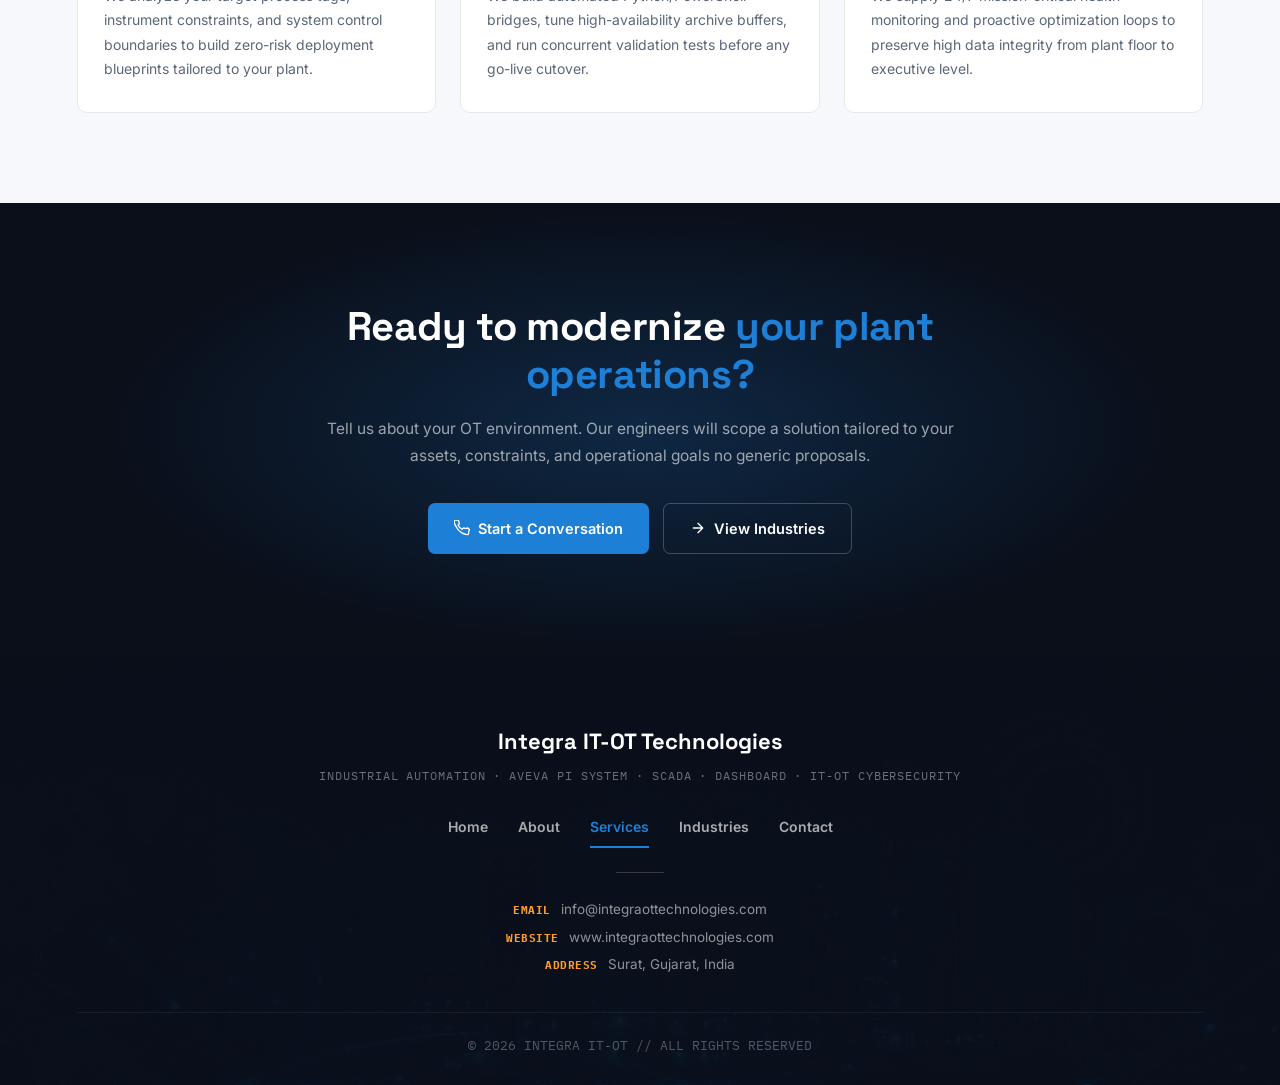
<file: services.html>
<!DOCTYPE html>
<html lang="en">
<head>
<meta charset="UTF-8">
<meta name="viewport" content="width=device-width, initial-scale=1.0">
<title>Our Services | Integra OT Technologies</title>
<meta name="description" content="Explore our specialized IT-OT integration, AVEVA PI System optimization, SCADA automation, OT Cybersecurity, and Annual Maintenance Contracts (AMC).">

<link rel="icon" type="image/png" sizes="180x180" href="https://integraottechnologies.com/images/favicon.png">
<link rel="icon" type="image/png" sizes="32x32" href="https://integraottechnologies.com/images/favicon.png">
<link rel="icon" type="image/png" sizes="48x48" href="https://integraottechnologies.com/images/favicon.png">
<link rel="icon" type="image/png" sizes="192x192" href="https://integraottechnologies.com/images/favicon.png">
<link rel="apple-touch-icon" sizes="180x180" href="https://integraottechnologies.com/images/favicon.png">
<link rel="icon" href="https://integraottechnologies.com/favicon.ico" sizes="any">

<link rel="preconnect" href="https://fonts.googleapis.com">
<link rel="preconnect" href="https://fonts.gstatic.com" crossorigin>
<link href="https://fonts.googleapis.com/css2?family=Space+Grotesk:wght@500;600;700&family=Inter:wght@400;500;600&family=IBM+Plex+Mono:wght@500;600&display=swap" rel="stylesheet">
<style>
/* ==========================================================================
   TOKENS (shared with index.html)
   ========================================================================== */
:root{
    --ink: #0d1420;
    --mist: #5b6878;
    --line: #e3e8ef;
    --paper: #f6f8fb;
    --deep: #0a0f1a;
    --deep-2: #0d1b30;
    --signal: #1e7fd6;
    --signal-soft: rgba(30,127,214,0.12);
    --amber: #ff9d2e;
    --amber-soft: rgba(255,157,46,0.14);
    --radius: 10px;
    --font-display: 'Space Grotesk', sans-serif;
    --font-body: 'Inter', sans-serif;
    --font-mono: 'IBM Plex Mono', monospace;
}
*{ margin:0; padding:0; box-sizing:border-box; }
html{ scroll-behavior:smooth; }
body{
    font-family: var(--font-body);
    background: var(--paper);
    color: var(--ink);
    line-height: 1.6;
    overflow-x: hidden;
}
img{ display:block; max-width:100%; }
a{ text-decoration:none; color:inherit; }

/* ==========================================================================
   HEADER
   ========================================================================== */
header{
    position: fixed; top:0; left:0; width:100%;
    padding: 16px 6%;
    display:flex; justify-content:space-between; align-items:center;
    background: rgba(246,248,251,0.86);
    backdrop-filter: blur(14px);
    border-bottom: 1px solid var(--line);
    z-index: 1000;
}
.logo{ display:flex; align-items:center; gap:11px; cursor: pointer; }
.logo img{ height: 34px; width:auto; border-radius: 7px; }
.logo .mark{
    width: 34px; height: 34px; border-radius: 7px;
    background: var(--deep);
    display:flex; align-items:center; justify-content:center;
    font-family: var(--font-mono); font-weight:600; font-size:13px; color: var(--amber);
    flex-shrink:0;
}
.logo-text{ display:flex; flex-direction:column; line-height:1.15; }
.logo-text .logo-main{
    font-family: var(--font-display); font-size:17px; font-weight:700;
    letter-spacing:0.01em; color: var(--ink);
}
.logo-text .logo-main .accent{ color: var(--signal); }
.logo-text .logo-tagline{
    font-family: var(--font-body); font-size:10.5px; font-weight:500;
    letter-spacing:0.01em; color: var(--mist); margin-top:2px;
}
nav{ display:flex; align-items:center; gap:30px; }
nav a{
    color: var(--mist); font-size:14.5px; font-weight:600; letter-spacing:0.01em;
    transition: color .2s ease, background-color .2s ease; position: relative; padding-bottom: 2px;
}
nav a:hover{ color: var(--ink); }
nav a.active{ color: var(--signal); }
nav a.active::after{
    content:''; position:absolute; left:0; right:0; bottom:-6px; height:2px; background: var(--signal);
}
.menu-toggle{
    display:none; background:none; border:none; font-size:24px; cursor:pointer; color: var(--ink);
}

/* ==========================================================================
   HERO
   ========================================================================== */
.hero{
    padding: 168px 6% 80px;
    background: var(--deep);
    background-image: radial-gradient(ellipse 70% 55% at 50% 0%, rgba(30,127,214,0.22) 0%, transparent 70%);
    position: relative;
    overflow: hidden;
    color: #fff;
    text-align: center;
}
.hero::before{
    content:''; position:absolute; inset:0;
    background-image:
        linear-gradient(rgba(255,255,255,0.035) 1px, transparent 1px),
        linear-gradient(90deg, rgba(255,255,255,0.035) 1px, transparent 1px);
    background-size: 44px 44px;
    mask-image: linear-gradient(180deg, rgba(0,0,0,0.9), transparent 85%);
    pointer-events:none;
}
.hero-inner{ position:relative; z-index:2; max-width: 760px; margin:0 auto; }
.eyebrow{
    display:inline-flex; align-items:center; gap:8px;
    font-family: var(--font-mono); font-size:11.5px; font-weight:600; letter-spacing:0.1em;
    text-transform:uppercase; color: var(--amber);
    background: var(--amber-soft); border:1px solid rgba(255,157,46,0.3);
    border-radius: 4px; padding:6px 12px; margin-bottom:22px;
}
.eyebrow .dot{ width:6px; height:6px; border-radius:50%; background: var(--amber); }
.hero h1{
    font-family: var(--font-display);
    font-size: clamp(32px, 4.6vw, 50px);
    font-weight:700; line-height:1.15; letter-spacing:-0.01em;
    margin-bottom:18px;
}
.hero h1 em{ font-style:normal; color: var(--signal); }
.hero p{
    font-size:16.5px; color: rgba(255,255,255,0.62); max-width:580px; margin:0 auto 44px;
}

/* stats bar - reuses pipeline visual language */
.stats-bar{
    display:grid; grid-template-columns: repeat(3, 1fr);
    max-width: 720px; margin: 0 auto;
    border-top: 1px solid rgba(255,255,255,0.1);
    padding-top: 30px;
}
.stat-item{ padding: 0 18px; border-right: 1px solid rgba(255,255,255,0.1); }
.stat-item:last-child{ border-right:none; }
.stat-num{ font-family: var(--font-display); font-size:30px; font-weight:700; color:#fff; line-height:1; }
.stat-num em{ font-style:normal; color: var(--signal); }
.stat-label{
    font-family: var(--font-mono); font-size:11px; letter-spacing:0.06em; text-transform:uppercase;
    color: rgba(255,255,255,0.4); margin-top:8px;
}

/* ==========================================================================
   SECTION SHELLS
   ========================================================================== */
.section{ padding: 90px 6%; }
.section-head{ max-width: 620px; margin: 0 auto 48px; text-align:center; }
.section-eyebrow{
    font-family: var(--font-mono); font-size:11.5px; font-weight:600; letter-spacing:0.1em;
    text-transform:uppercase; color: var(--signal); margin-bottom:12px;
}
.section h2{
    font-family: var(--font-display); font-size: clamp(26px, 3vw, 34px);
    font-weight:700; letter-spacing:-0.01em; color: var(--ink); margin-bottom:10px;
}
.section-head p{ color: var(--mist); font-size:15px; }

/* ==========================================================================
   SERVICES GRID
   ========================================================================== */
.services-grid{
    display:grid; grid-template-columns: 1fr 1fr; gap:24px;
    max-width:1140px; margin:0 auto;
}
.service-card{
    background:#fff; border:1px solid var(--line); border-radius: var(--radius);
    padding:32px; position:relative; overflow:hidden;
    transition: border-color .2s ease, transform .2s ease;
}
.service-card::before{
    content:''; position:absolute; top:0; left:0; right:0; height:3px;
    background: linear-gradient(90deg, var(--signal), var(--amber));
    transform: scaleX(0); transform-origin:left; transition: transform .3s ease;
}
.service-card:hover{ transform: translateY(-3px); border-color: rgba(30,127,214,0.3); }
.service-card:hover::before{ transform: scaleX(1); }
.srv-icon{
    width:46px; height:46px; background: var(--signal-soft); border-radius:10px;
    display:flex; align-items:center; justify-content:center; margin-bottom:20px;
    transition: background .2s ease;
}
.service-card:hover .srv-icon{ background: var(--signal); }
.srv-icon svg{ width:22px; height:22px; stroke: var(--signal); fill:none; stroke-width:2; stroke-linecap:round; stroke-linejoin:round; transition: stroke .2s ease; }
.service-card:hover .srv-icon svg{ stroke:#fff; }
.service-card h3{ font-family: var(--font-display); font-size:19.5px; font-weight:700; color: var(--ink); margin-bottom:11px; }
.service-card p{ font-size:14px; color: var(--mist); line-height:1.7; margin-bottom:20px; }
.feature-list{ list-style:none; display:flex; flex-direction:column; gap:9px; }
.feature-list li{
    font-size:13.5px; color: var(--ink); display:flex; align-items:flex-start; gap:9px;
    font-weight:500; line-height:1.5;
}
.feature-list li::before{
    content:"\2713"; color: var(--signal); font-weight:800; flex-shrink:0; margin-top:1px;
}

.section.alt{ background:#fff; border-top:1px solid var(--line); border-bottom:1px solid var(--line); }

/* ==========================================================================
   TRUST GRID (Why Us)
   ========================================================================== */
.trust-grid{ display:grid; grid-template-columns: repeat(4, 1fr); gap:20px; max-width:1140px; margin:0 auto; }
.trust-card{
    background: var(--paper); border:1px solid var(--line); border-radius: var(--radius);
    padding:26px 22px; text-align:center; position:relative; overflow:hidden;
    transition: all .2s ease;
}
/* Gradient top accent line — matches service-card / val-card hover treatment */
.trust-card::before{
    content:''; position:absolute; top:0; left:0; right:0; height:3px;
    background: linear-gradient(90deg, var(--signal), var(--amber));
    transform: scaleX(0); transform-origin:left; transition: transform .3s ease;
}
.trust-card:hover{ background:#fff; border-color: rgba(30,127,214,0.3); transform: translateY(-3px); }
.trust-card:hover::before{ transform: scaleX(1); }
.trust-icon{
    width:50px; height:50px; background: var(--signal-soft); border-radius:11px;
    display:flex; align-items:center; justify-content:center; margin:0 auto 16px;
}
.trust-icon svg{ width:24px; height:24px; stroke: var(--signal); fill:none; stroke-width:1.8; stroke-linecap:round; stroke-linejoin:round; }
.trust-card h4{ font-family: var(--font-display); font-size:15.5px; font-weight:700; color: var(--ink); margin-bottom:8px; }
.trust-card p{ font-size:13px; color: var(--mist); line-height:1.65; }

/* ==========================================================================
   PROCESS
   ========================================================================== */
.process-grid{ display:grid; grid-template-columns: repeat(3, 1fr); gap:24px; max-width:1140px; margin:0 auto; position: relative; }
.process-card{
    background:#fff; border:1px solid var(--line); border-radius: var(--radius);
    padding:30px 26px; position:relative; overflow:hidden;
    transition: all .2s ease;
}
/* Gradient top accent line — matches service-card / val-card hover treatment */
.process-card::before{
    content:''; position:absolute; top:0; left:0; right:0; height:3px;
    background: linear-gradient(90deg, var(--signal), var(--amber));
    transform: scaleX(0); transform-origin:left; transition: transform .3s ease;
}
.process-card:hover{ transform: translateY(-3px); border-color: rgba(30,127,214,0.3); }
.process-card:hover::before{ transform: scaleX(1); }
.step-num{
    font-family: var(--font-mono); font-size:11px; font-weight:600; letter-spacing:0.08em; text-transform:uppercase;
    color: var(--signal); background: var(--signal-soft);
    display:inline-block; padding:5px 12px; border-radius:4px; margin-bottom:18px;
}
.p-icon{ width:42px; height:42px; background: var(--paper); border-radius:10px; display:flex; align-items:center; justify-content:center; margin-bottom:16px; }
.p-icon svg{ width:20px; height:20px; stroke: var(--signal); fill:none; stroke-width:1.8; stroke-linecap:round; stroke-linejoin:round; }
.process-card h3{ font-family: var(--font-display); font-size:18.5px; font-weight:700; color: var(--ink); margin-bottom:11px; }
.process-card p{ font-size:14px; color: var(--mist); line-height:1.75; }

/* ==========================================================================
   CTA
   ========================================================================== */
.cta-section{
    padding: 100px 6%;
    background-color: var(--deep);
    background-image: radial-gradient(ellipse 60% 70% at 50% 50%, rgba(30,127,214,0.22) 0%, transparent 70%);
    text-align:center; position:relative; overflow:hidden;
}
.cta-inner{ position:relative; z-index:1; max-width:640px; margin:0 auto; }
.cta-section h2{
    font-family: var(--font-display); font-size: clamp(26px, 4vw, 40px);
    font-weight:700; color:#fff; line-height:1.2; margin-bottom:16px; letter-spacing:-0.01em;
}
.cta-section h2 em{ font-style:normal; color: var(--signal); }
.cta-section p{ font-size:15.5px; color: rgba(255,255,255,0.6); line-height:1.75; margin-bottom:34px; }
.cta-buttons{ display:flex; gap:14px; justify-content:center; flex-wrap:wrap; }
.btn{
    padding:13px 26px; border-radius:7px; font-size:14.5px; font-weight:600;
    transition: all .2s ease; display:inline-flex; align-items:center; gap:8px;
}
.btn-primary{ background: var(--signal); color:#fff; }
.btn-primary:hover{ background:#1a6fbb; transform: translateY(-1px); }
.btn-outline{ background:transparent; color:#fff; border:1px solid rgba(255,255,255,0.22); }
.btn-outline:hover{ border-color: rgba(255,255,255,0.5); }

/* ==========================================================================
   FOOTER
   ========================================================================== */
footer{
    position:relative; padding: 70px 6% 30px;
    background-color: var(--deep);
    background-image: linear-gradient(rgba(10,15,26,0.92), rgba(10,15,26,0.92)), url('images/industrial-bg.jpg');
    background-size: cover; background-position: center;
    text-align:center;
}
.footer-logo{ font-family: var(--font-display); font-size:22px; font-weight:700; color:#fff; margin-bottom:8px; }
.footer-tagline{
    font-family: var(--font-mono); font-size:11.5px; color: rgba(255,255,255,0.4);
    letter-spacing:0.08em; text-transform:uppercase; margin-bottom:30px;
}
.footer-links{ display:flex; justify-content:center; gap:30px; margin-bottom:30px; flex-wrap:wrap; }
.footer-links a{
    color: rgba(255,255,255,0.65); font-size:14px; font-weight:600; transition: color .2s ease;
    position: relative; padding-bottom:4px;
}
.footer-links a:hover{ color: var(--signal); }
.footer-links a.active{ color: var(--signal); }
.footer-links a.active::after{
    content:''; position:absolute; left:0; right:0; bottom:-6px; height:2px; background: var(--signal);
}
.footer-divider{ width:48px; height:1px; background: rgba(255,255,255,0.18); margin:0 auto 26px; }
.footer-details p{ color: rgba(255,255,255,0.55); font-size:13.5px; margin:6px 0; }
.footer-details strong{ font-family: var(--font-mono); font-size:11px; letter-spacing:0.04em; text-transform:uppercase; color: var(--amber); margin-right:6px; }
.footer-base{ margin-top:36px; padding-top:22px; border-top:1px solid rgba(255,255,255,0.06); }
.footer-base p{ color: rgba(255,255,255,0.3); font-size:12.5px; font-family: var(--font-mono); }

footer a {
    visibility: visible !important;
    opacity: 1 !important;
    pointer-events: auto !important;
}

/* ==========================================================================
   SCROLL REVEAL
   ========================================================================== */
.reveal{ opacity:0; transform: translateY(24px); transition: opacity .7s ease, transform .7s ease; }
.reveal.is-visible{ opacity:1; transform: translateY(0); }
@media (prefers-reduced-motion: reduce){
    .reveal{ opacity:1; transform:none; transition:none; }
    html{ scroll-behavior:auto; }
}

/* ==========================================================================
   RESPONSIVE
   ========================================================================== */
@media(max-width:900px){
    .trust-grid{ grid-template-columns: 1fr 1fr; }
}
@media(max-width:768px){
    header{ padding:14px 5%; }
    .menu-toggle{ display:block; }
    header nav{
        display:flex; visibility:hidden; opacity:0; pointer-events:none;
        position:absolute; top:100%; left:0; width:100%;
        flex-direction:column; align-items:flex-start; gap:0;
        background:#fff; border-top:1px solid var(--line);
        box-shadow: 0 16px 30px rgba(0,0,0,0.08);
        padding:10px 0; transform: translateY(-8px);
        transition: all .25s ease;
    }
    header nav.active{ visibility:visible; opacity:1; pointer-events:auto; transform: translateY(0); }
    header nav a{ width:100%; padding:13px 6%; border-bottom:1px solid var(--line); color: var(--mist); }
    header nav a:last-child{ border-bottom:none; }
    header nav a.active::after{ display:none; }

    /* FIX: active page link now stays highlighted inside the mobile menu */
    header nav a.active{
        color: var(--signal) !important;
        background: var(--signal-soft);
        font-weight: 700;
    }

    .hero{ padding:120px 6% 56px; }
    .stats-bar{ grid-template-columns: 1fr; gap:18px; }
    .stat-item{ border-right:none; padding:0; }
    .services-grid{ grid-template-columns:1fr; }
    .process-grid{ grid-template-columns:1fr; }
    .trust-grid{ grid-template-columns: 1fr 1fr; }
    .section{ padding: 60px 5%; }
    .cta-section{ padding: 64px 5%; }
    footer{ padding: 56px 5% 26px; }
    .footer-links{ gap:18px; }
}
@media(max-width:480px){
    .trust-grid{ grid-template-columns: 1fr; }
}
</style>
</head>

<body>

<header>
    <a href="./index.html" class="logo">
        <img src="images/logo.png" alt="Integra OT Technologies" onerror="this.replaceWith(Object.assign(document.createElement('div'),{className:'mark',textContent:'OT'}))">
        <div class="logo-text">
            <span class="logo-main">Integra <span class="accent">IT-OT Technologies</span></span>
            <span class="logo-tagline">Integrate. Optimize. Transform.</span>
        </div>
    </a>
    <button class="menu-toggle" id="mobile-menu" aria-label="Toggle navigation" aria-expanded="false">&#9776;</button>
    <nav id="navbar">
        <a href="./index.html">Home</a>
        <a href="about.html">About</a>
        <a href="services.html" class="active">Services</a>
        <a href="industries.html">Industries</a>
        <a href="contact.html">Contact</a>
    </nav>
</header>

<section class="hero">
    <div class="hero-inner">
        <div class="eyebrow"><span class="dot"></span>Our Capabilities</div>
        <h1>Engineering services that <em>power industrial operations</em></h1>
        <p>High-performance data solutions built for operational scale protecting asset boundaries and delivering actionable plant metrics from sensor to boardroom.</p>
    </div>
</section>

<section class="section reveal">
    <div class="section-head">
        <div class="section-eyebrow">What We Do</div>
        <h2>Our Core Service Lines</h2>
        <p>Each engagement is scoped, staffed, and executed by engineers with deep OT domain expertise.</p>
    </div>
    <div class="services-grid">

        <div class="service-card">
            <div class="srv-icon">
                <svg viewBox="0 0 24 24"><rect x="4" y="4" width="16" height="16" rx="2"/><rect x="9" y="9" width="6" height="6"/><line x1="9" y1="1" x2="9" y2="4"/><line x1="15" y1="1" x2="15" y2="4"/><line x1="9" y1="20" x2="9" y2="23"/><line x1="15" y1="20" x2="15" y2="23"/></svg>
            </div>
            <h3>AVEVA PI System Engineering</h3>
            <p>Complete execution framework covering data archive migrations, asset framework mapping infrastructure, and customized real-time processing visuals for plant-wide visibility.</p>
            <ul class="feature-list">
                <li>PI Data Archive Upgrades &amp; Patch Deployment</li>
                <li>Asset Framework (AF) Templates &amp; Element Hierarchies</li>
                <li>PI Vision Dashboard Layout Customization</li>
                <li>PI Vision Custom Symbol Creation &amp; Extensibility</li>
                <li>High-Availability Buffering &amp; OPC Interface Mapping</li>
            </ul>
        </div>

        <div class="service-card">
            <div class="srv-icon">
                <svg viewBox="0 0 24 24"><rect x="2" y="3" width="20" height="14" rx="2"/><path d="M8 21h8M12 17v4"/></svg>
            </div>
            <h3>SCADA &amp; Automation Systems</h3>
            <p>Ergonomic HMI automation engineered directly for production line clarity, process control tracking, and precise shift telemetry loop management across plant environments.</p>
            <ul class="feature-list">
                <li>High-Performance HMI Graphical Designs</li>
                <li>Industrial Alarm Rationalization &amp; Auditing</li>
                <li>Automated Production Shift Report Matrices</li>
                <li>PLC Data Loop Mapping &amp; Interlocking Protocols</li>
            </ul>
        </div>

        <div class="service-card">
            <div class="srv-icon">
                <svg viewBox="0 0 24 24"><line x1="18" y1="20" x2="18" y2="10"/><line x1="12" y1="20" x2="12" y2="4"/><line x1="6" y1="20" x2="6" y2="14"/></svg>
            </div>
            <h3>Operational Data Analytics</h3>
            <p>Extracting raw historian tables and processing loop registries to build responsive analytical tracking modules and executive corporate insight dashboards.</p>
            <ul class="feature-list">
                <li>Interactive Power BI Process Dashboards</li>
                <li>Overall Equipment Effectiveness (OEE) Tracking</li>
                <li>Plant Mass Balance &amp; Utility Profiling Modules</li>
                <li>Historical Equipment Downtime Analytics</li>
            </ul>
        </div>

        <div class="service-card">
            <div class="srv-icon">
                <svg viewBox="0 0 24 24"><path d="M12 22s8-4 8-10V5l-8-3-8 3v7c0 6 8 10 8 10z"/></svg>
            </div>
            <h3>Industrial OT Cybersecurity</h3>
            <p>Securing plant networks from environmental and digital threat vectors without creating pipeline latency issues or asset operational processing loop hazards.</p>
            <ul class="feature-list">
                <li>ISA/IEC 62443 Industrial Network Risk Assessment</li>
                <li>Deep Perimeter Firewall &amp; DMZ Configurations</li>
                <li>Secure Remote Access Infrastructure Architectures</li>
                <li>Unidirectional Data Gateways &amp; Protocol Segmentation</li>
            </ul>
        </div>

        <div class="service-card">
            <div class="srv-icon">
                <svg viewBox="0 0 24 24"><circle cx="12" cy="12" r="10"/><path d="M12 8v4l3 3"/></svg>
            </div>
            <h3>Annual Maintenance Contracts (AMC)</h3>
            <p>Comprehensive SLA programs engineered to maximize uptime, audit process tag integrity, and keep server systems completely patched and performant.</p>
            <ul class="feature-list">
                <li>24/7 Priority Incident Engineering Support</li>
                <li>Proactive PI System Health Checks &amp; Optimization</li>
                <li>Interface Connectivity &amp; Buffer Pool Maintenance</li>
                <li>Scheduled Application Backup &amp; Disaster Recovery Audits</li>
            </ul>
        </div>

        <div class="service-card">
            <div class="srv-icon">
                <svg viewBox="0 0 24 24"><path d="M5 12h14M12 5l7 7-7 7"/></svg>
            </div>
            <h3>IT/OT Network Integration</h3>
            <p>Bridging enterprise IT systems with plant-floor OT infrastructure enabling secure, seamless data flow from PLC to ERP without compromising operational safety.</p>
            <ul class="feature-list">
                <li>IT/OT Convergence Architecture Design</li>
                <li>Data Historian to Enterprise System Bridging</li>
                <li>Industrial Protocol Translation (Modbus, OPC-UA)</li>
                <li>Network Segmentation &amp; VLAN Configuration</li>
            </ul>
        </div>
    </div>
</section>

<section class="section alt reveal">
    <div class="section-head">
        <div class="section-eyebrow">Why Partner With Us</div>
        <h2>The Integra Advantage</h2>
        <p>We bring more than technical skills — we bring deep industry context and a commitment to long-term outcomes.</p>
    </div>
    <div class="trust-grid">
        <div class="trust-card">
            <div class="trust-icon">
                <svg viewBox="0 0 24 24"><path d="M12 2l3.09 6.26L22 9.27l-5 4.87 1.18 6.88L12 17.77l-6.18 3.25L7 14.14 2 9.27l6.91-1.01L12 2z"/></svg>
            </div>
            <h4>OT-Focused Expertise</h4>
            <p>Our engineers are specialists in industrial environments not generalists adapting IT practices.</p>
        </div>
        <div class="trust-card">
            <div class="trust-icon">
                <svg viewBox="0 0 24 24"><path d="M9 12l2 2 4-4m5.618-4.016A11.955 11.955 0 0112 2.944a11.955 11.955 0 01-8.618 3.04A12.02 12.02 0 003 9c0 5.591 3.824 10.29 9 11.622 5.176-1.332 9-6.03 9-11.622 0-1.042-.133-2.052-.382-3.016z"/></svg>
            </div>
            <h4>Zero-Risk Deployment</h4>
            <p>Every project follows a structured change-management process no unplanned downtime, ever.</p>
        </div>
        <div class="trust-card">
            <div class="trust-icon">
                <svg viewBox="0 0 24 24"><path d="M17 21v-2a4 4 0 00-4-4H5a4 4 0 00-4 4v2"/><circle cx="9" cy="7" r="4"/><path d="M23 21v-2a4 4 0 00-3-3.87M16 3.13a4 4 0 010 7.75"/></svg>
            </div>
            <h4>Dedicated Account Team</h4>
            <p>You get a named engineer, not a ticket queue direct access to the team that built your system.</p>
        </div>
        <div class="trust-card">
            <div class="trust-icon">
                <svg viewBox="0 0 24 24"><polyline points="22 12 18 12 15 21 9 3 6 12 2 12"/></svg>
            </div>
            <h4>Real-Time Monitoring</h4>
            <p>Proactive health checks catch issues before they become incidents keeping your plant floor running.</p>
        </div>
    </div>
</section>

<section class="section reveal">
    <div class="section-head">
        <div class="section-eyebrow">Execution Framework</div>
        <h2>How We Deploy Solutions</h2>
        <p>A structured three-phase approach that minimizes risk and maximizes speed-to-value.</p>
    </div>
    <div class="process-grid">
        <div class="process-card">
            <div class="step-num">Phase 01</div>
            <div class="p-icon">
                <svg viewBox="0 0 24 24"><circle cx="12" cy="12" r="10"/><polyline points="12 6 12 12 14 14"/></svg>
            </div>
            <h3>Assess &amp; Architect</h3>
            <p>We analyze your target process tags, instrument constraints, and system control boundaries to build zero-risk deployment blueprints tailored to your plant.</p>
        </div>
        <div class="process-card">
            <div class="step-num">Phase 02</div>
            <div class="p-icon">
                <svg viewBox="0 0 24 24"><polyline points="16 18 22 12 16 6"/><polyline points="8 6 2 12 8 18"/></svg>
            </div>
            <h3>Integrate &amp; Validate</h3>
            <p>We build automated Python/PowerShell bridges, tune high-availability archive buffers, and run concurrent validation tests before any go-live cutover.</p>
        </div>
        <div class="process-card">
            <div class="step-num">Phase 03</div>
            <div class="p-icon">
                <svg viewBox="0 0 24 24"><path d="M22 11.08V12a10 10 0 1 1-5.93-9.14"/><polyline points="22 4 12 14.01 9 11.01"/></svg>
            </div>
            <h3>Optimize &amp; Support</h3>
            <p>We supply 24/7 mission-critical health monitoring and proactive optimization loops to preserve high data integrity from plant floor to executive level.</p>
        </div>
    </div>
</section>

<section class="cta-section reveal">
    <div class="cta-inner">
        <h2>Ready to modernize <em>your plant operations?</em></h2>
        <p>Tell us about your OT environment. Our engineers will scope a solution tailored to your assets, constraints, and operational goals no generic proposals.</p>
        <div class="cta-buttons">
            <a href="contact.html" class="btn btn-primary">
                <svg width="16" height="16" viewBox="0 0 24 24" fill="none" stroke="currentColor" stroke-width="2" stroke-linecap="round" stroke-linejoin="round"><path d="M22 16.92v3a2 2 0 01-2.18 2 19.79 19.79 0 01-8.63-3.07A19.5 19.5 0 013.07 9.81 19.79 19.79 0 01.12 1.18 2 2 0 012.1.01h3a2 2 0 012 1.72c.127.96.361 1.903.7 2.81a2 2 0 01-.45 2.11L6.09 7.91a16 16 0 006 6l1.27-1.27a2 2 0 012.11-.45c.907.339 1.85.573 2.81.7A2 2 0 0122 16.92z"/></svg>
                Start a Conversation
            </a>
            <a href="industries.html" class="btn btn-outline">
                <svg width="16" height="16" viewBox="0 0 24 24" fill="none" stroke="currentColor" stroke-width="2" stroke-linecap="round" stroke-linejoin="round"><path d="M5 12h14M12 5l7 7-7 7"/></svg>
                View Industries
            </a>
        </div>
    </div>
</section>

<footer>
    <div class="footer-logo">Integra IT-OT Technologies</div>
    <div class="footer-tagline">Industrial Automation · AVEVA PI System · SCADA · DASHBOARD · IT-OT Cybersecurity</div>
    <div class="footer-links">
        <a href="./index.html">Home</a>
        <a href="about.html">About</a>
        <a href="services.html" class="active">Services</a>
        <a href="industries.html">Industries</a>
        <a href="contact.html">Contact</a>
    </div>
    <div class="footer-divider"></div>
    <div class="footer-details">
        <p><strong>Email</strong> info@integraottechnologies.com</p>
        <p><strong>Website</strong> www.integraottechnologies.com</p>
        <p><strong>Address</strong> Surat, Gujarat, India</p>
    </div>
    <div class="footer-base">
        <p>&copy; 2026 INTEGRA IT-OT // ALL RIGHTS RESERVED</p>
    </div>
</footer>

<script>
(function(){
    var mobileMenu = document.getElementById('mobile-menu');
    var navbar = document.getElementById('navbar');

    mobileMenu.addEventListener('click', function(){
        var open = navbar.classList.toggle('active');
        mobileMenu.innerHTML = open ? '&times;' : '&#9776;';
        mobileMenu.setAttribute('aria-expanded', open);
    });

    navbar.querySelectorAll('a').forEach(function(link){
        link.addEventListener('click', function(){
            navbar.classList.remove('active');
            mobileMenu.innerHTML = '&#9776;';
            mobileMenu.setAttribute('aria-expanded', 'false');
        });
    });

    var revealEls = document.querySelectorAll('.reveal');
    if('IntersectionObserver' in window){
        var io = new IntersectionObserver(function(entries){
            entries.forEach(function(entry){
                if(entry.isIntersecting){
                    entry.target.classList.add('is-visible');
                    io.unobserve(entry.target);
                }
            });
        }, { threshold: 0.1 });
        revealEls.forEach(function(el){ io.observe(el); });
    } else {
        revealEls.forEach(function(el){ el.classList.add('is-visible'); });
    }
})();
</script>

</body>
</html>
</file>
<file: css/style.css>
/* =========================
    GLOBAL STYLES (LIGHT-THEME)
========================= */
*{
    margin: 0;
    padding: 0;
    box-sizing: border-box;
    font-family: 'Segoe UI', sans-serif;
    scroll-behavior: smooth;
}

body{
    background: #f4f7fc; /* Crisp, clean light background */
    color: #1a2536;      /* High-contrast dark slate body text */
    line-height: 1.6;
    overflow-x: hidden;
}

/* =========================
    HEADER & NAVIGATION
========================= */
header{
    position: fixed;
    top: 0;
    left: 0;
    width: 100%;
    padding: 18px 8%;
    display: flex;
    justify-content: space-between;
    align-items: center;
    background: rgba(255, 255, 255, 0.88); /* Translucent light header */
    backdrop-filter: blur(12px);
    border-bottom: 1px solid rgba(0, 0, 0, 0.08);
    z-index: 1000;
    transition: all 0.3s ease;
}

.logo{
    display: flex;
    align-items: center;
    gap: 12px;
}

.logo img{
    height: 60px;
    width: auto;
}

.logo span{
    font-size: 24px;
    font-weight: 700;
    color: #0088cc; /* Deep vivid corporate blue */
}

nav{
    display: flex;
    gap: 28px;
}

nav a{
    text-decoration: none;
    color: #334155;
    font-size: 16px;
    font-weight: 600;
    transition: .3s;
    padding-bottom: 3px;
}

nav a:hover{
    color: #0088cc;
}

nav a.active{
    color: #0088cc;
    border-bottom: 2px solid #0088cc;
}

.menu-toggle{
    display: none;
}

/* =========================
    HERO SECTION 
========================= */
.hero{
    position: relative;
    min-height: 100vh;
    display: flex;
    justify-content: center;
    align-items: center;
    text-align: center;
    padding: 120px 30px;
    background: linear-gradient(rgba(244, 247, 252, 0.50), rgba(244, 247, 252, 0.65)), url('../images/industrial-bg.jpg');
    background-size: cover;
    background-position: center;
    background-repeat: no-repeat;
    overflow: hidden;
}

.hero::before{
    content: '';
    position: absolute;
    left: 20px;
    bottom: 20px;
    width: 350px;
    height: 350px;
    background: url('../images/factory.png');
    background-size: contain;
    background-repeat: no-repeat;
    opacity: .12;
    filter: drop-shadow(0 0 25px rgba(0,136,204,.2));
}

.hero::after{
    content: '';
    position: absolute;
    right: 20px;
    bottom: 20px;
    width: 350px;
    height: 350px;
    background: url('../images/dashboard.png');
    background-size: contain;
    background-repeat: no-repeat;
    opacity: .12;
    filter: drop-shadow(0 0 25px rgba(0,136,204,.2));
}

.hero-content{
    max-width: 1100px;
    position: relative;
    z-index: 2;
}

.hero h1{
    font-size: 78px;
    font-weight: 800;
    line-height: 1.1;
    margin-bottom: 25px;
    color: #0f172a;
    text-shadow: 0 4px 12px rgba(0,0,0,0.05);
}

.hero p{
    font-size: 24px;
    max-width: 1000px;
    margin: auto;
    margin-bottom: 40px;
    color: #475569;
}

/* =========================
    BUTTONS & COMPONENTS
========================= */
.btn{
    display: inline-block;
    padding: 15px 35px;
    margin: 10px;
    background: #0088cc;
    color: white;
    text-decoration: none;
    border-radius: 8px;
    font-weight: 600;
    transition: .3s;
    box-shadow: 0 4px 15px rgba(0, 136, 204, 0.2);
}

.btn:hover{
    background: #006699;
    transform: translateY(-3px);
    box-shadow: 0 6px 20px rgba(0, 136, 204, 0.3);
}

/* =========================
    GENERAL SECTION LAYOUTS
========================= */
.section{
    padding: 100px 10%;
}

.section:nth-child(even){
    background: #ffffff;
}

.section:nth-child(odd){
    background: #f8fafc;
}

.section h2{
    text-align: center;
    font-size: 50px;
    margin-bottom: 60px;
    color: #0f172a;
    font-weight: 800;
}

/* =========================
    CARDS GRID SYSTEM
========================= */
.cards{
    display: grid;
    grid-template-columns: repeat(auto-fit, minmax(280px, 1fr));
    gap: 30px;
}

.card{
    background: #ffffff;
    border: 1px solid rgba(0, 0, 0, 0.06);
    padding: 30px;
    border-radius: 15px;
    text-align: center;
    text-decoration: none;
    color: #334155;
    box-shadow: 0 4px 6px -1px rgba(0, 0, 0, 0.03), 0 2px 4px -1px rgba(0, 0, 0, 0.02);
    transition: .4s cubic-bezier(0.4, 0, 0.2, 1);
}

.card:hover{
    transform: translateY(-8px);
    border: 1px solid #0088cc;
    box-shadow: 0 20px 25px -5px rgba(0, 136, 204, 0.1), 0 10px 10px -5px rgba(0, 136, 204, 0.04);
}

.card img{
    width: 100%;
    height: 220px;
    object-fit: cover;
    border-radius: 10px;
    margin-bottom: 15px;
}

.card h3{
    margin-bottom: 15px;
    font-size: 24px;
    color: #0f172a;
    font-weight: 700;
}

/* =========================
    ABOUT PAGE — SPECIFIC LAYOUTS
========================= */
.about-hero{
    padding: 160px 8% 80px;
    background: linear-gradient(135deg, #0a1628 0%, #0d2045 55%, #0f2d60 100%);
    text-align: center;
    position: relative;
    overflow: hidden;
}

.about-hero::before{
    content: '';
    position: absolute; inset: 0;
    background: radial-gradient(ellipse 80% 60% at 50% 0%, rgba(0, 136, 204, 0.30) 0%, transparent 70%);
    pointer-events: none;
}

.about-hero::after{
    content: '';
    position: absolute; inset: 0;
    background-image: 
        linear-gradient(rgba(0, 136, 204, 0.04) 1px, transparent 1px),
        linear-gradient(90deg, rgba(0, 136, 204, 0.04) 1px, transparent 1px);
    background-size: 48px 48px;
    pointer-events: none;
}

.hero-inner{ position: relative; z-index: 2; max-width: 820px; margin: 0 auto; }

.hero-eyebrow{
    display: inline-block;
    font-size: 11px; font-weight: 700; letter-spacing: 0.16em;
    text-transform: uppercase; color: #60a5fa;
    background: rgba(96, 165, 250, 0.12);
    border: 1px solid rgba(96, 165, 250, 0.28);
    border-radius: 20px; padding: 5px 18px;
    margin-bottom: 26px;
}

.about-hero h1{
    font-size: clamp(30px, 4.5vw, 52px);
    font-weight: 800; color: #ffffff;
    line-height: 1.15; margin-bottom: 22px;
}

.about-hero h1 em{ font-style: normal; color: #60a5fa; }

.hero-sub{
    font-size: 17px; color: rgba(255, 255, 255, 0.62);
    max-width: 580px; margin: 0 auto 36px; line-height: 1.8;
}

.hero-tags{ display: flex; flex-wrap: wrap; gap: 8px; justify-content: center; }

.hero-tag{
    font-size: 12px; font-weight: 600;
    padding: 5px 14px; border-radius: 6px;
    border: 1px solid rgba(255, 255, 255, 0.14);
    color: rgba(255, 255, 255, 0.72);
    background: rgba(255, 255, 255, 0.07);
    letter-spacing: 0.02em;
}

.capability-strip{
    display: grid;
    grid-template-columns: repeat(4, 1fr);
    background: #ffffff;
    border-bottom: 1px solid #e5e7eb;
}

.cap-item{
    padding: 26px 22px;
    border-right: 1px solid #e5e7eb;
    display: flex; align-items: flex-start; gap: 14px;
    transition: .3s;
}

.cap-item:hover{ background: #f0f7ff; }
.cap-item:last-child{ border-right: none; }

.cap-icon{
    width: 40px; height: 40px; min-width: 40px;
    border-radius: 10px; background: #eff6ff;
    display: flex; align-items: center; justify-content: center;
}

.cap-icon svg{
    width: 18px; height: 18px;
    stroke: #0088cc; fill: none;
    stroke-width: 1.8; stroke-linecap: round; stroke-linejoin: round;
}

.cap-text h4{ font-size: 13px; font-weight: 700; color: #0f172a; margin-bottom: 3px; }
.cap-text p{ font-size: 12px; color: #64748b; line-height: 1.5; }

.overview-section{
    padding: 80px 8%;
    background: #f8fafc;
    border-bottom: 1px solid #e5e7eb;
}

.overview-grid{
    display: grid;
    grid-template-columns: 1fr 1fr;
    gap: 60px; align-items: center;
    max-width: 1100px; margin: 0 auto;
}

.ov-eyebrow{
    font-size: 11px; font-weight: 700;
    letter-spacing: 0.12em; text-transform: uppercase;
    color: #0088cc; margin-bottom: 14px;
}

.overview-text h2{
    font-size: 32px; font-weight: 800;
    color: #0f172a; line-height: 1.3; margin-bottom: 20px;
}

.overview-text p{
    font-size: 15px; color: #475569;
    line-height: 1.85; margin-bottom: 16px;
}

.ov-visual{
    background: #f0f7ff;
    border: 1px solid #bfdbfe;
    border-radius: 16px; padding: 28px;
    display: flex; flex-direction: column; gap: 12px;
}

.ov-visual-label{
    font-size: 11px; font-weight: 700;
    letter-spacing: 0.1em; text-transform: uppercase;
    color: #0088cc; margin-bottom: 6px;
}

.ov-row{
    display: flex; align-items: center; gap: 12px;
    background: #fff;
    border: 1px solid #e5e7eb;
    border-radius: 10px; padding: 12px 16px;
}

.ov-dot{ width: 9px; height: 9px; border-radius: 50%; min-width: 9px; }
.ov-name{ font-size: 13px; font-weight: 600; color: #1e293b; min-width: 160px; }
.ov-bar{ flex: 1; height: 6px; border-radius: 3px; background: #f1f5f9; overflow: hidden; }
.ov-fill{ height: 100%; border-radius: 3px; }

.expertise-section{
    padding: 72px 8%;
    background: #f8fafc;
    border-bottom: 1px solid #e5e7eb;
}

.expertise-inner{ max-width: 1100px; margin: 0 auto; }

.expertise-inner .eyebrow{
    font-size: 11px; font-weight: 700;
    letter-spacing: 0.12em; text-transform: uppercase;
    color: #0088cc; margin-bottom: 12px;
}

.expertise-inner h2{
    font-size: 30px; font-weight: 800;
    color: #0f172a; margin-bottom: 32px;
}

.exp-pills{ display: flex; flex-wrap: wrap; gap: 10px; }

.exp-pill-new{
    display: flex; align-items: center; gap: 8px;
    font-size: 13px; font-weight: 600;
    color: #0088cc; background: #eff6ff;
    border: 1px solid #bfdbfe;
    border-radius: 8px; padding: 9px 18px;
    transition: .25s;
}

.exp-pill-new:hover{
    background: #0088cc; color: #fff;
    border-color: #0088cc;
}

.exp-pill-new:hover svg{ stroke: #fff; }

.exp-pill-new svg{
    width: 15px; height: 15px; stroke: #0088cc; fill: none;
    stroke-width: 1.8; stroke-linecap: round; stroke-linejoin: round;
    transition: .25s;
}

/* =========================
    ZIGZAG MISSION & VISION (OPEN BORDERLESS)
========================= */
.mission-vision-container {
    max-width: 1200px;
    margin: auto;
    display: flex;
    flex-direction: column;
    gap: 80px;
}

.mv-row {
    display: grid;
    grid-template-columns: 1fr 1fr;
    gap: 60px;
    align-items: center;
}

.mv-row.reverse-row {
    direction: rtl;
}

.mv-row.reverse-row .card {
    direction: ltr;
}

.mv-row .card {
    text-align: left;
    padding: 10px 0;
    background: transparent !important;
    border: none !important;
    box-shadow: none !important;
    backdrop-filter: none !important;
    transform: none !important;
}

.mv-row .card h3 {
    margin-bottom: 20px;
    color: #0088cc;
    font-size: 36px;
    font-weight: 800;
}

.mv-row .card p {
    font-size: 18px;
    color: #475569;
    line-height: 1.7;
}

.mv-image-box {
    width: 100%;
    height: auto;
    display: flex;
    align-items: center;
    justify-content: center;
}

.mv-image-box img {
    width: 100%;
    height: auto;
    max-height: 380px;
    object-fit: contain;
    border-radius: 15px;
    box-shadow: 0 10px 25px rgba(0,0,0,0.05);
}

/* =========================
    INDUSTRIES SECTION BACKGROUND (NEW LOCATION)
========================= */
#industries-section {
    position: relative;
    background: linear-gradient(rgba(244, 247, 252, 0.45), rgba(244, 247, 252, 0.60)), url('../images/values-bg.png');
    background-size: cover;
    background-position: center;
    background-repeat: no-repeat;
    border-top: 1px solid rgba(0, 0, 0, 0.05);
    border-bottom: 1px solid rgba(0, 0, 0, 0.05);
}

#industries-section .card {
    background: rgba(255, 255, 255, 0.95);
}

/* =========================
    CORE VALUES SECTION 
========================= */
.values-section {
    padding: 80px 8%;
    background: #ffffff;
}

.section-header { text-align: center; margin-bottom: 52px; }

.section-header .eyebrow {
    font-size: 11px; font-weight: 700; letter-spacing: 0.12em;
    text-transform: uppercase; color: #0088cc; margin-bottom: 12px;
}

.section-header h2 { font-size: 42px; font-weight: 800; color: #0f172a; }

.values-grid-new {
    display: grid;
    grid-template-columns: repeat(3, 1fr);
    gap: 24px; max-width: 1100px; margin: 0 auto;
}

.val-card-new {
    background: rgba(255, 255, 255, 0.96);
    border: 1px solid rgba(0, 0, 0, 0.08);
    border-radius: 16px; padding: 32px 26px;
    transition: .4s cubic-bezier(0.4, 0, 0.2, 1);
}

.val-card-new:hover {
    transform: translateY(-8px);
    border-color: #0088cc;
    box-shadow: 0 20px 40px rgba(0, 136, 204, 0.1);
}

.val-icon {
    width: 46px; height: 46px; background: #eff6ff;
    border-radius: 11px; display: flex; align-items: center;
    justify-content: center; margin-bottom: 20px;
}

.val-icon svg {
    width: 20px; height: 20px; stroke: #0088cc; fill: none;
    stroke-width: 1.8; stroke-linecap: round; stroke-linejoin: round;
}

.val-card-new h3 { font-size: 20px; font-weight: 700; color: #0f172a; margin-bottom: 12px; }
.val-card-new p { font-size: 14px; color: #475569; line-height: 1.75; }

/* =========================
    HIGH-TECH UNIFIED FOOTER (LIGHT THEME)
========================= */
footer {
    position: relative;
    background: linear-gradient(180deg, rgba(248, 250, 252, 0.50) 0%, rgba(241, 245, 249, 0.65) 100%), url('../images/industrial-bg.jpg'); 
    background-size: cover;
    background-position: center;
    background-repeat: no-repeat;
    padding: 80px 60px;
    text-align: center;
    overflow: hidden;
    border-top: 2px solid #0088cc;
}

footer::before {
    content: '';
    position: absolute;
    inset: 0;
    background-image: 
        linear-gradient(rgba(0, 136, 204, 0.02) 1px, transparent 1px), 
        linear-gradient(90deg, rgba(0, 136, 204, 0.02) 1px, transparent 1px);
    background-size: 45px 45px;
    pointer-events: none;
    z-index: 1;
}

footer h3, footer p, footer .footer-details, footer .footer-social {
    position: relative;
    z-index: 2;
}

footer h3 {
    font-size: 32px;
    color: #0f172a;
    margin-bottom: 12px;
    font-weight: 800;
}

.footer-services {
    color: #475569;
    margin-bottom: 30px;
    font-size: 16px;
    max-width: 800px;
    margin-left: auto;
    margin-right: auto;
    font-weight: 600;
}

.footer-details p {
    color: #334155;
    font-size: 15px;
    margin: 8px 0;
}

.footer-details strong {
    color: #0088cc;
    margin-right: 4px;
}

.social-link.linkedin {
    display: inline-flex;
    align-items: center;
    gap: 10px;
    background: #ffffff;
    border: 1px solid rgba(0, 136, 204, 0.2);
    color: #0077b5;
    text-decoration: none;
    padding: 12px 24px;
    border-radius: 6px;
    font-size: 14px;
    font-weight: 600;
    margin-top: 25px;
    box-shadow: 0 4px 6px rgba(0,0,0,0.02);
    transition: all 0.3s cubic-bezier(0.4, 0, 0.2, 1);
}

.social-link.linkedin span {
    background: #0077b5;
    color: white;
    font-weight: 800;
    padding: 2px 6px;
    border-radius: 3px;
    font-size: 12px;
}

.social-link.linkedin:hover {
    background: #0077b5;
    color: #ffffff;
    transform: translateY(-3px);
    box-shadow: 0 8px 20px rgba(0, 119, 181, 0.2);
}

.social-link.linkedin:hover span {
    background: #ffffff;
    color: #0077b5;
}

/* =========================
    MOBILE RESPONSIVE MEDIA QUERIES
========================= */
@media(max-width:768px){
    header{
        padding: 15px 5%;
        background: #ffffff;
        box-shadow: 0 2px 10px rgba(0, 0, 0, 0.05);
    }

    .logo span{
        font-size: 18px;
    }

    .logo img{
        height: 45px;
    }

    /* Upgraded clean toggle layout button rules */
    .menu-toggle{
        display: block;
        background: none;
        border: none;
        font-size: 28px;
        font-weight: bold;
        cursor: pointer;
        color: #0088cc;
        transition: transform 0.2s ease;
        z-index: 1001;
    }
    
    .menu-toggle:focus {
        outline: none;
    }

    /* Full-Width slide-down navigation layout */
    nav{
        display: flex;
        visibility: hidden;
        opacity: 0;
        pointer-events: none;
        position: absolute;
        top: 100%;
        left: 0;
        width: 100%;
        margin-top: 0;
        flex-direction: column;
        text-align: left;
        background: #ffffff;
        box-shadow: 0 15px 25px rgba(0,0,0,0.08);
        border-top: 1px solid rgba(0,0,0,0.05);
        padding: 15px 0;
        transform: translateY(-10px);
        transition: all 0.3s cubic-bezier(0.4, 0, 0.2, 1);
    }

    /* Active navigation container animation matrix */
    nav.active{
        display: flex;
        visibility: visible;
        opacity: 1;
        pointer-events: auto;
        transform: translateY(0);
    }

    nav a{
        padding: 14px 8%;
        width: 100%;
        font-size: 16px;
        color: #334155;
        border-bottom: 1px solid rgba(0,0,0,0.02);
        transition: all 0.2s ease;
    }
    
    nav a:last-child {
        border-bottom: none;
    }

    nav a:hover, nav a.active{
        background: #f0f7ff;
        color: #0088cc;
        padding-left: 10%;
        border-bottom-color: rgba(0,0,0,0.02);
    }

    .hero{
        padding: 120px 20px 60px;
        min-height: auto;
    }
    
    .hero h1{ font-size: 42px; }
    .hero p{ font-size: 18px; }
    .hero::before, .hero::after{ display: none; }
    .btn{ display: block; width: 90%; max-width: 300px; margin: 10px auto; }
    
    .section{ padding: 70px 20px; }
    .section h2{ font-size: 34px; }
    
    .cards{ grid-template-columns: 1fr; }
    .card img{ height: 200px; }
    
    .mv-row, .mv-row.reverse-row {
        grid-template-columns: 1fr;
        direction: ltr;
        gap: 20px;
    }
    
    .mv-row .card h3 { font-size: 28px; }
    
    .mv-image-box {
        min-height: 200px;
        height: 200px;
    }

    .capability-strip{ grid-template-columns: 1fr 1fr; }
    .cap-item{ border-right: none; border-bottom: 1px solid #e5e7eb; }
    .overview-section{ padding: 60px 20px; }
    .overview-grid{ grid-template-columns: 1fr; gap: 36px; }
    .values-section{ padding: 60px 20px; }
    .values-grid-new{ grid-template-columns: 1fr; }
    .expertise-section{ padding: 52px 20px; }
    footer{ padding: 60px 20px; }
}

@media(max-width:480px){
    .capability-strip{ grid-template-columns: 1fr; }
    .cap-item:last-child{ border-bottom: none; }
}
</file>
